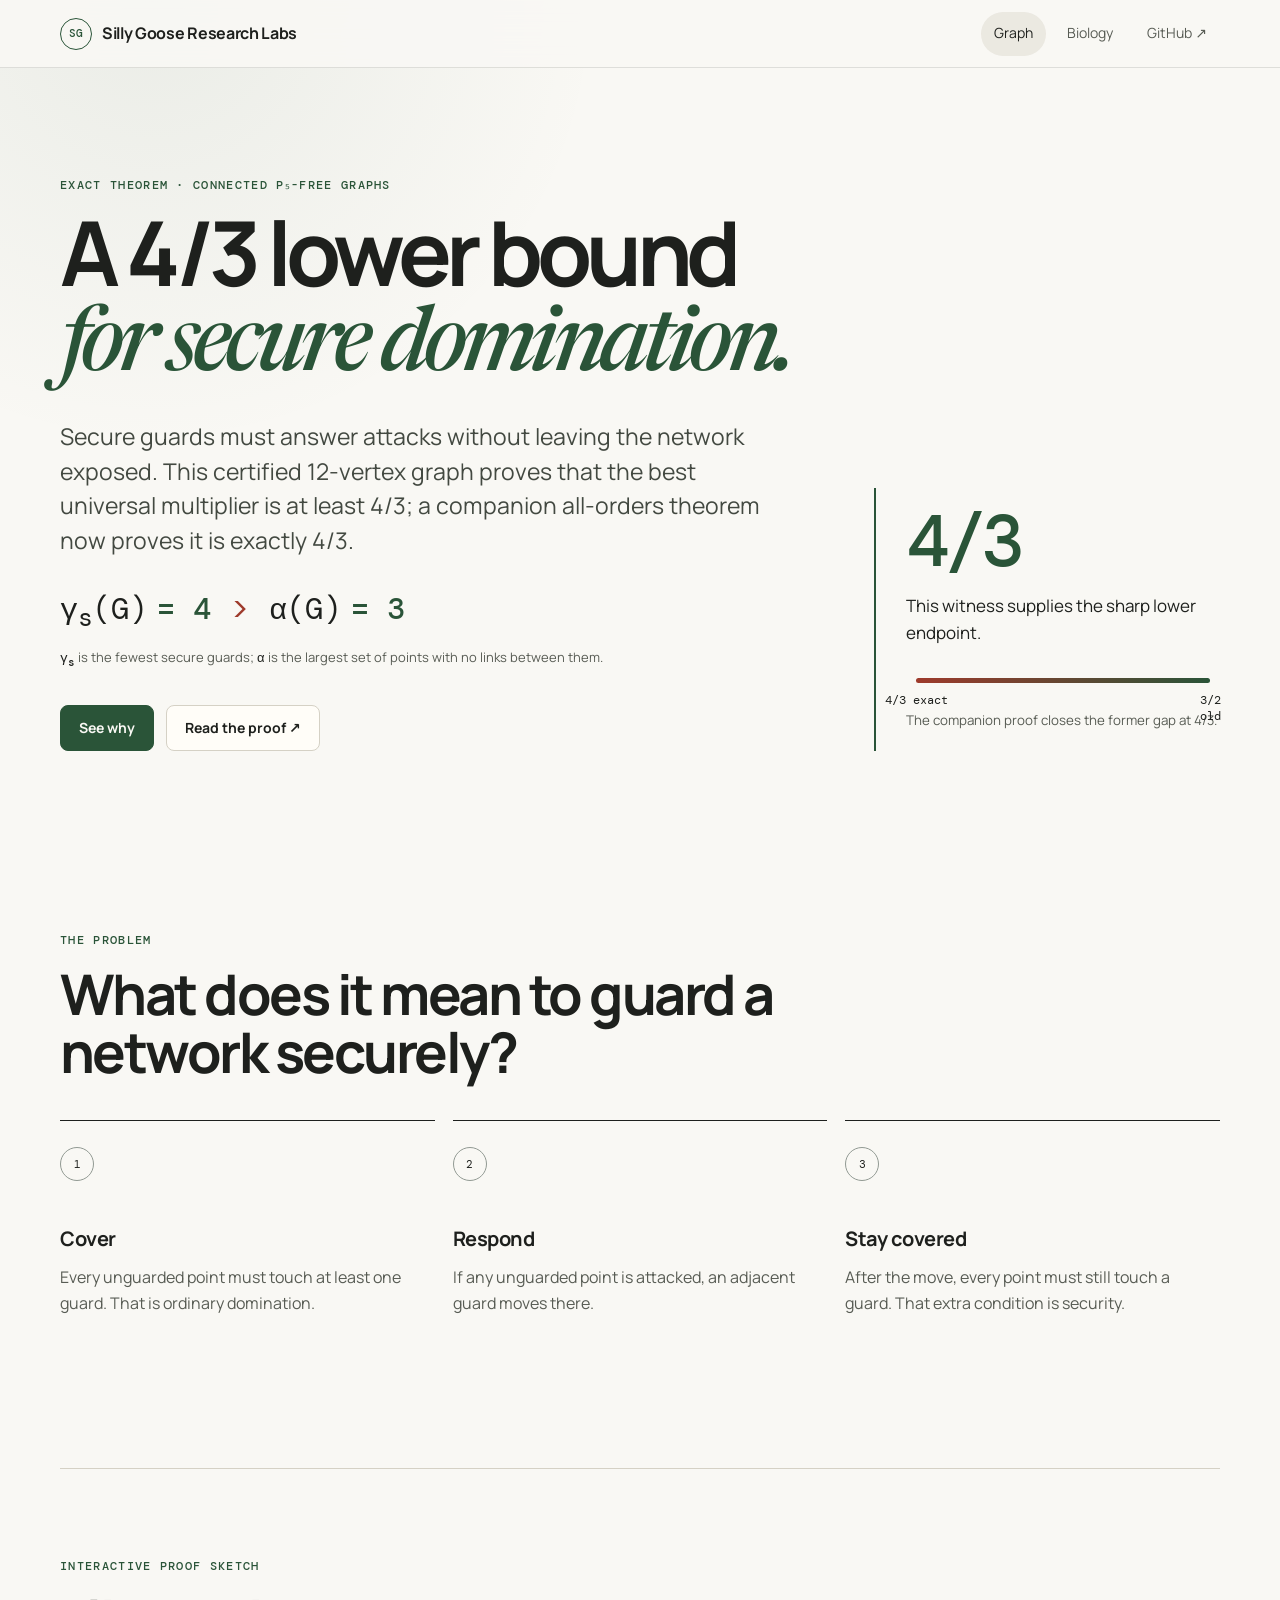
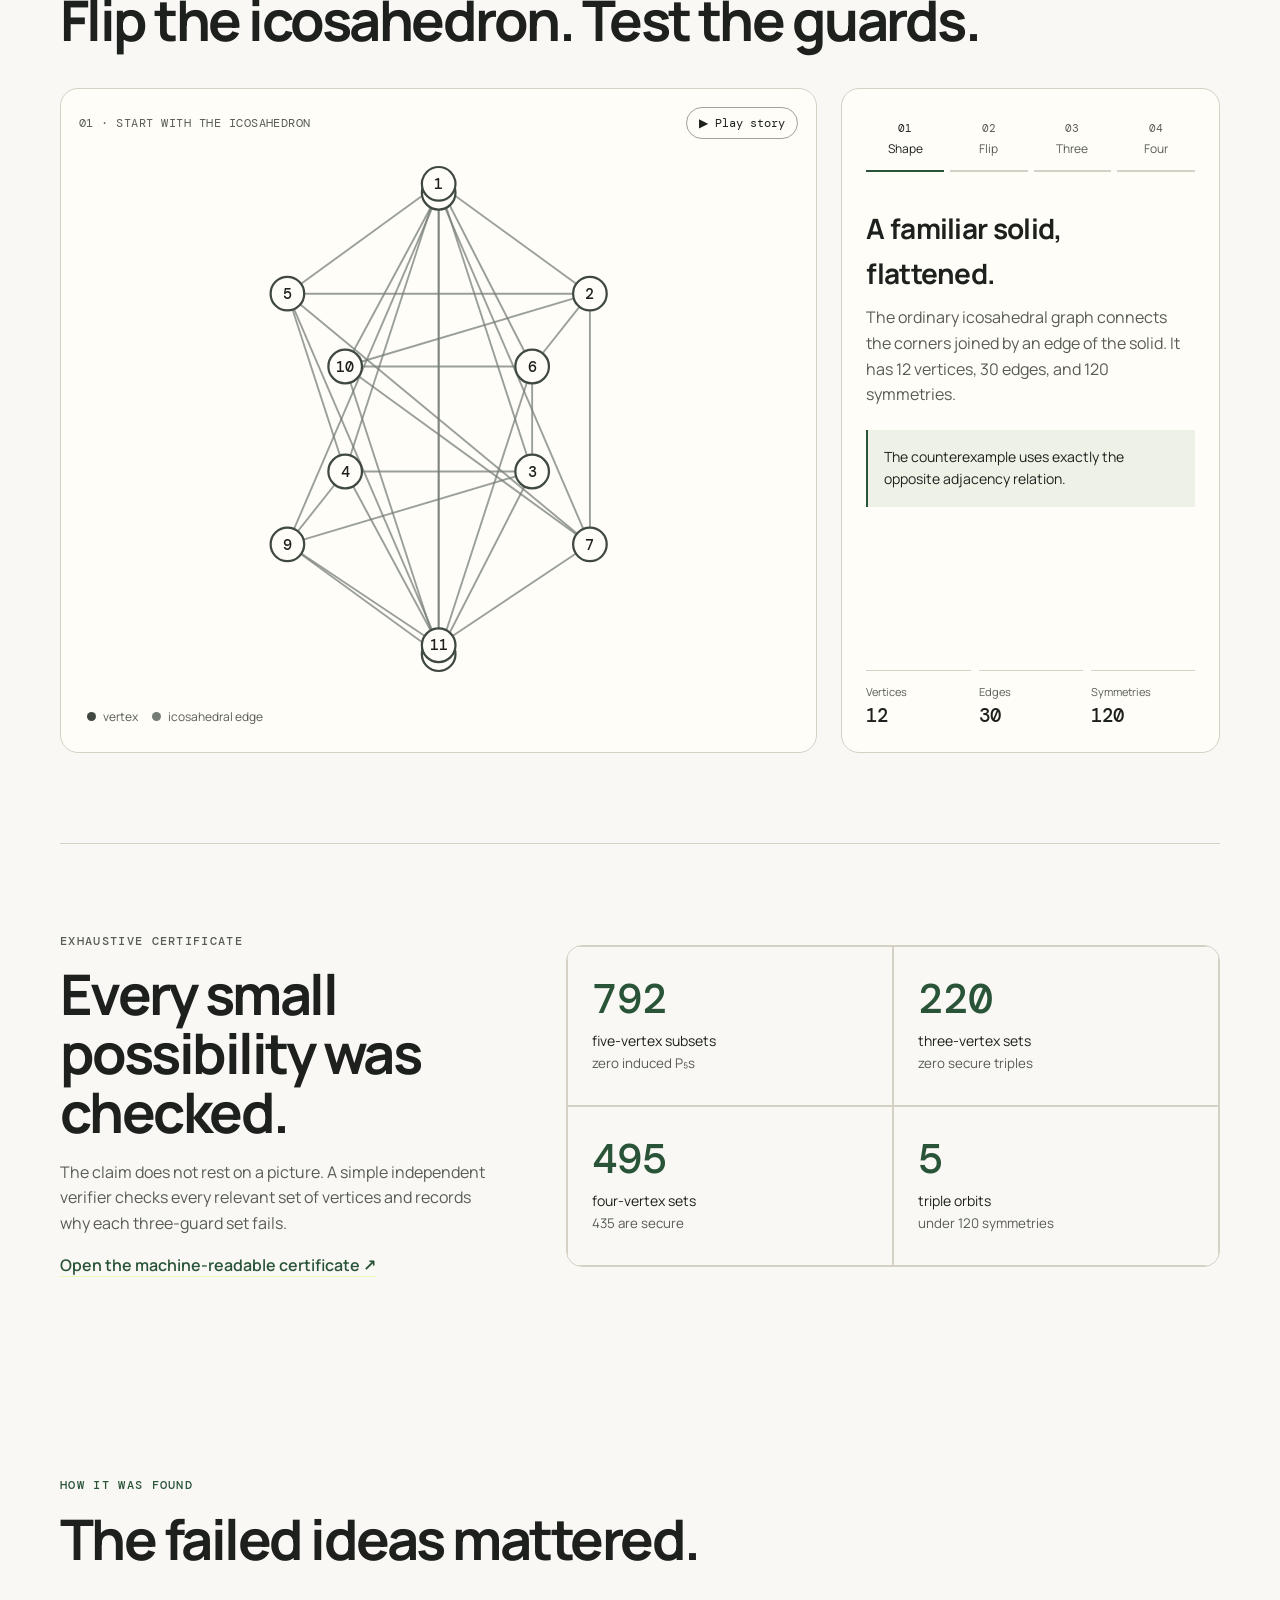
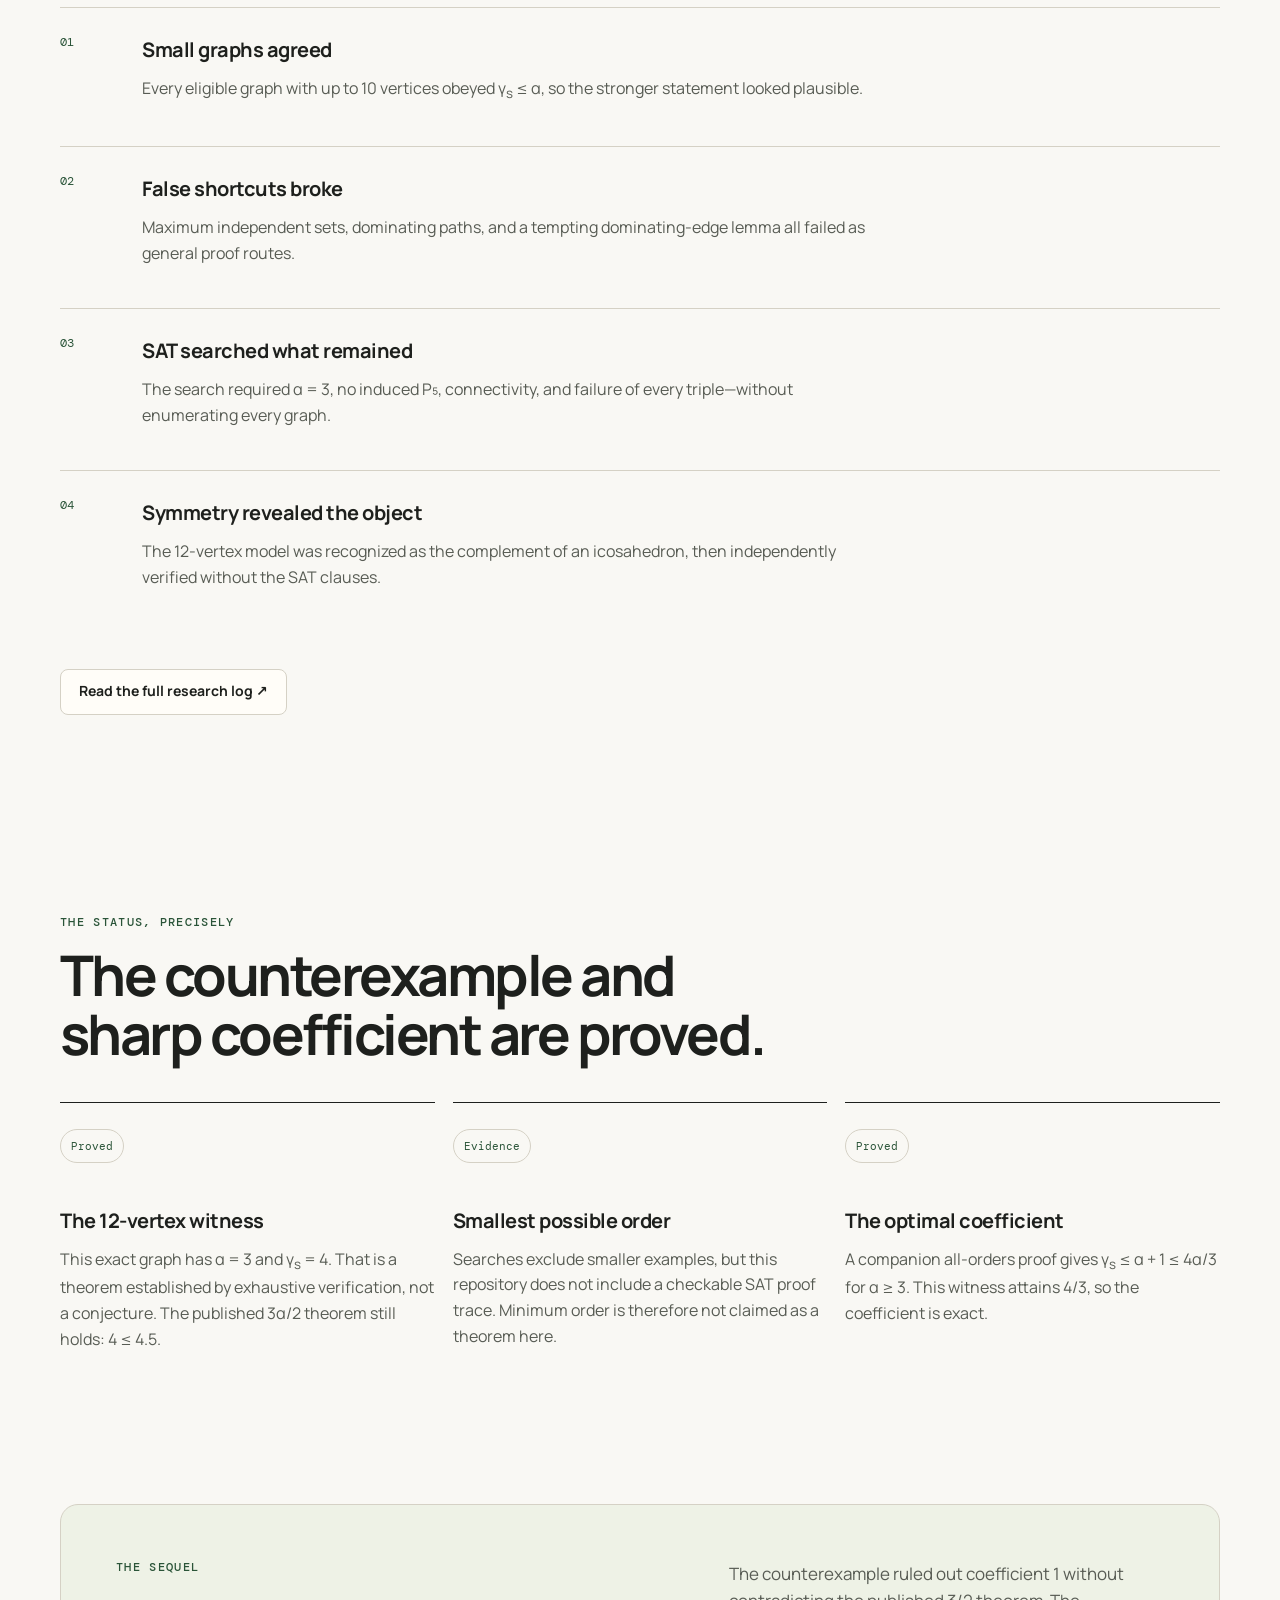
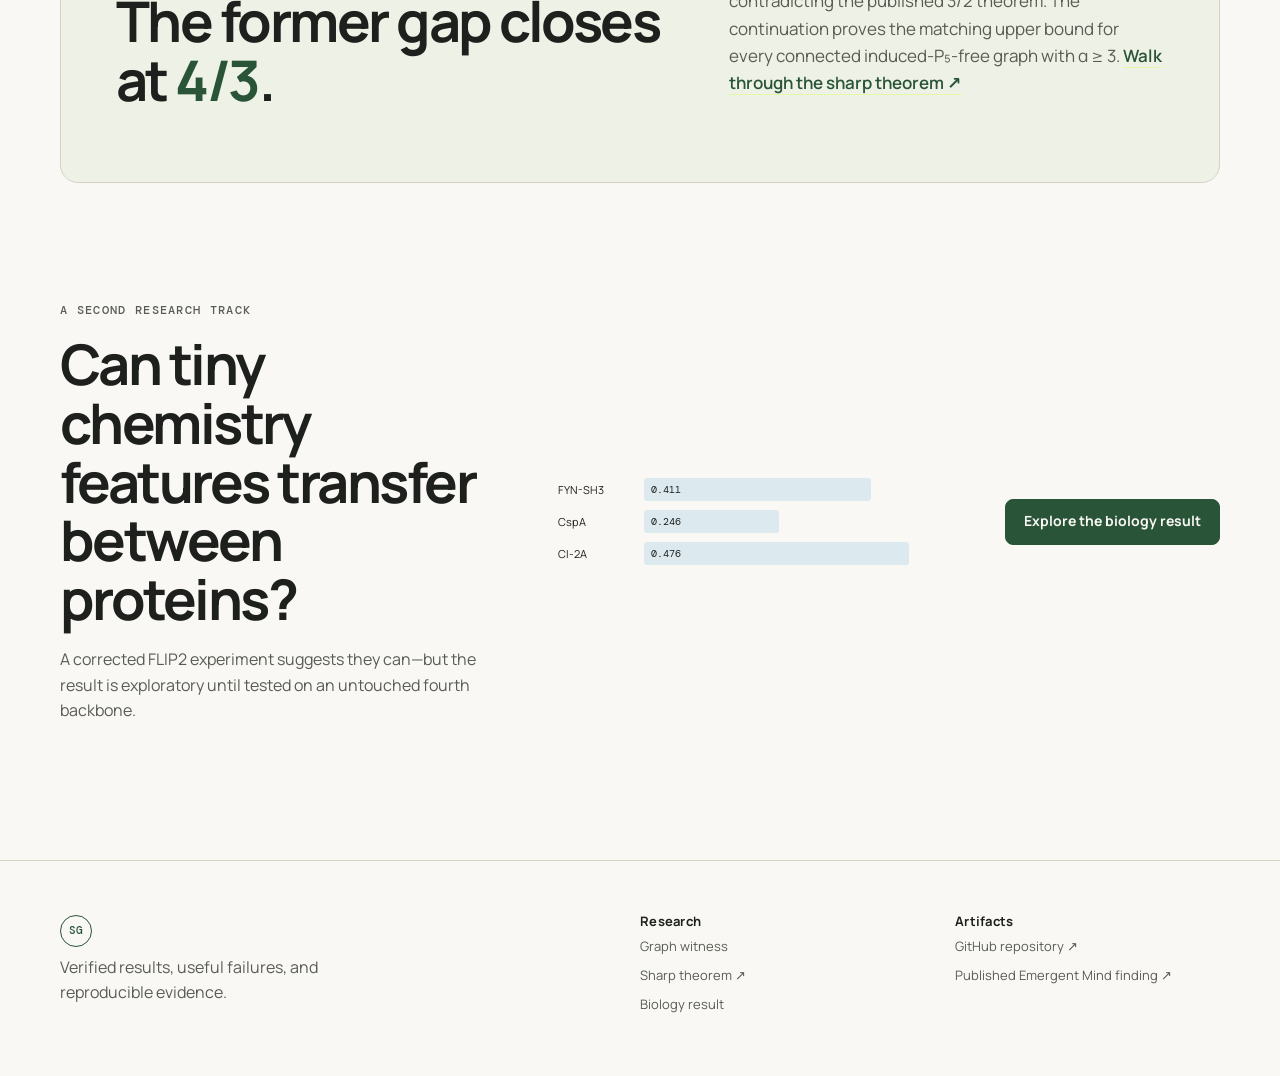
<file: site/index.html>
<!doctype html>
<html lang="en">
<head>
  <meta charset="utf-8">
  <meta name="viewport" content="width=device-width,initial-scale=1">
  <meta name="description" content="The certified 12-vertex witness behind the sharp 4/3 secure-domination coefficient for connected P5-free graphs.">
  <title>A 4/3 Lower Bound for Secure Domination in Connected P5-Free Graphs</title>
  <link rel="icon" href="assets/favicon.png" type="image/png">
  <link rel="stylesheet" href="css/site.css">
</head>
<body>
  <a class="skip-link" href="#main">Skip to the explanation</a>
  <header class="topbar">
    <a class="brand" href="/" aria-label="Silly Goose Research Labs home">
      <span class="brand-mark">SG</span><span class="brand-name">Silly Goose Research Labs</span>
    </a>
    <nav aria-label="Primary navigation">
      <a class="active" href="index.html">Graph</a>
      <a href="biology.html">Biology</a>
      <a href="https://github.com/batmanscode/ai-research">GitHub ↗</a>
    </nav>
  </header>

  <main id="main">
    <section class="hero shell">
      <div class="hero-copy">
        <p class="eyebrow">Exact theorem · Connected P₅-free graphs</p>
        <h1>A 4/3 lower bound<br><em>for secure domination.</em></h1>
        <p class="lede">Secure guards must answer attacks without leaving the network exposed. This certified 12-vertex graph proves that the best universal multiplier is at least 4/3; a companion all-orders theorem now proves it is exactly 4/3.</p>
        <div class="result-equation" aria-label="secure domination number four is greater than independence number three">
          <span>γ<sub>s</sub>(G)</span><b>= 4</b><i>&gt;</i><span>α(G)</span><b>= 3</b>
        </div>
        <p class="equation-key"><strong>γ<sub>s</sub></strong> is the fewest secure guards; <strong>α</strong> is the largest set of points with no links between them.</p>
        <div class="hero-actions">
          <a class="button primary" href="#explore">See why</a>
          <a class="button ghost" href="https://github.com/batmanscode/ai-research/blob/main/graph/secure-domination-p5-free/README.md">Read the proof ↗</a>
        </div>
      </div>
      <aside class="hero-note">
        <span class="note-number">4/3</span>
        <p>This witness supplies the sharp lower endpoint.</p>
        <div class="interval" aria-label="sharp coefficient four thirds compared with the older three halves upper bound">
          <span style="--x:0%">4/3 exact</span><span style="--x:100%">3/2 old</span>
        </div>
        <small>The companion proof closes the former gap at 4/3.</small>
      </aside>
    </section>

    <section class="plain shell">
      <div class="section-heading narrow">
        <p class="eyebrow">The problem</p>
        <h2>What does it mean to guard a network securely?</h2>
      </div>
      <div class="plain-grid">
        <article>
          <span class="plain-number">1</span>
          <h3>Cover</h3>
          <p>Every unguarded point must touch at least one guard. That is ordinary domination.</p>
        </article>
        <article>
          <span class="plain-number">2</span>
          <h3>Respond</h3>
          <p>If any unguarded point is attacked, an adjacent guard moves there.</p>
        </article>
        <article>
          <span class="plain-number">3</span>
          <h3>Stay covered</h3>
          <p>After the move, every point must still touch a guard. That extra condition is security.</p>
        </article>
      </div>
    </section>

    <section id="explore" class="explorer shell" aria-labelledby="explorer-title">
      <div class="section-heading">
        <p class="eyebrow">Interactive proof sketch</p>
        <h2 id="explorer-title">Flip the icosahedron. Test the guards.</h2>
      </div>
      <div class="explorer-grid">
        <div class="graph-stage">
          <div class="stage-topline">
            <span id="stage-label">01 · Start with the icosahedron</span>
            <button id="play-story" class="icon-button" type="button" aria-label="Play the four-step story">▶ Play story</button>
          </div>
          <svg id="graph" viewBox="0 0 500 500" role="img" aria-labelledby="graph-title graph-desc">
            <title id="graph-title">Interactive 12-vertex graph</title>
            <desc id="graph-desc">The display switches between an icosahedron, its complement, a failed three-guard set, and a successful four-guard set.</desc>
            <defs>
              <marker id="arrow" viewBox="0 0 10 10" refX="8" refY="5" markerWidth="7" markerHeight="7" orient="auto-start-reverse">
                <path d="M 0 0 L 10 5 L 0 10 z" fill="currentColor"></path>
              </marker>
            </defs>
            <g id="edge-layer"></g>
            <g id="annotation-layer"></g>
            <g id="node-layer"></g>
          </svg>
          <div class="stage-legend" id="stage-legend" aria-live="polite"></div>
        </div>
        <div class="story-panel">
          <div class="step-tabs" role="tablist" aria-label="Proof steps">
            <button role="tab" aria-selected="true" data-step="0"><span>01</span>Shape</button>
            <button role="tab" aria-selected="false" data-step="1"><span>02</span>Flip</button>
            <button role="tab" aria-selected="false" data-step="2"><span>03</span>Three</button>
            <button role="tab" aria-selected="false" data-step="3"><span>04</span>Four</button>
          </div>
          <article id="step-copy" aria-live="polite"></article>
          <dl class="live-stats">
            <div><dt>Vertices</dt><dd>12</dd></div>
            <div><dt>Edges</dt><dd id="edge-count">30</dd></div>
            <div><dt>Symmetries</dt><dd>120</dd></div>
          </dl>
        </div>
      </div>
    </section>

    <section class="evidence shell">
      <div class="evidence-copy">
        <p class="eyebrow">Exhaustive certificate</p>
        <h2>Every small possibility was checked.</h2>
        <p>The claim does not rest on a picture. A simple independent verifier checks every relevant set of vertices and records why each three-guard set fails.</p>
        <a class="text-link" href="https://github.com/batmanscode/ai-research/blob/main/graph/secure-domination-p5-free/data/counterexample_certificate.json">Open the machine-readable certificate ↗</a>
      </div>
      <div class="evidence-grid" aria-label="Exact verification counts">
        <div><strong>792</strong><span>five-vertex subsets</span><small>zero induced P₅s</small></div>
        <div><strong>220</strong><span>three-vertex sets</span><small>zero secure triples</small></div>
        <div><strong>495</strong><span>four-vertex sets</span><small>435 are secure</small></div>
        <div><strong>5</strong><span>triple orbits</span><small>under 120 symmetries</small></div>
      </div>
    </section>

    <section class="trail shell">
      <div class="section-heading">
        <p class="eyebrow">How it was found</p>
        <h2>The failed ideas mattered.</h2>
      </div>
      <ol class="timeline">
        <li><span>01</span><div><h3>Small graphs agreed</h3><p>Every eligible graph with up to 10 vertices obeyed γ<sub>s</sub> ≤ α, so the stronger statement looked plausible.</p></div></li>
        <li><span>02</span><div><h3>False shortcuts broke</h3><p>Maximum independent sets, dominating paths, and a tempting dominating-edge lemma all failed as general proof routes.</p></div></li>
        <li><span>03</span><div><h3>SAT searched what remained</h3><p>The search required α = 3, no induced P₅, connectivity, and failure of every triple—without enumerating every graph.</p></div></li>
        <li><span>04</span><div><h3>Symmetry revealed the object</h3><p>The 12-vertex model was recognized as the complement of an icosahedron, then independently verified without the SAT clauses.</p></div></li>
      </ol>
      <a class="button ghost" href="https://github.com/batmanscode/ai-research/blob/main/graph/secure-domination-p5-free/research-log.md">Read the full research log ↗</a>
    </section>

    <section class="plain shell" aria-labelledby="status-title">
      <div class="section-heading narrow">
        <p class="eyebrow">The status, precisely</p>
        <h2 id="status-title">The counterexample and sharp coefficient are proved.</h2>
      </div>
      <div class="plain-grid">
        <article>
          <span class="plain-number">Proved</span>
          <h3>The 12-vertex witness</h3>
          <p>This exact graph has α = 3 and γ<sub>s</sub> = 4. That is a theorem established by exhaustive verification, not a conjecture. The published 3α/2 theorem still holds: 4 ≤ 4.5.</p>
        </article>
        <article>
          <span class="plain-number">Evidence</span>
          <h3>Smallest possible order</h3>
          <p>Searches exclude smaller examples, but this repository does not include a checkable SAT proof trace. Minimum order is therefore not claimed as a theorem here.</p>
        </article>
        <article>
          <span class="plain-number">Proved</span>
          <h3>The optimal coefficient</h3>
          <p>A companion all-orders proof gives γ<sub>s</sub> ≤ α + 1 ≤ 4α/3 for α ≥ 3. This witness attains 4/3, so the coefficient is exact.</p>
        </article>
      </div>
    </section>

    <section class="open-gap shell">
      <div>
        <p class="eyebrow">The sequel</p>
        <h2>The former gap closes at <span>4/3</span>.</h2>
      </div>
      <p>The counterexample ruled out coefficient 1 without contradicting the published 3/2 theorem. The continuation proves the matching upper bound for every connected induced-P₅-free graph with α ≥ 3. <a class="text-link" href="/secure-domination-optimal-coefficient/">Walk through the sharp theorem ↗</a></p>
    </section>

    <section class="other-result shell">
      <div>
        <p class="eyebrow">A second research track</p>
        <h2>Can tiny chemistry features transfer between proteins?</h2>
        <p>A corrected FLIP2 experiment suggests they can—but the result is exploratory until tested on an untouched fourth backbone.</p>
      </div>
      <div class="mini-bars" aria-label="Model Spearman correlations across three proteins">
        <div><span>FYN-SH3</span><i style="--value:72%">0.411</i></div>
        <div><span>CspA</span><i style="--value:43%">0.246</i></div>
        <div><span>CI-2A</span><i style="--value:84%">0.476</i></div>
      </div>
      <a class="button primary" href="biology.html">Explore the biology result</a>
    </section>
  </main>

  <footer>
    <div class="shell footer-grid">
      <div><span class="brand-mark">SG</span><p>Verified results, useful failures, and reproducible evidence.</p></div>
      <div><h2>Research</h2><a href="index.html">Graph witness</a><a href="/secure-domination-optimal-coefficient/">Sharp theorem ↗</a><a href="biology.html">Biology result</a></div>
      <div><h2>Artifacts</h2><a href="https://github.com/batmanscode/ai-research">GitHub repository ↗</a><a href="https://www.emergentmind.com/open-problems/improve-secure-domination-bound-connected-p5-free-graphs#research-findings">Published Emergent Mind finding ↗</a></div>
    </div>
  </footer>
  <script src="js/graph-story.js"></script>
</body>
</html>
</file>
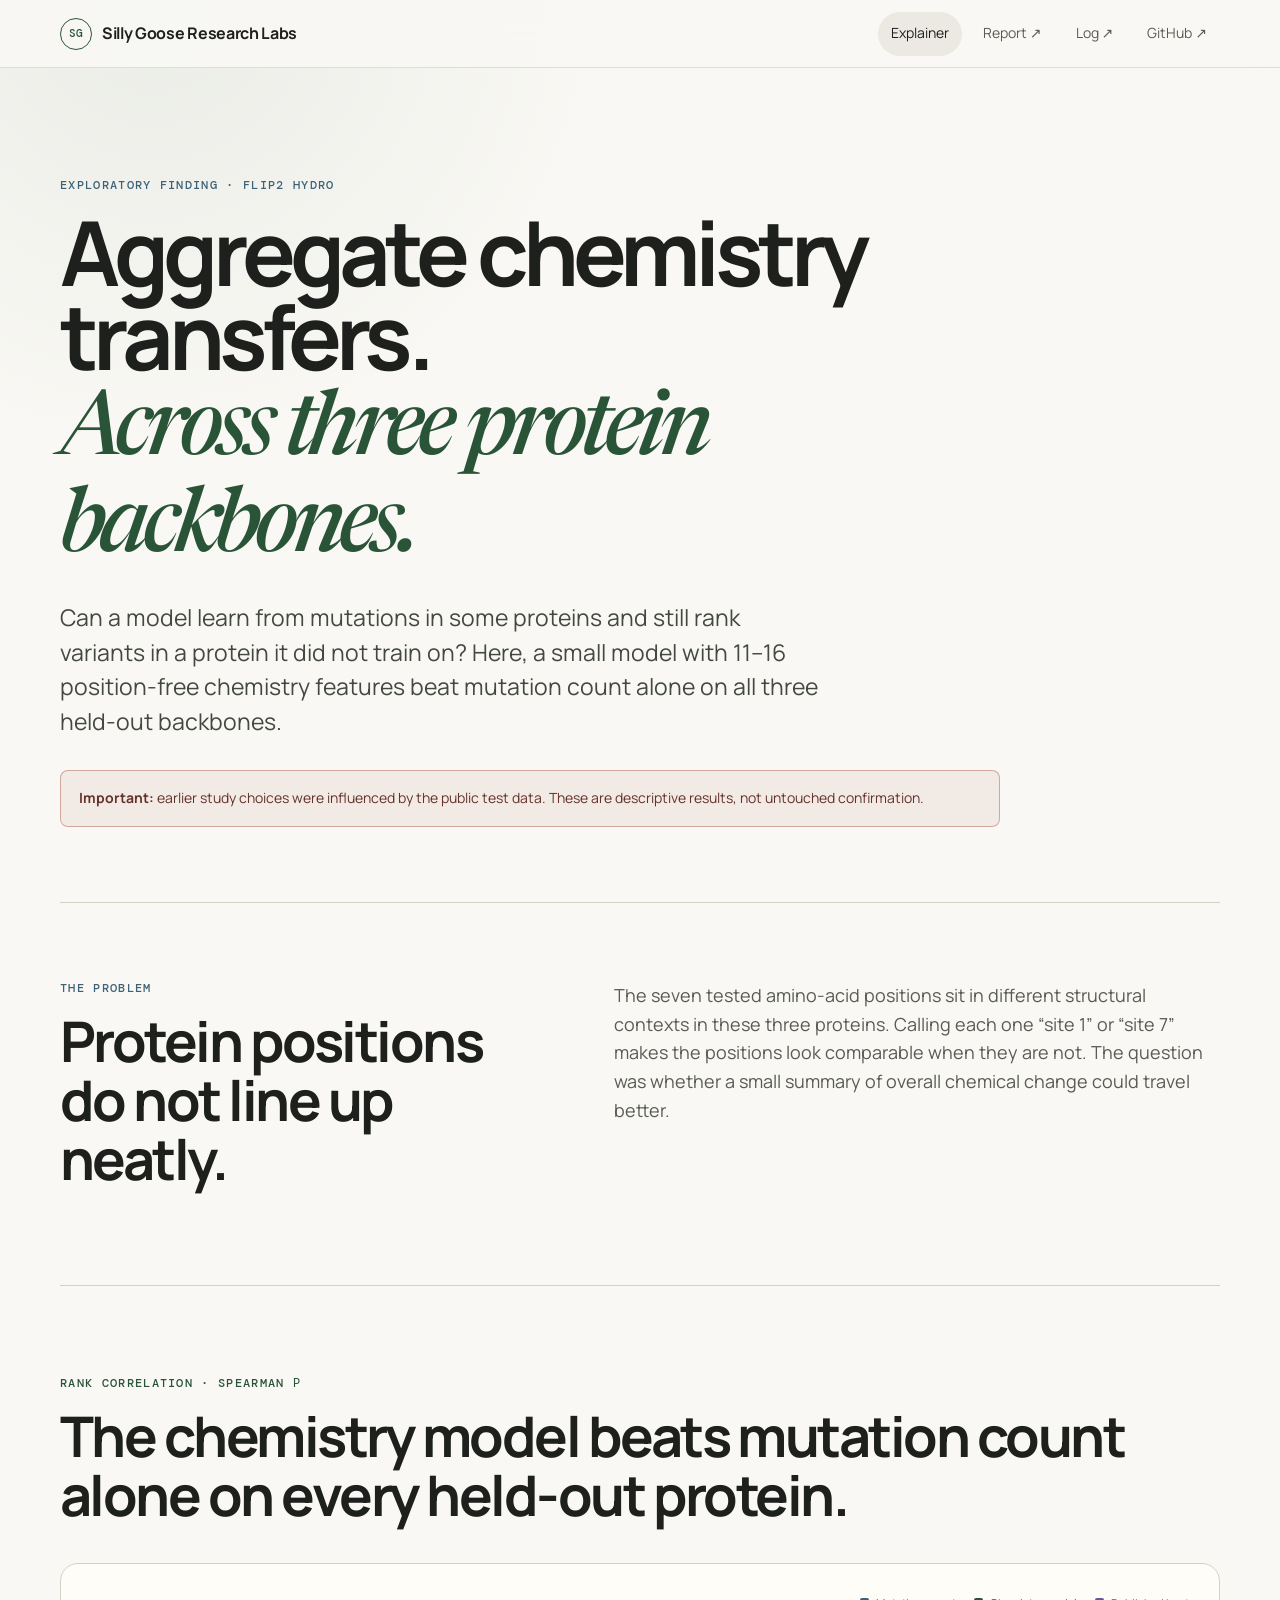
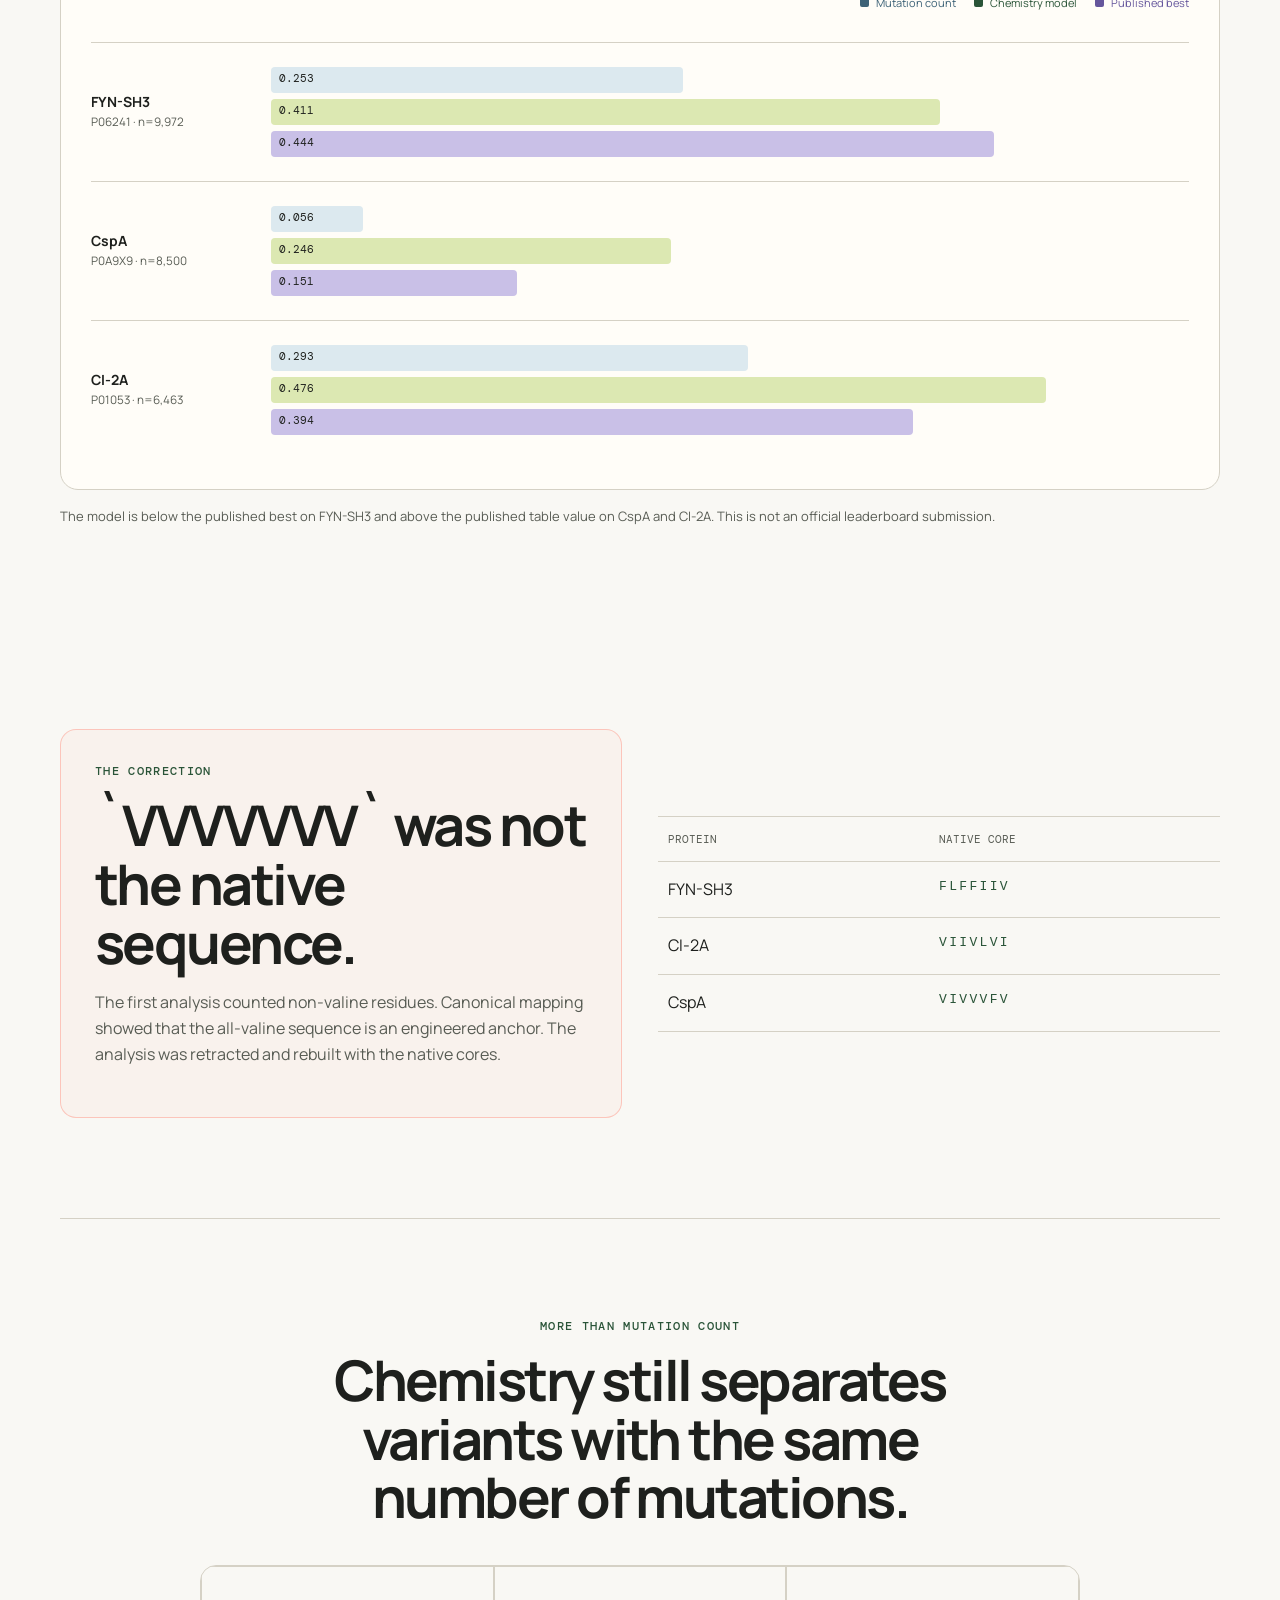
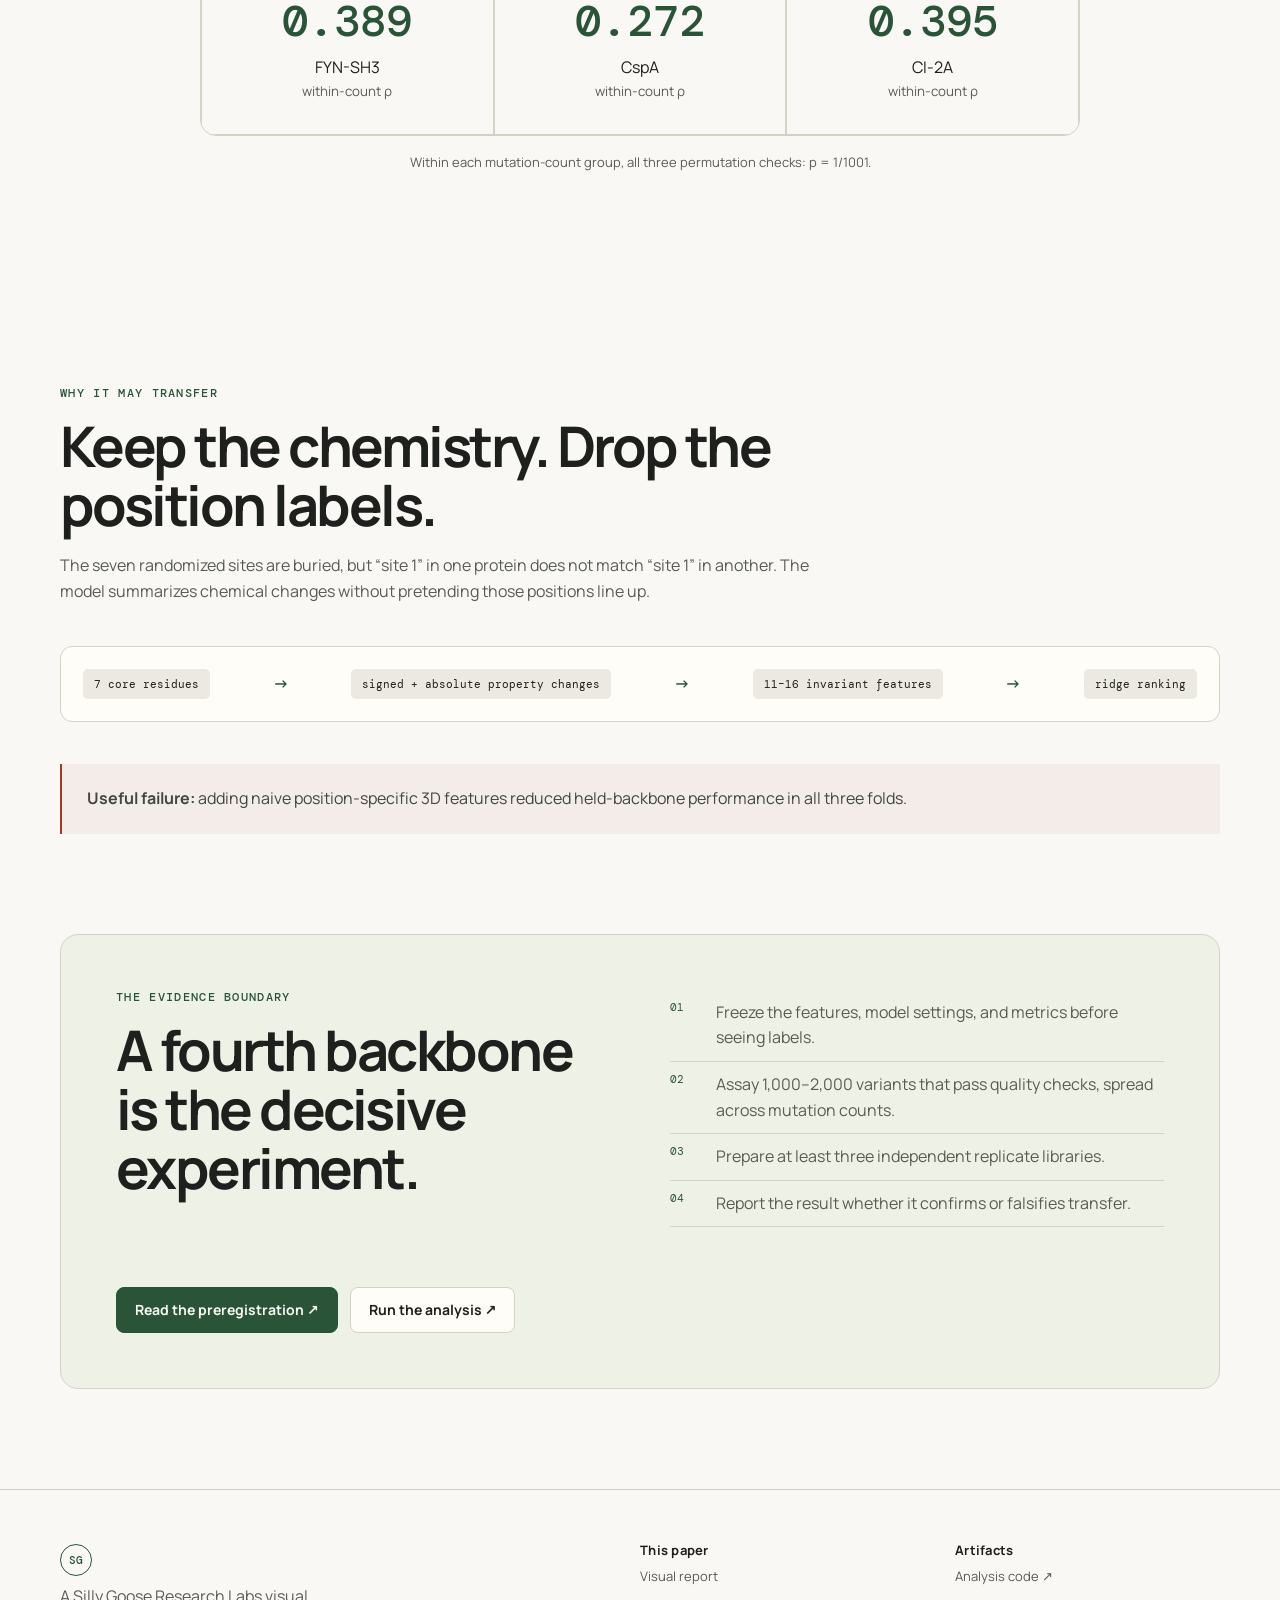
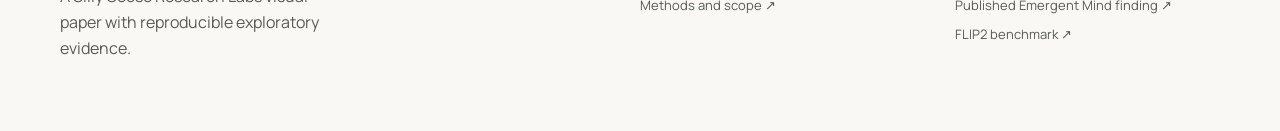
<file: biology/aggregate-chemistry-transfer/website/index.html>
<!doctype html>
<html lang="en">
<head>
  <meta charset="utf-8">
  <meta name="viewport" content="width=device-width,initial-scale=1">
  <meta name="description" content="An exploratory test of a small aggregate-chemistry model across three held-out protein backbones.">
  <title>A Small Aggregate-Chemistry Model Transfers Across Three Protein Backbones</title>
  <link rel="icon" href="favicon.png" type="image/png">
  <link rel="stylesheet" href="css/site.css">
</head>
<body class="biology-page">
  <a class="skip-link" href="#main">Skip to the report</a>
  <header class="topbar">
    <a class="brand" href="/" aria-label="Silly Goose Research Labs home"><span class="brand-mark">SG</span><span class="brand-name">Silly Goose Research Labs</span></a>
    <nav aria-label="Primary navigation">
      <a class="active" href="index.html">Explainer</a>
      <a href="https://github.com/batmanscode/ai-research/blob/main/biology/aggregate-chemistry-transfer/README.md">Report ↗</a>
      <a href="https://github.com/batmanscode/ai-research/blob/main/biology/aggregate-chemistry-transfer/research-log.md">Log ↗</a>
      <a href="https://github.com/batmanscode/ai-research">GitHub ↗</a>
    </nav>
  </header>
  <main id="main">
    <section class="bio-hero shell">
      <p class="eyebrow">Exploratory finding · FLIP2 Hydro</p>
      <h1>Aggregate chemistry transfers.<br><em>Across three protein backbones.</em></h1>
      <p class="lede">Can a model learn from mutations in some proteins and still rank variants in a protein it did not train on? Here, a small model with 11–16 position-free chemistry features beat mutation count alone on all three held-out backbones.</p>
      <div class="caveat"><strong>Important:</strong> earlier study choices were influenced by the public test data. These are descriptive results, not untouched confirmation.</div>
    </section>

    <section class="problem-intro shell">
      <div>
        <p class="eyebrow">The problem</p>
        <h2>Protein positions do not line up neatly.</h2>
      </div>
      <p>The seven tested amino-acid positions sit in different structural contexts in these three proteins. Calling each one “site 1” or “site 7” makes the positions look comparable when they are not. The question was whether a small summary of overall chemical change could travel better.</p>
    </section>

    <section class="bio-chart shell" aria-labelledby="bio-chart-title">
      <div class="section-heading">
        <p class="eyebrow">Rank correlation · Spearman ρ</p>
        <h2 id="bio-chart-title">The chemistry model beats mutation count alone on every held-out protein.</h2>
      </div>
      <div class="bar-chart" role="img" aria-label="For FYN-SH3 baseline 0.253, model 0.411, official best 0.444. For CspA baseline 0.056, model 0.246, official best 0.151. For CI-2A baseline 0.293, model 0.476, official best 0.394.">
        <div class="chart-legend"><span class="base">Mutation count</span><span class="ours">Chemistry model</span><span class="official">Published best</span></div>
        <div class="chart-row"><b>FYN-SH3<small>P06241 · n=9,972</small></b><div class="track"><i class="base" style="--w:44.9%">0.253</i><i class="ours" style="--w:72.9%">0.411</i><i class="official" style="--w:78.8%">0.444</i></div></div>
        <div class="chart-row"><b>CspA<small>P0A9X9 · n=8,500</small></b><div class="track"><i class="base" style="--w:10%">0.056</i><i class="ours" style="--w:43.6%">0.246</i><i class="official" style="--w:26.8%">0.151</i></div></div>
        <div class="chart-row"><b>CI-2A<small>P01053 · n=6,463</small></b><div class="track"><i class="base" style="--w:52%">0.293</i><i class="ours" style="--w:84.4%">0.476</i><i class="official" style="--w:69.9%">0.394</i></div></div>
      </div>
      <p class="chart-note">The model is below the published best on FYN-SH3 and above the published table value on CspA and CI-2A. This is not an official leaderboard submission.</p>
    </section>

    <section class="bio-correction shell">
      <div class="correction-card">
        <p class="eyebrow">The correction</p>
        <h2>`VVVVVVV` was not the native sequence.</h2>
        <p>The first analysis counted non-valine residues. Canonical mapping showed that the all-valine sequence is an engineered anchor. The analysis was retracted and rebuilt with the native cores.</p>
      </div>
      <div class="core-table" role="table" aria-label="Correct native core sequences">
        <div role="row"><span role="columnheader">Protein</span><span role="columnheader">Native core</span></div>
        <div role="row"><span>FYN-SH3</span><code>FLFFIIV</code></div>
        <div role="row"><span>CI-2A</span><code>VIIVLVI</code></div>
        <div role="row"><span>CspA</span><code>VIVVVFV</code></div>
      </div>
    </section>

    <section class="signal shell">
      <div class="section-heading narrow">
        <p class="eyebrow">More than mutation count</p>
        <h2>Chemistry still separates variants with the same number of mutations.</h2>
      </div>
      <div class="signal-grid">
        <div><strong>0.389</strong><span>FYN-SH3</span><small>within-count ρ</small></div>
        <div><strong>0.272</strong><span>CspA</span><small>within-count ρ</small></div>
        <div><strong>0.395</strong><span>CI-2A</span><small>within-count ρ</small></div>
      </div>
      <p class="center-note">Within each mutation-count group, all three permutation checks: p = 1/1001.</p>
    </section>

    <section class="method shell">
      <div>
        <p class="eyebrow">Why it may transfer</p>
        <h2>Keep the chemistry. Drop the position labels.</h2>
        <p>The seven randomized sites are buried, but “site 1” in one protein does not match “site 1” in another. The model summarizes chemical changes without pretending those positions line up.</p>
      </div>
      <div class="method-flow" aria-label="Method flow">
        <span>7 core residues</span><b>→</b><span>signed + absolute property changes</span><b>→</b><span>11–16 invariant features</span><b>→</b><span>ridge ranking</span>
      </div>
      <blockquote><strong>Useful failure:</strong> adding naive position-specific 3D features reduced held-backbone performance in all three folds.</blockquote>
    </section>

    <section class="next-study shell">
      <div>
        <p class="eyebrow">The evidence boundary</p>
        <h2>A fourth backbone is the decisive experiment.</h2>
      </div>
      <ol>
        <li><span>01</span>Freeze the features, model settings, and metrics before seeing labels.</li>
        <li><span>02</span>Assay 1,000–2,000 variants that pass quality checks, spread across mutation counts.</li>
        <li><span>03</span>Prepare at least three independent replicate libraries.</li>
        <li><span>04</span>Report the result whether it confirms or falsifies transfer.</li>
      </ol>
      <div class="next-actions"><a class="button primary" href="https://github.com/batmanscode/ai-research/blob/main/biology/aggregate-chemistry-transfer/fourth_backbone_preregistration.md">Read the preregistration ↗</a><a class="button ghost" href="https://github.com/batmanscode/ai-research/blob/main/biology/aggregate-chemistry-transfer/native_core_transfer.py">Run the analysis ↗</a></div>
    </section>
  </main>
  <footer><div class="shell footer-grid"><div><span class="brand-mark">SG</span><p>A Silly Goose Research Labs visual paper with reproducible exploratory evidence.</p></div><div><h2>This paper</h2><a href="index.html">Visual report</a><a href="https://github.com/batmanscode/ai-research/blob/main/biology/aggregate-chemistry-transfer/README.md">Methods and scope ↗</a></div><div><h2>Artifacts</h2><a href="https://github.com/batmanscode/ai-research/blob/main/biology/aggregate-chemistry-transfer/native_core_transfer.py">Analysis code ↗</a><a href="https://www.emergentmind.com/open-problems/mechanisms-one-hot-protein-representation-performance#research-findings">Published Emergent Mind finding ↗</a><a href="https://flip.protein.properties/">FLIP2 benchmark ↗</a></div></div></footer>
</body>
</html>
</file>
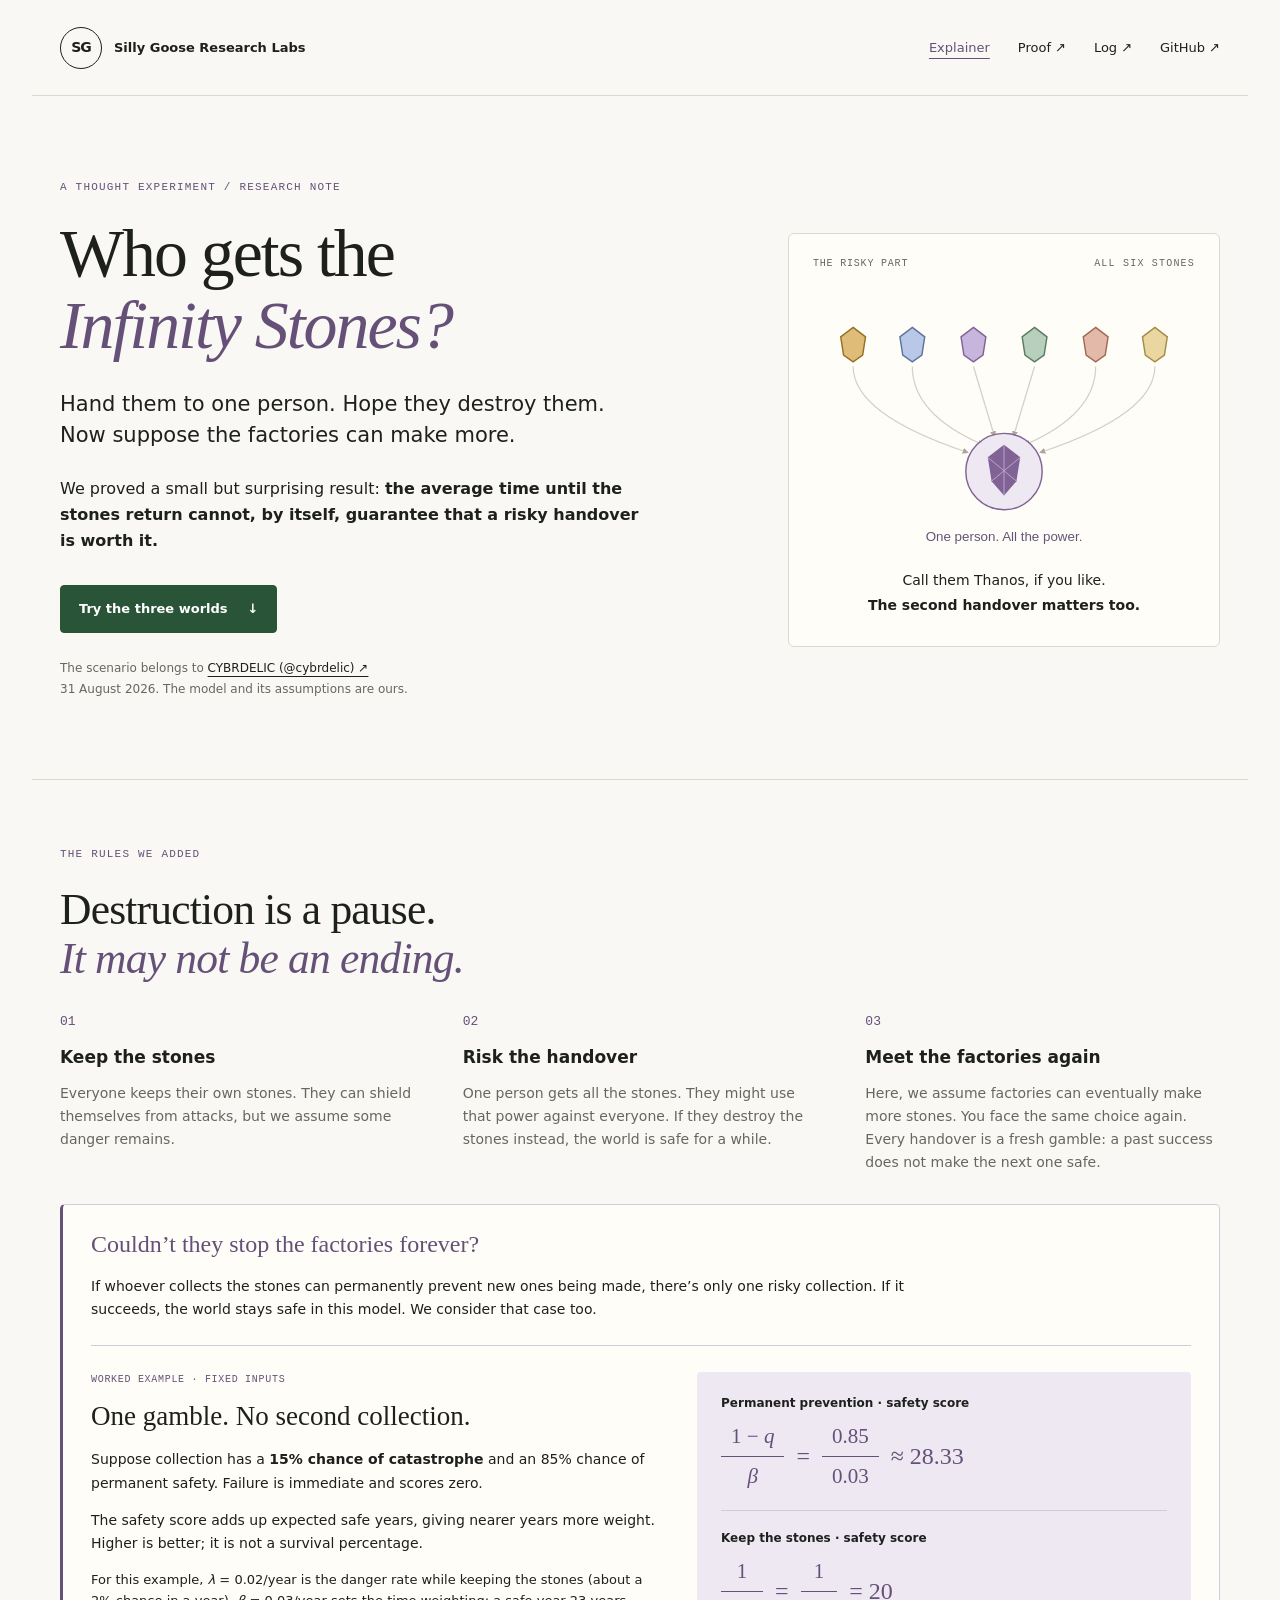
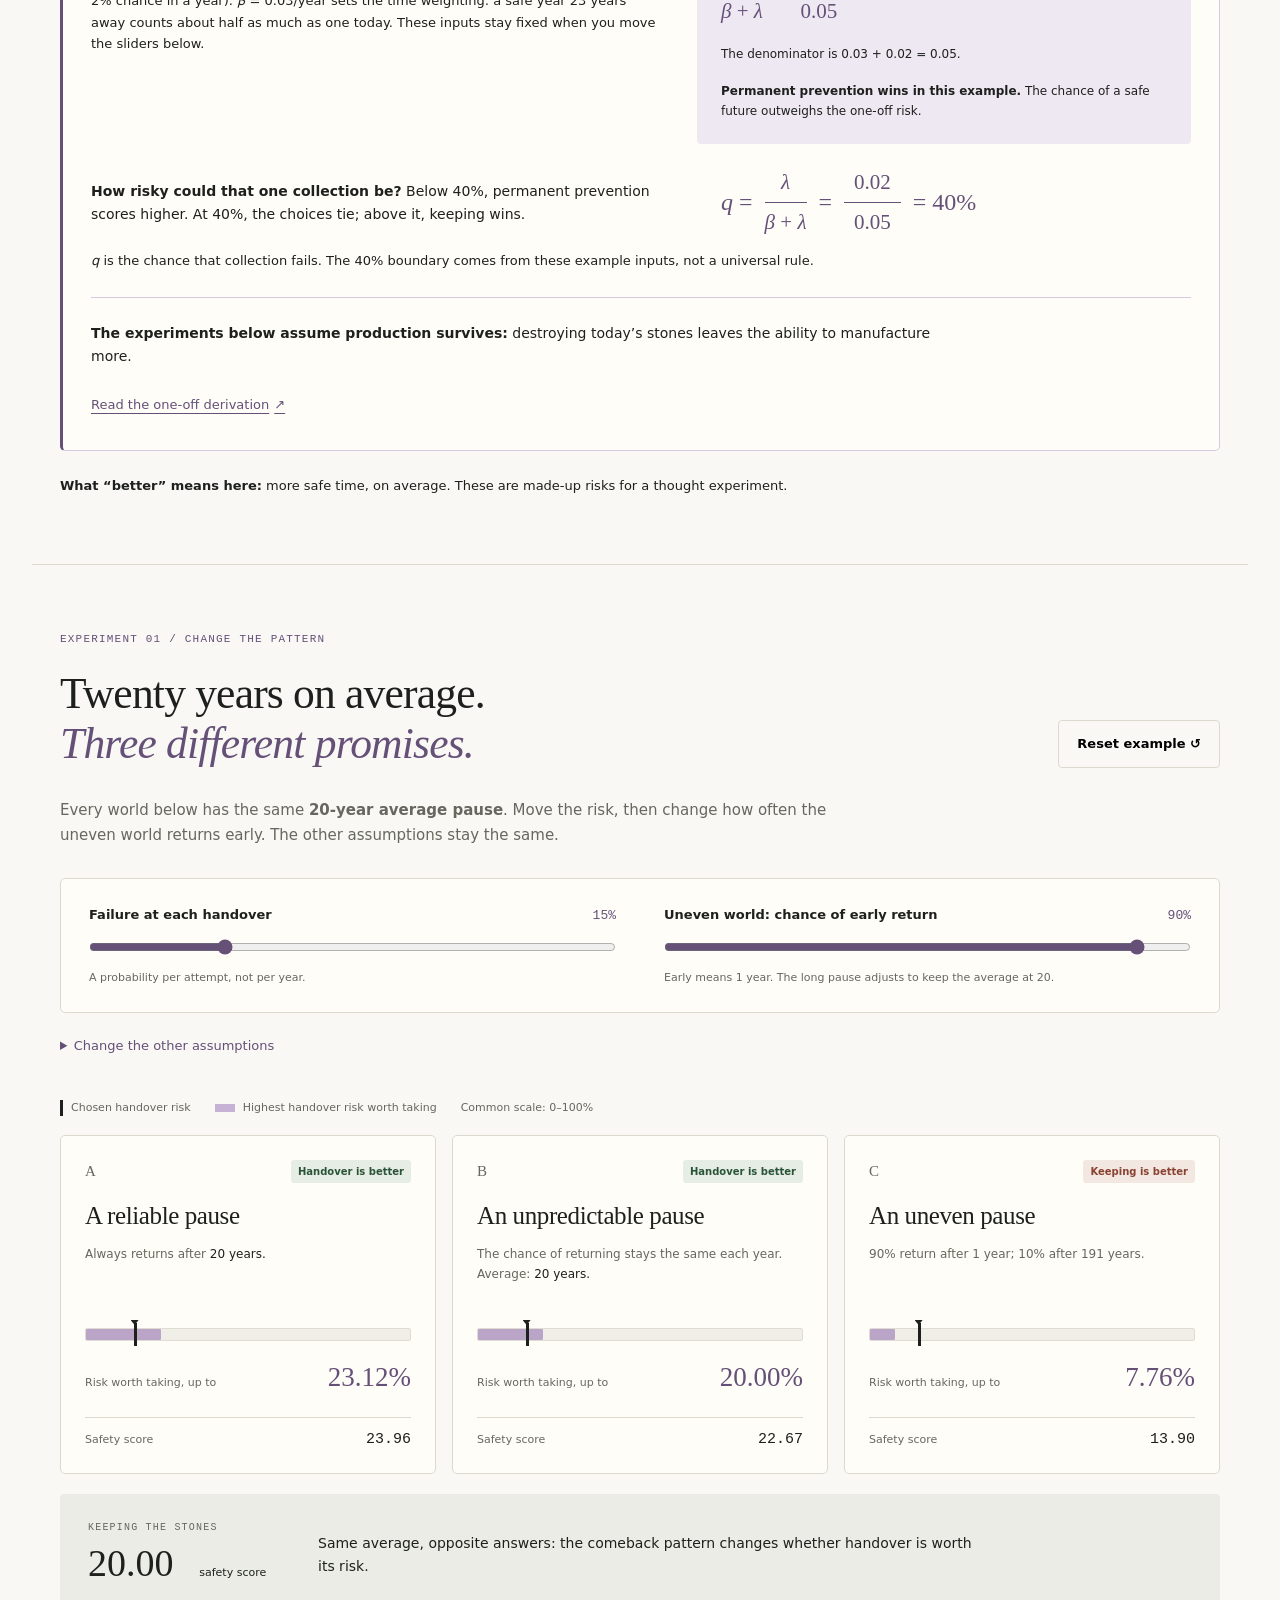
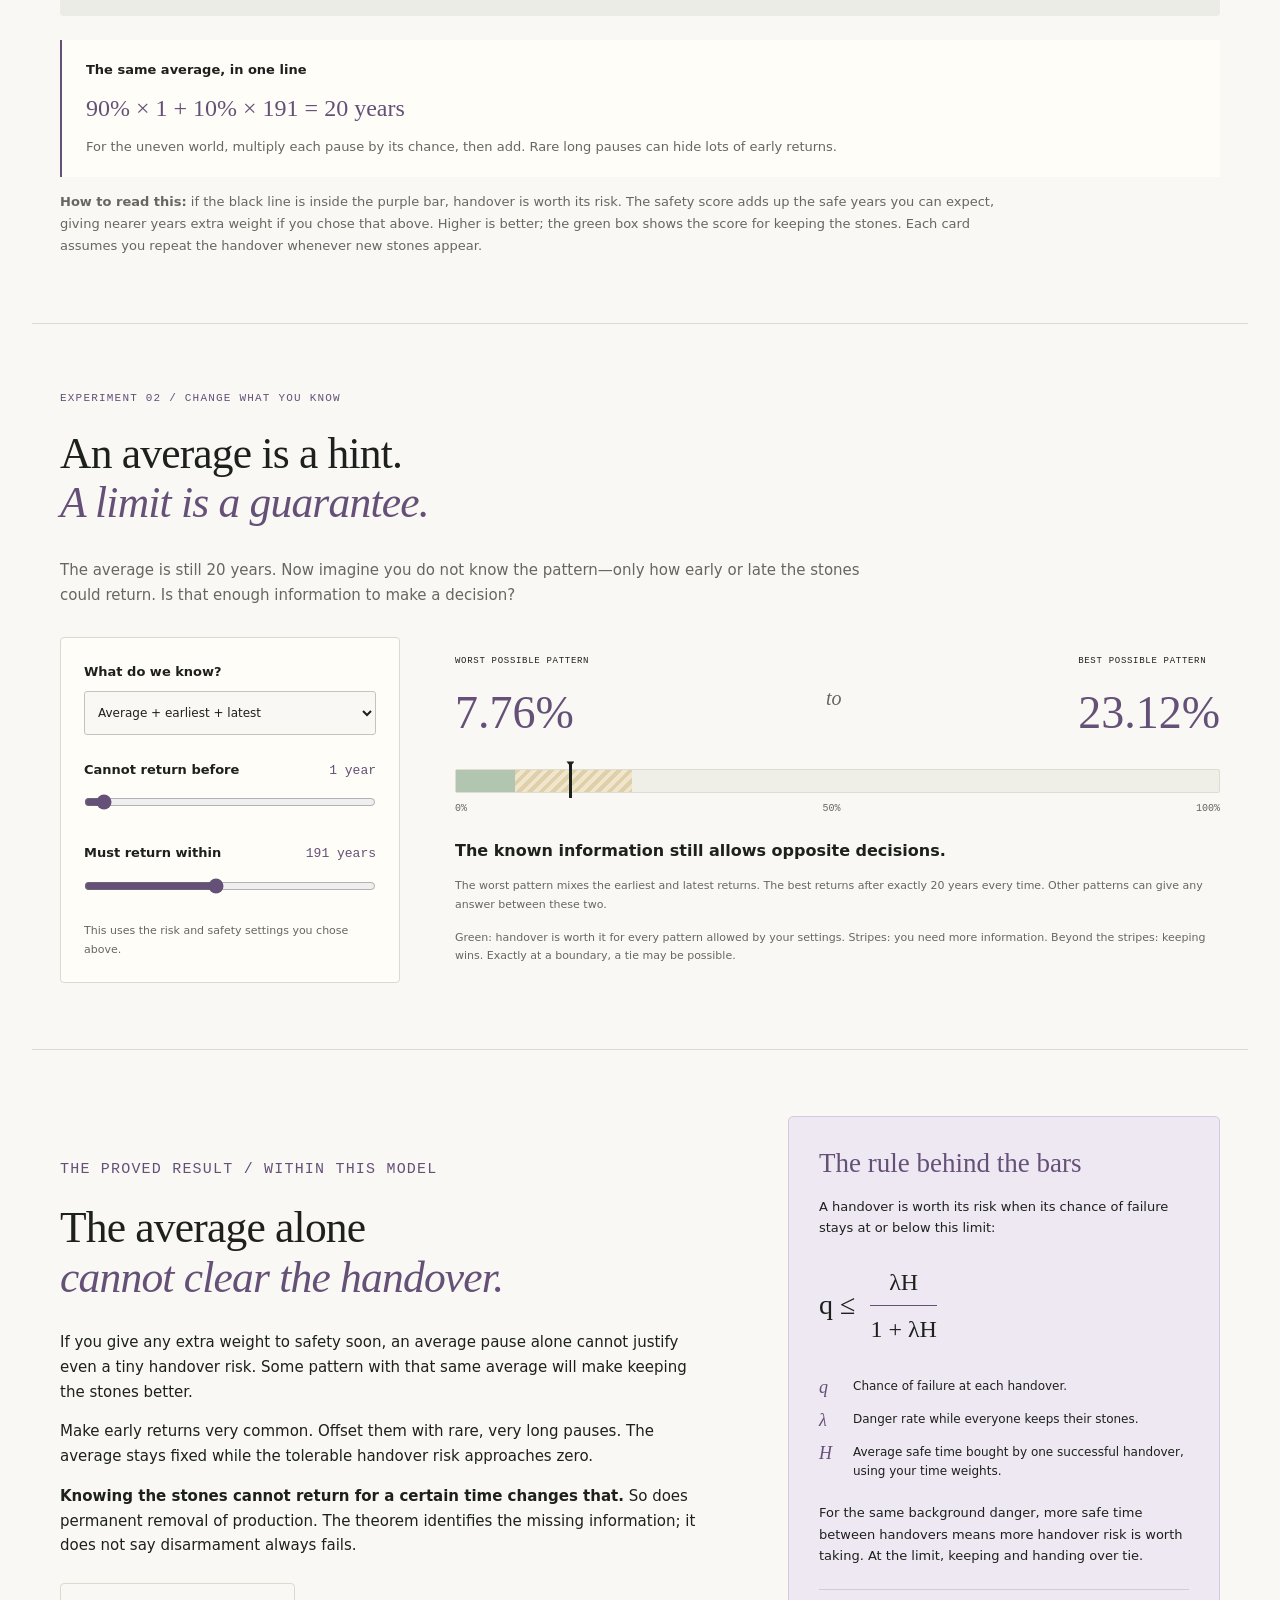
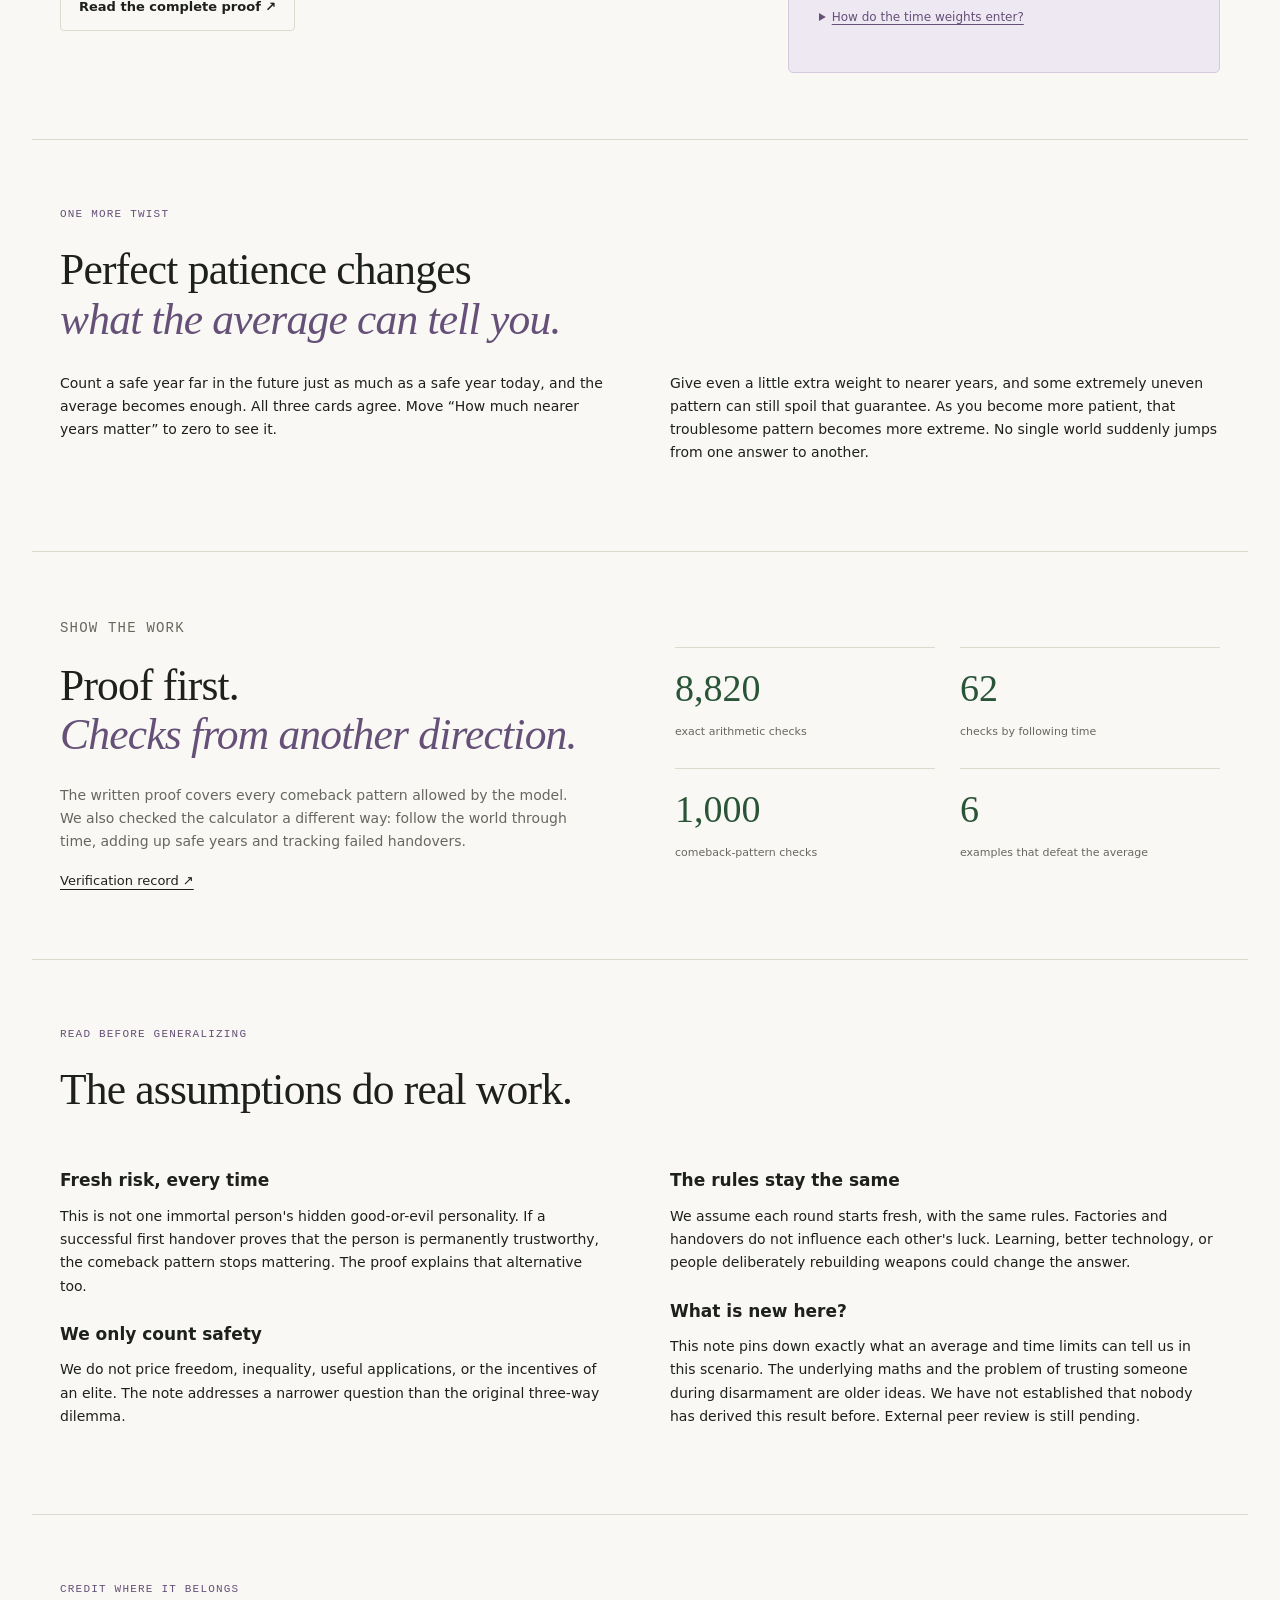
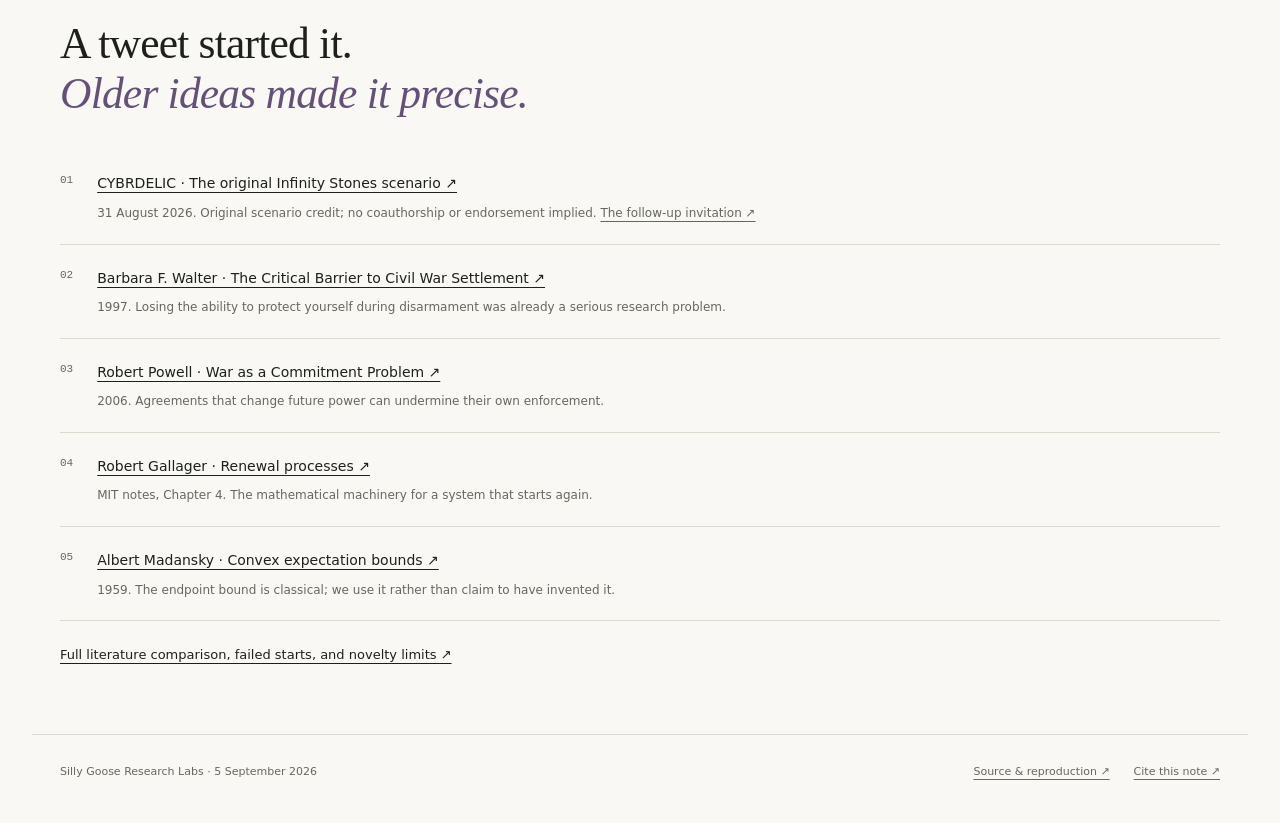
<file: decision-theory/infinity-stones/website/index.html>
<!doctype html>
<html lang="en">
<head>
  <meta charset="utf-8">
  <meta name="viewport" content="width=device-width,initial-scale=1">
  <meta name="description" content="An interactive research note: the same average time until the Infinity Stones return can imply opposite disarmament decisions. Explore a proved robustness bound and its assumptions.">
  <meta name="theme-color" content="#f9f8f4">
  <title>Who gets the Infinity Stones? — Silly Goose Research Labs</title>
  <link rel="icon" href="favicon.png" type="image/png">
  <link rel="stylesheet" href="css/site.css?v=085f447ca5ed">
  <script src="js/model.js" defer></script>
  <script src="js/explorer.js" defer></script>
</head>
<body>
  <a class="skip-link" href="#main">Skip to the research</a>
  <header class="topbar shell">
    <a class="brand" href="/" aria-label="Silly Goose Research Labs home"><span class="brand-mark">SG</span><span class="brand-name">Silly Goose Research Labs</span></a>
    <nav aria-label="Primary navigation">
      <a href="index.html" aria-current="page">Explainer</a>
      <a href="https://github.com/batmanscode/ai-research/blob/main/decision-theory/infinity-stones/proof.md">Proof <span aria-hidden="true">↗</span></a>
      <a href="https://github.com/batmanscode/ai-research/blob/main/decision-theory/infinity-stones/research-log.md">Log <span aria-hidden="true">↗</span></a>
      <a href="https://github.com/batmanscode/ai-research">GitHub <span aria-hidden="true">↗</span></a>
    </nav>
  </header>
  <main id="main">
    <section class="hero shell">
      <div>
        <p class="eyebrow">A thought experiment / Research note</p>
        <h1>Who gets the<br><em>Infinity Stones?</em></h1>
        <p class="lede">Hand them to one person. Hope they destroy them. Now suppose the factories can make more.</p>
        <p class="hero-finding">We proved a small but surprising result: <strong>the average time until the stones return cannot, by itself, guarantee that a risky handover is worth it.</strong></p>
        <a class="button primary" href="#explore">Try the three worlds <span aria-hidden="true">↓</span></a>
        <p class="credit">The scenario belongs to <a href="https://x.com/cybrdelic/status/2094237445240102951">CYBRDELIC (@cybrdelic) ↗</a><br>31 August 2026. The model and its assumptions are ours.</p>
      </div>
      <aside class="handover-diagram" aria-label="The risky part">
        <div class="diagram-top"><span class="mini-label">The risky part</span><span class="folio">All six stones</span></div>
        <svg viewBox="0 0 400 280" role="img" aria-labelledby="stones-title stones-desc">
          <title id="stones-title">Six separately owned stones pass to one person</title>
          <desc id="stones-desc">Distribution protects multiple owners. Collecting the stones concentrates power before destruction can occur. A successful destruction may be temporary if factories restart.</desc>
          <defs><marker id="arrow" viewBox="0 0 10 10" refX="8" refY="5" markerWidth="5" markerHeight="5" orient="auto-start-reverse"><path d="M0 0 10 5 0 10z" fill="#aba799"/></marker><path id="gem" d="M0 -17 13 -7 10 12 0 19 -10 12 -13 -7z"/></defs>
          <g fill="none" stroke="#d4d0c6" stroke-width="1.3" marker-end="url(#arrow)"><path d="M42 77Q42 127 162 167"/><path d="M104 77Q104 127 178 159"/><path d="M168 77 190 150"/><path d="M232 77 210 150"/><path d="M296 77Q296 127 222 159"/><path d="M358 77Q358 127 238 167"/></g>
          <g stroke-width="1.5"><use href="#gem" transform="translate(42 53)" fill="#dfbc77" stroke="#947027"/><use href="#gem" transform="translate(104 53)" fill="#b9c8e8" stroke="#5c739a"/><use href="#gem" transform="translate(168 53)" fill="#c8b5dd" stroke="#806394"/><use href="#gem" transform="translate(232 53)" fill="#b8cfbd" stroke="#597c5f"/><use href="#gem" transform="translate(296 53)" fill="#e3b9aa" stroke="#a16955"/><use href="#gem" transform="translate(358 53)" fill="#e9d6a1" stroke="#a48b46"/></g>
          <circle cx="200" cy="187" r="40" fill="#eee8f3" stroke="#806394" stroke-width="1.5"/>
          <path d="m200 159 17 13-4 25-13 15-13-15-4-25z" fill="#806394"/>
          <path d="m200 159 0 53m-17-40 30 25m4-25-30 25" fill="none" stroke="#bda8cf" stroke-width="1"/>
          <text x="200" y="260" text-anchor="middle" fill="#665477" font-size="14" font-family="sans-serif">One person. All the power.</text>
        </svg>
        <p>Call them Thanos, if you like.<br><strong>The second handover matters too.</strong></p>
      </aside>
    </section>

    <section class="setup shell" aria-labelledby="setup-title">
      <div class="section-heading"><p class="eyebrow">The rules we added</p><h2 id="setup-title">Destruction is a pause.<br><em>It may not be an ending.</em></h2></div>
      <div class="steps">
        <article><span class="step-number">01</span><h3>Keep the stones</h3><p>Everyone keeps their own stones. They can shield themselves from attacks, but we assume some danger remains.</p></article>
        <article><span class="step-number">02</span><h3>Risk the handover</h3><p>One person gets all the stones. They might use that power against everyone. If they destroy the stones instead, the world is safe for a while.</p></article>
        <article><span class="step-number">03</span><h3>Meet the factories again</h3><p>Here, we assume factories can eventually make more stones. You face the same choice again. Every handover is a fresh gamble: a past success does not make the next one safe.</p></article>
      </div>
      <aside class="production-note" aria-labelledby="production-title">
        <h3 id="production-title">Couldn’t they stop the factories forever?</h3>
        <p>If whoever collects the stones can permanently prevent new ones being made, there’s only one risky collection. If it succeeds, the world stays safe in this model. We consider that case too.</p>
        <div class="oneoff-example" aria-labelledby="oneoff-title">
          <div class="oneoff-story">
            <p class="oneoff-label">Worked example · fixed inputs</p>
            <h4 id="oneoff-title">One gamble. No second collection.</h4>
            <p>Suppose collection has a <strong>15% chance of catastrophe</strong> and an 85% chance of permanent safety. Failure is immediate and scores zero.</p>
            <p>The safety score adds up expected safe years, giving nearer years more weight. Higher is better; it is not a survival percentage.</p>
            <p class="oneoff-assumptions">For this example, <var>λ</var> = 0.02/year is the danger rate while keeping the stones (about a 2% chance in a year). <var>β</var> = 0.03/year sets the time weighting: a safe year 23 years away counts about half as much as one today. These inputs stay fixed when you move the sliders below.</p>
          </div>
          <div class="oneoff-maths">
            <div class="oneoff-score">
              <h5>Permanent prevention · safety score</h5>
              <div class="oneoff-equation" role="math" aria-label="One minus q, divided by beta, equals 0.85 divided by 0.03, approximately 28.33">
                <span class="fraction"><span>1 − <var>q</var></span><span><var>β</var></span></span><span>=</span><span class="fraction"><span>0.85</span><span>0.03</span></span><span>≈ <strong>28.33</strong></span>
              </div>
            </div>
            <div class="oneoff-score">
              <h5>Keep the stones · safety score</h5>
              <div class="oneoff-equation" role="math" aria-label="One divided by beta plus lambda equals one divided by 0.05 equals 20">
                <span class="fraction"><span>1</span><span><var>β</var> + <var>λ</var></span></span><span>=</span><span class="fraction"><span>1</span><span>0.05</span></span><span>= <strong>20</strong></span>
              </div>
              <p class="oneoff-addition">The denominator is 0.03 + 0.02 = 0.05.</p>
            </div>
            <p><strong>Permanent prevention wins in this example.</strong> The chance of a safe future outweighs the one-off risk.</p>
          </div>
          <div class="oneoff-threshold">
            <p><strong>How risky could that one collection be?</strong> Below 40%, permanent prevention scores higher. At 40%, the choices tie; above it, keeping wins.</p>
            <div class="oneoff-equation" role="math" aria-label="Break-even failure chance q equals lambda divided by beta plus lambda equals 0.02 divided by 0.05 equals 40 percent">
              <span><var>q</var> =</span><span class="fraction"><span><var>λ</var></span><span><var>β</var> + <var>λ</var></span></span><span>=</span><span class="fraction"><span>0.02</span><span>0.05</span></span><span>= <strong>40%</strong></span>
            </div>
            <p class="oneoff-symbol"><var>q</var> is the chance that collection fails. The 40% boundary comes from these example inputs, not a universal rule.</p>
          </div>
        </div>
        <p><strong>The experiments below assume production survives:</strong> destroying today’s stones leaves the ability to manufacture more.</p>
        <a href="https://github.com/batmanscode/ai-research/blob/main/decision-theory/infinity-stones/proof.md#7-a-different-custodian-assumption-changes-the-theorem">Read the one-off derivation <span aria-hidden="true">↗</span></a>
      </aside>
      <p class="scope-note"><strong>What “better” means here:</strong> more safe time, on average. These are made-up risks for a thought experiment.</p>
    </section>

    <section class="explorer shell" id="explore" aria-labelledby="explore-title">
      <div class="section-heading split-heading"><div><p class="eyebrow">Experiment 01 / Change the pattern</p><h2 id="explore-title">Twenty years on average.<br><em>Three different promises.</em></h2></div><button class="button reset" id="reset" type="button">Reset example ↺</button></div>
      <p class="section-intro">Every world below has the same <strong>20-year average pause</strong>. Move the risk, then change how often the uneven world returns early. The other assumptions stay the same.</p>
      <noscript><p class="scope-note">JavaScript is off. The reproducible default example and proof remain readable; the sliders and live calculations require JavaScript.</p></noscript>
      <div class="controls">
        <div class="control"><label for="handover-risk">Failure at each handover <output id="q-output" for="handover-risk">15%</output></label><input id="handover-risk" type="range" min="0" max="60" step="1" value="15"><small>A probability per attempt, not per year.</small></div>
        <div class="control"><label for="early-chance">Uneven world: chance of early return <output id="early-output" for="early-chance">90%</output></label><input id="early-chance" type="range" min="0" max="99" step="1" value="90"><small>Early means 1 year. The long pause adjusts to keep the average at 20.</small></div>
      </div>
      <details class="other-settings"><summary>Change the other assumptions</summary><p class="caption">The example starts with about a 2% yearly danger while keeping the stones, and gives nearer safe years extra weight. Try changing either.</p><div class="controls">
        <div class="control"><label for="armed-risk">Yearly danger while keeping them <output id="lambda-output" for="armed-risk">1.98% / yr</output></label><input aria-valuetext="1.98 percent per year" id="armed-risk" type="range" min="0" max="8" step="0.1" value="2"><small>Chance of catastrophe in a year while everyone keeps their own stones.</small></div>
        <div class="control"><label for="discount">How much nearer years matter <output id="beta-output" for="discount">3% / yr</output></label><input id="discount" type="range" min="0" max="10" step="0.1" value="3"><small>At 3%, a safe year 23 years from now counts half as much as one today. At 0%, every year counts equally.</small></div>
      </div></details>
      <div class="comparison-key"><span><i class="key-line"></i> Chosen handover risk</span><span><i class="key-bar"></i> Highest handover risk worth taking</span><span>Common scale: 0–100%</span></div>
      <div class="worlds" id="worlds">
        <article class="world" data-world="reliable"><div class="world-top"><span class="world-index">A</span><span class="world-status good">Handover is better</span></div><h3>A reliable pause</h3><p class="world-law">Always returns after <strong>20 years.</strong></p><div class="risk-track" role="img" aria-label="Tolerable handover risk 23.12 percent; chosen risk 15 percent"><div class="risk-fill" style="width:23.1238%"></div><div class="risk-marker" style="left:15%"></div></div><div class="threshold-label"><span>Risk worth taking, up to</span><strong class="threshold-value">23.12%</strong></div><div class="value-row"><span>Safety score</span><strong class="safe-value">23.96</strong></div></article>
        <article class="world" data-world="exponential"><div class="world-top"><span class="world-index">B</span><span class="world-status good">Handover is better</span></div><h3>An unpredictable pause</h3><p class="world-law">The chance of returning stays the same each year. Average: <strong>20 years.</strong></p><div class="risk-track" role="img" aria-label="Tolerable handover risk 20 percent; chosen risk 15 percent"><div class="risk-fill" style="width:20%"></div><div class="risk-marker" style="left:15%"></div></div><div class="threshold-label"><span>Risk worth taking, up to</span><strong class="threshold-value">20.00%</strong></div><div class="value-row"><span>Safety score</span><strong class="safe-value">22.67</strong></div></article>
        <article class="world" data-world="uneven"><div class="world-top"><span class="world-index">C</span><span class="world-status bad">Keeping is better</span></div><h3>An uneven pause</h3><p class="world-law" id="uneven-law"><strong>90%</strong> return after <strong>1 year</strong>; <strong>10%</strong> after <strong>191 years.</strong></p><div class="risk-track" role="img" aria-label="Tolerable handover risk 7.76 percent; chosen risk 15 percent"><div class="risk-fill" style="width:7.7646%"></div><div class="risk-marker" style="left:15%"></div></div><div class="threshold-label"><span>Risk worth taking, up to</span><strong class="threshold-value">7.76%</strong></div><div class="value-row"><span>Safety score</span><strong class="safe-value">13.90</strong></div></article>
      </div>
      <div class="comparison-summary" aria-live="polite" aria-atomic="true"><div><span class="mini-label">Keeping the stones</span><strong id="keep-value">20.00</strong><span id="safe-unit">safety score</span></div><p id="comparison-copy">Same average, opposite answers: handover helps in the reliable world but hurts in the uneven one.</p></div>
      <div class="average-check" aria-labelledby="average-check-title">
        <h3 id="average-check-title">The same average, in one line</h3>
        <p class="average-equation" id="average-arithmetic">90% × 1 + 10% × 191 = 20 years</p>
        <p>For the uneven world, multiply each pause by its chance, then add. Rare long pauses can hide lots of early returns.</p>
      </div>
      <p class="caption"><strong>How to read this:</strong> if the black line is inside the purple bar, handover is worth its risk. The safety score adds up the safe years you can expect, giving nearer years extra weight if you chose that above. Higher is better; the green box shows the score for keeping the stones. Each card assumes you repeat the handover whenever new stones appear.</p>
    </section>

    <section class="guarantee shell" id="guarantee" aria-labelledby="guarantee-title">
      <div class="section-heading"><p class="eyebrow">Experiment 02 / Change what you know</p><h2 id="guarantee-title">An average is a hint.<br><em>A limit is a guarantee.</em></h2></div>
      <p class="section-intro">The average is still 20 years. Now imagine you do not know the pattern—only how early or late the stones could return. Is that enough information to make a decision?</p>
      <div class="guarantee-layout">
        <div class="bound-controls">
          <label class="select-label" for="information">What do we know?</label><select id="information"><option value="bounded">Average + earliest + latest</option><option value="floor">Average + earliest only</option><option value="mean">Just the average</option></select>
          <div class="control" id="floor-control"><label for="floor">Cannot return before <output id="floor-output" for="floor">1 year</output></label><input id="floor" type="range" min="0.1" max="20" step="0.1" value="1"></div>
          <div class="control" id="ceiling-control"><label for="ceiling">Must return within <output id="ceiling-output" for="ceiling">191 years</output></label><input id="ceiling" type="range" min="20" max="400" step="1" value="191"></div>
          <p class="caption">This uses the risk and safety settings you chose above.</p>
        </div>
        <div class="bound-display">
          <div class="bound-values"><div><span class="mini-label">Worst possible pattern</span><strong id="bound-low">7.76%</strong></div><span class="bound-to">to</span><div><span class="mini-label">Best possible pattern</span><strong id="bound-high">23.12%</strong></div></div>
          <div class="bound-track" role="img" id="bound-track" aria-label="Possible tolerable handover risks range from 7.76 to 23.12 percent; chosen risk is 15 percent"><div id="guaranteed-zone" style="width:7.7646%"></div><div id="uncertain-zone" style="left:7.7646%;width:15.3592%"></div><div class="risk-marker" id="bound-marker" style="left:15%"></div></div>
          <div class="axis"><span>0%</span><span>50%</span><span>100%</span></div>
          <p class="bound-verdict" id="bound-verdict" aria-live="polite">The known limits still allow opposite decisions.</p>
          <p class="caption" id="bound-explanation">The worst pattern mixes the earliest and latest returns. The best returns after exactly 20 years every time. Other patterns can give any answer between these two.</p>
          <p class="caption">Green: handover is worth it for every pattern allowed by your settings. Stripes: you need more information. Beyond the stripes: keeping wins. Exactly at a boundary, a tie may be possible.</p>
        </div>
      </div>
    </section>

    <section class="result shell" id="result" aria-labelledby="result-title">
      <div class="result-copy"><p class="eyebrow">The proved result / Within this model</p><h2 id="result-title">The average alone<br><em>cannot clear the handover.</em></h2><p>If you give any extra weight to safety soon, an average pause alone cannot justify even a tiny handover risk. Some pattern with that same average will make keeping the stones better.</p><p>Make early returns very common. Offset them with rare, very long pauses. The average stays fixed while the tolerable handover risk approaches zero.</p><p><strong>Knowing the stones cannot return for a certain time changes that.</strong> So does permanent removal of production. The theorem identifies the missing information; it does not say disarmament always fails.</p><a class="button" href="https://github.com/batmanscode/ai-research/blob/main/decision-theory/infinity-stones/proof.md">Read the complete proof ↗</a></div>
      <aside class="formula-note" aria-labelledby="formula-title">
        <h3 id="formula-title">The rule behind the bars</h3>
        <p class="formula-intro">A handover is worth its risk when its chance of failure stays at or below this limit:</p>
        <p class="formula" role="math" aria-label="q is less than or equal to lambda times H divided by one plus lambda times H">q ≤ <span class="fraction"><span>λH</span><span>1 + λH</span></span></p>
        <dl>
          <div><dt>q</dt><dd>Chance of failure at each handover.</dd></div>
          <div><dt>λ</dt><dd>Danger rate while everyone keeps their stones.</dd></div>
          <div><dt>H</dt><dd>Average safe time bought by one successful handover, using your time weights.</dd></div>
        </dl>
        <p class="formula-takeaway">For the same background danger, more safe time between handovers means more handover risk is worth taking. At the limit, keeping and handing over tie.</p>
        <details class="weight-definition">
          <summary>How do the time weights enter?</summary>
          <p>Let <var>R</var> be a pause's length and <var>β</var> the rate chosen under “How much nearer years matter.” E just means “take the average over possible pauses.”</p>
          <p class="formula" role="math" aria-label="H equals the average of one minus e to the power minus beta R, divided by beta">H = E[<span class="fraction"><span>1 − e<sup>−βR</sup></span><span>β</span></span>]</p>
          <p>This expression is for <var>β</var> &gt; 0. At <var>β</var> = 0, every year counts equally: <var>H</var> = E[<var>R</var>], the average pause. Both cases use the rule above.</p>
        </details>
      </aside>
    </section>

    <section class="patience shell"><p class="eyebrow">One more twist</p><h2>Perfect patience changes<br><em>what the average can tell you.</em></h2><div class="two-columns"><p>Count a safe year far in the future just as much as a safe year today, and the average becomes enough. All three cards agree. Move “How much nearer years matter” to zero to see it.</p><p>Give even a little extra weight to nearer years, and some extremely uneven pattern can still spoil that guarantee. As you become more patient, that troublesome pattern becomes more extreme. No single world suddenly jumps from one answer to another.</p></div></section>

    <section class="evidence shell" aria-labelledby="evidence-title"><div><p class="eyebrow">Show the work</p><h2 id="evidence-title">Proof first.<br><em>Checks from another direction.</em></h2><p>The written proof covers every comeback pattern allowed by the model. We also checked the calculator a different way: follow the world through time, adding up safe years and tracking failed handovers.</p><a href="https://github.com/batmanscode/ai-research/blob/main/decision-theory/infinity-stones/results/verification.json">Verification record ↗</a></div><div class="evidence-numbers"><div><strong>8,820</strong><span>exact arithmetic checks</span></div><div><strong>62</strong><span>checks by following time</span></div><div><strong>1,000</strong><span>comeback-pattern checks</span></div><div><strong>6</strong><span>examples that defeat the average</span></div></div></section>

    <section class="limits shell" aria-labelledby="limits-title"><p class="eyebrow">Read before generalizing</p><h2 id="limits-title">The assumptions do real work.</h2><div class="two-columns"><div><h3>Fresh risk, every time</h3><p>This is not one immortal person's hidden good-or-evil personality. If a successful first handover proves that the person is permanently trustworthy, the comeback pattern stops mattering. The proof explains that alternative too.</p><h3>We only count safety</h3><p>We do not price freedom, inequality, useful applications, or the incentives of an elite. The note addresses a narrower question than the original three-way dilemma.</p></div><div><h3>The rules stay the same</h3><p>We assume each round starts fresh, with the same rules. Factories and handovers do not influence each other's luck. Learning, better technology, or people deliberately rebuilding weapons could change the answer.</p><h3>What is new here?</h3><p>This note pins down exactly what an average and time limits can tell us in this scenario. The underlying maths and the problem of trusting someone during disarmament are older ideas. We have not established that nobody has derived this result before. External peer review is still pending.</p></div></div></section>

    <section class="sources shell" id="sources" aria-labelledby="sources-title"><p class="eyebrow">Credit where it belongs</p><h2 id="sources-title">A tweet started it.<br><em>Older ideas made it precise.</em></h2><ol><li><span>01</span><div><a href="https://x.com/cybrdelic/status/2094237445240102951">CYBRDELIC · The original Infinity Stones scenario ↗</a><p>31 August 2026. Original scenario credit; no coauthorship or endorsement implied. <a href="https://x.com/cybrdelic/status/2095691559035457557">The follow-up invitation ↗</a></p></div></li><li><span>02</span><div><a href="https://www.cambridge.org/core/services/aop-cambridge-core/content/view/S0020818397440110">Barbara F. Walter · The Critical Barrier to Civil War Settlement ↗</a><p>1997. Losing the ability to protect yourself during disarmament was already a serious research problem.</p></div></li><li><span>03</span><div><a href="https://www.cambridge.org/core/journals/international-organization/article/abs/war-as-a-commitment-problem/65DFFF1CD73A16F7ED4EEF6D4F934608">Robert Powell · War as a Commitment Problem ↗</a><p>2006. Agreements that change future power can undermine their own enforcement.</p></div></li><li><span>04</span><div><a href="https://ocw.mit.edu/courses/6-262-discrete-stochastic-processes-spring-2011/931ffa0940899c27f34b71ad64fd2bb0_MIT6_262S11_chap04.pdf">Robert Gallager · Renewal processes ↗</a><p>MIT notes, Chapter 4. The mathematical machinery for a system that starts again.</p></div></li><li><span>05</span><div><a href="https://www.jstor.org/stable/2237413">Albert Madansky · Convex expectation bounds ↗</a><p>1959. The endpoint bound is classical; we use it rather than claim to have invented it.</p></div></li></ol><a class="text-link" href="https://github.com/batmanscode/ai-research/blob/main/decision-theory/infinity-stones/research-log.md">Full literature comparison, failed starts, and novelty limits ↗</a></section>
  </main>
  <footer class="shell"><span>Silly Goose Research Labs · 5 September 2026</span><div><a href="https://github.com/batmanscode/ai-research/tree/main/decision-theory/infinity-stones">Source &amp; reproduction ↗</a><a href="https://github.com/batmanscode/ai-research/blob/main/decision-theory/infinity-stones/CITATION.cff">Cite this note ↗</a></div></footer>
</body>
</html>
</file>
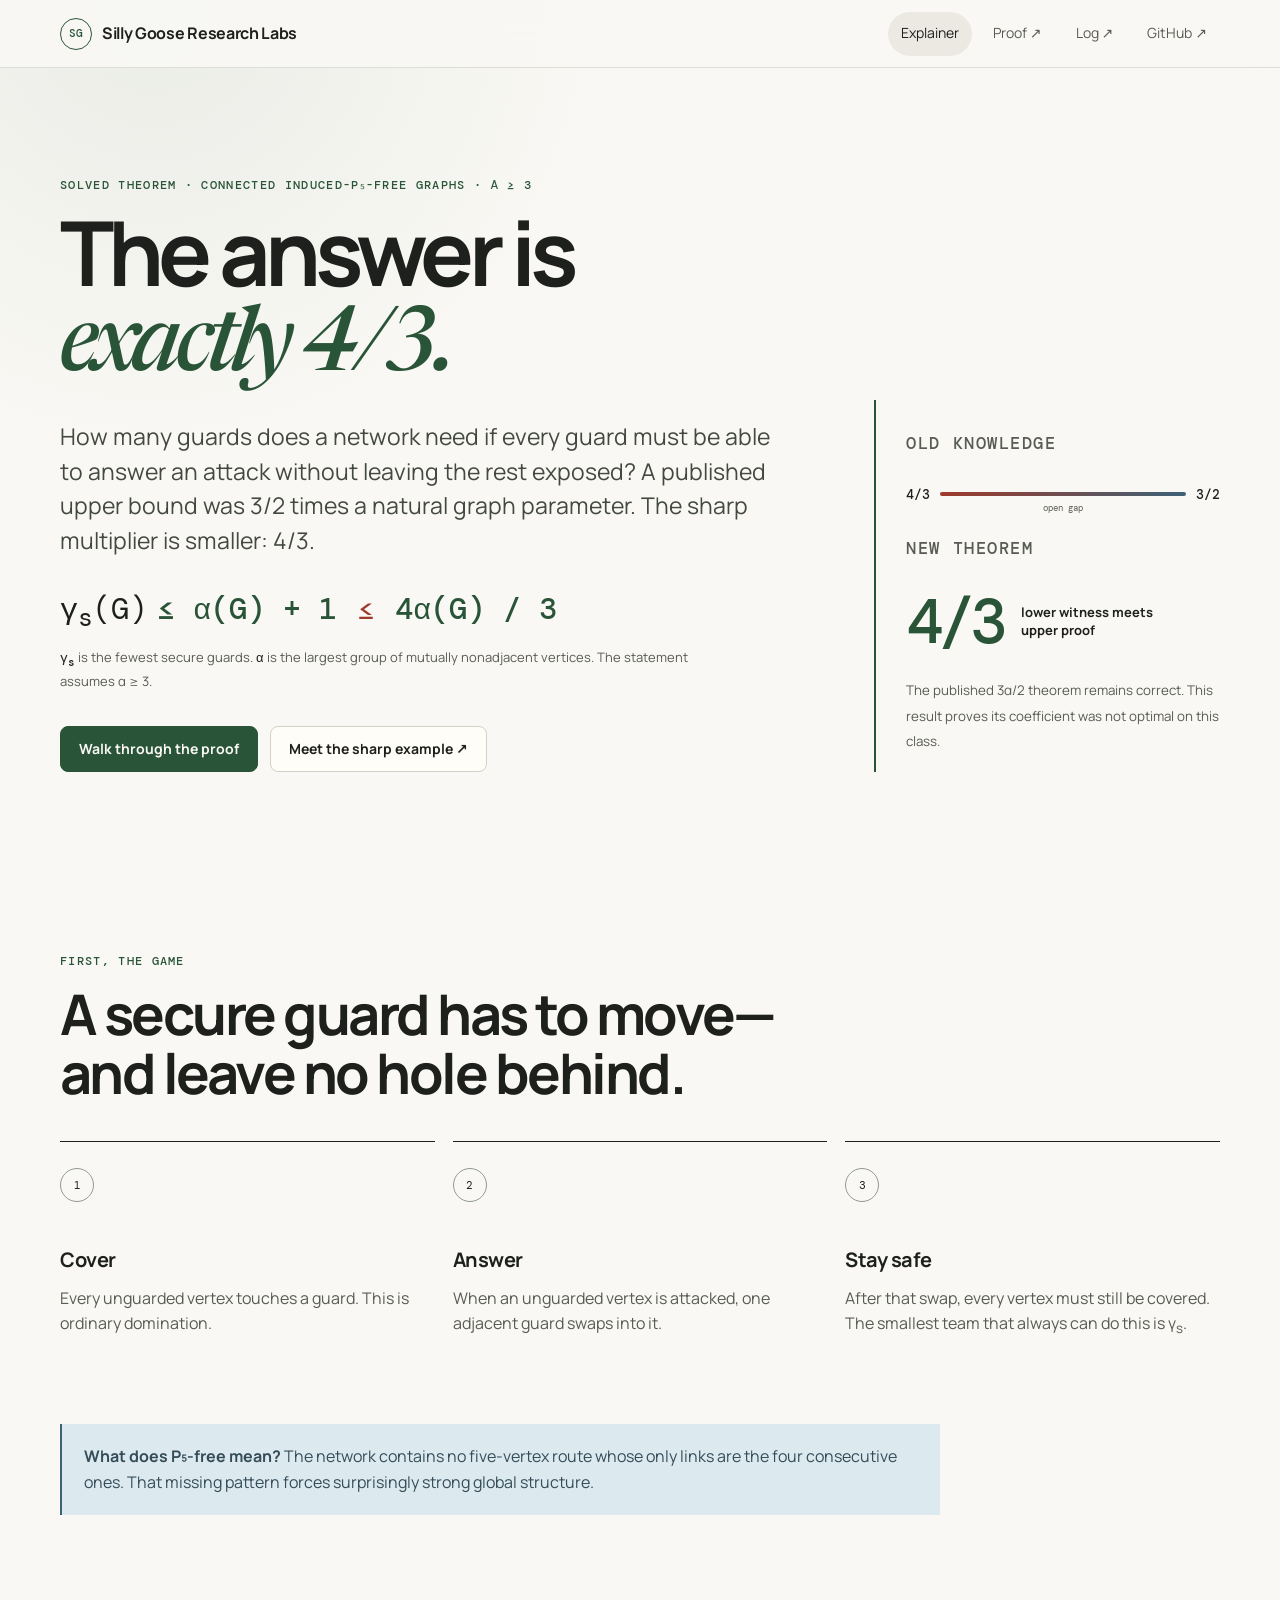
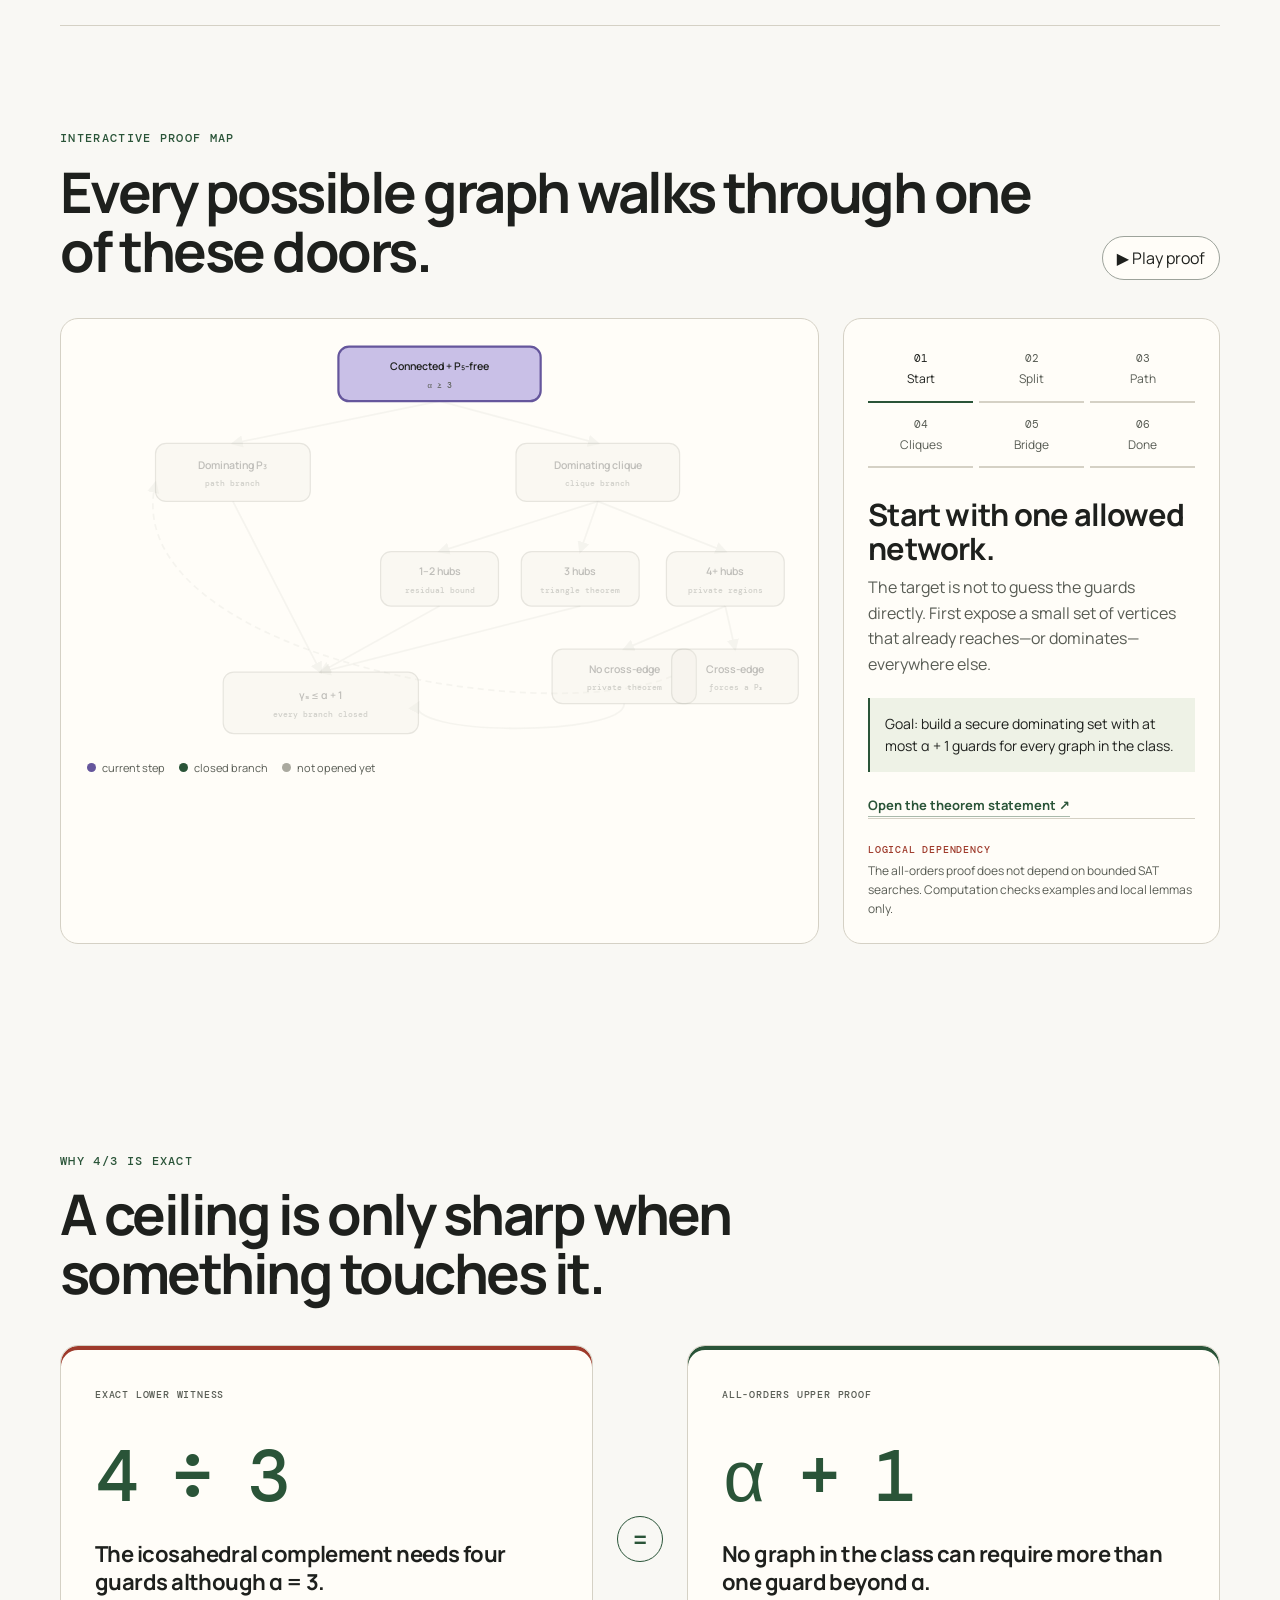
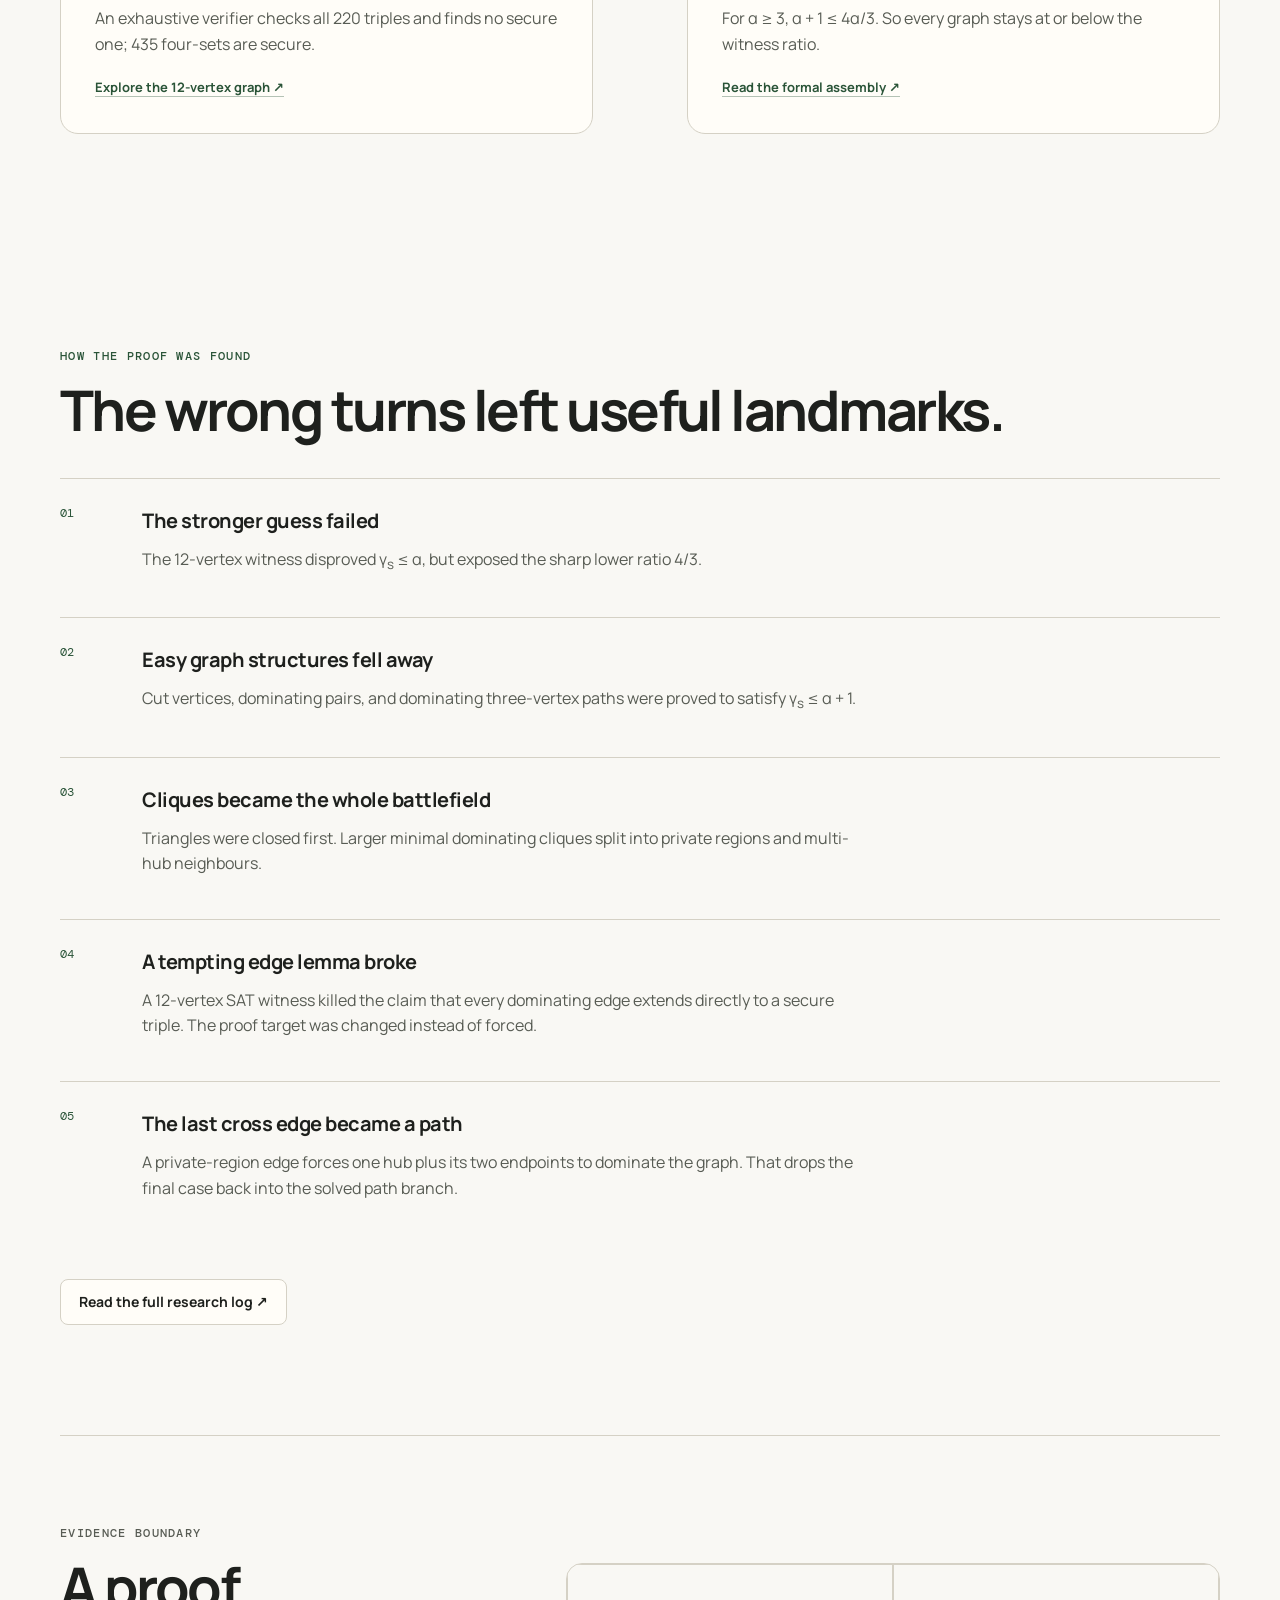
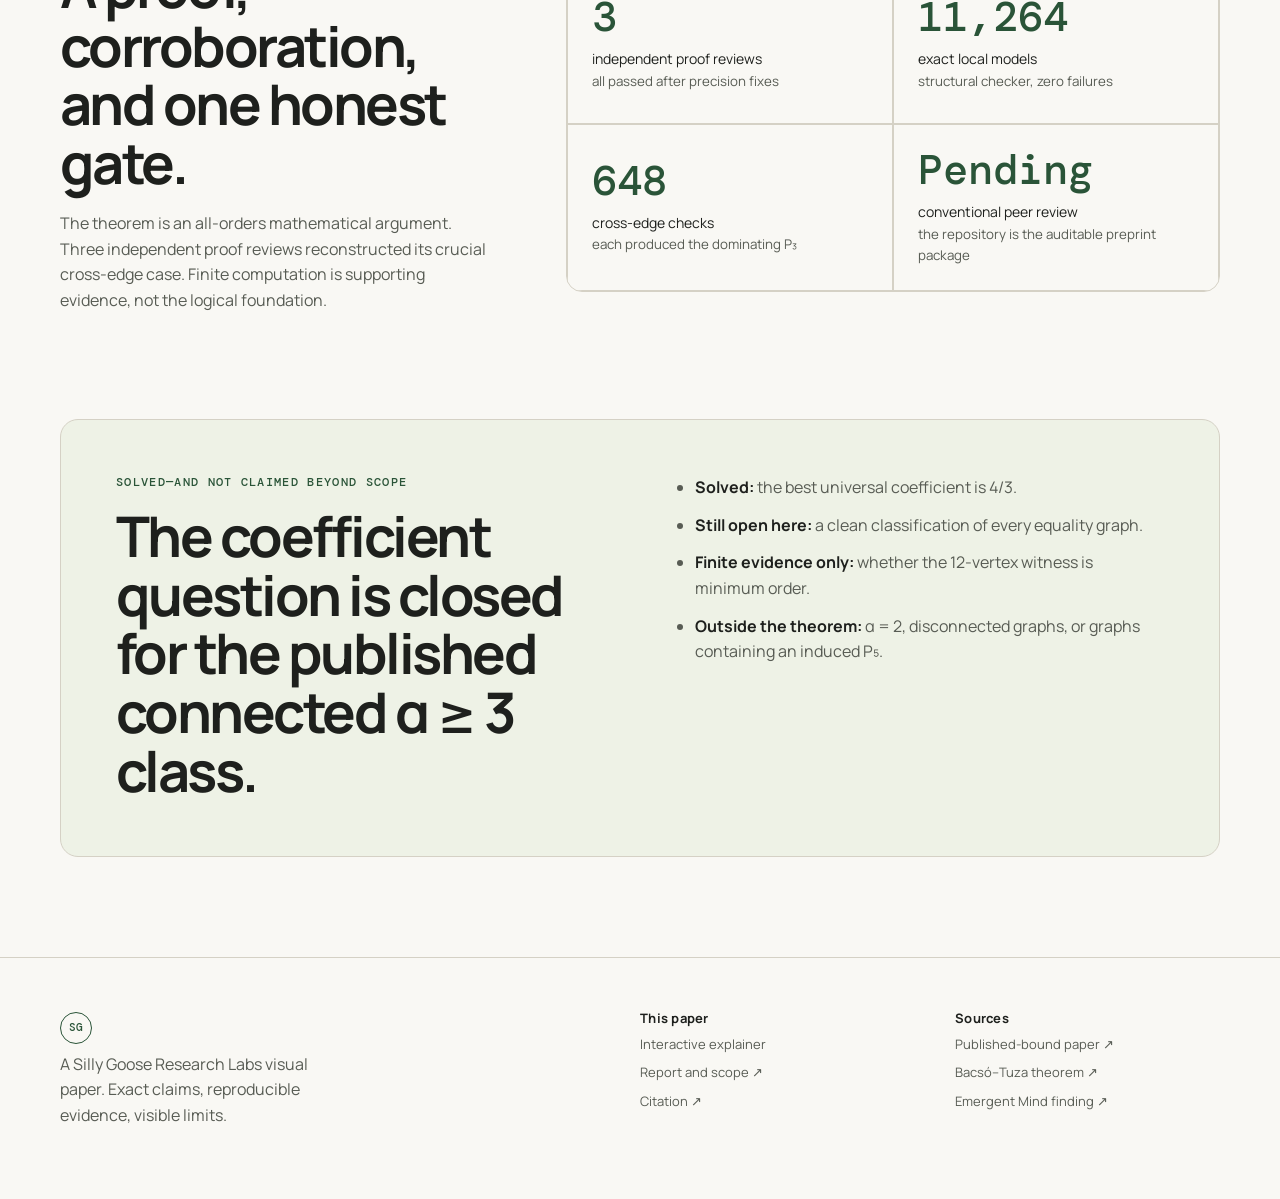
<file: graph/secure-domination-optimal-coefficient/website/index.html>
<!doctype html>
<html lang="en">
<head>
  <meta charset="utf-8">
  <meta name="viewport" content="width=device-width,initial-scale=1">
  <meta name="description" content="A visual explanation of the sharp 4/3 secure-domination theorem for connected induced-P5-free graphs with independence number at least three.">
  <title>The Sharp 4/3 Secure-Domination Theorem</title>
  <link rel="icon" href="favicon.png" type="image/png">
  <link rel="stylesheet" href="css/site.css">
</head>
<body>
  <a class="skip-link" href="#main">Skip to the explanation</a>
  <header class="topbar">
    <a class="brand" href="/" aria-label="Silly Goose Research Labs home">
      <span class="brand-mark">SG</span><span class="brand-name">Silly Goose Research Labs</span>
    </a>
    <nav aria-label="Primary navigation">
      <a class="active" href="index.html">Explainer</a>
      <a href="https://github.com/batmanscode/ai-research/blob/main/graph/secure-domination-optimal-coefficient/structure/optimal-four-thirds-theorem.md">Proof ↗</a>
      <a href="https://github.com/batmanscode/ai-research/blob/main/graph/secure-domination-optimal-coefficient/research-log.md">Log ↗</a>
      <a href="https://github.com/batmanscode/ai-research">GitHub ↗</a>
    </nav>
  </header>

  <main id="main">
    <section class="hero shell">
      <div class="hero-copy">
        <p class="eyebrow">Solved theorem · connected induced-P₅-free graphs · α ≥ 3</p>
        <h1>The answer is<br><em>exactly 4/3.</em></h1>
        <p class="lede">How many guards does a network need if every guard must be able to answer an attack without leaving the rest exposed? A published upper bound was 3/2 times a natural graph parameter. The sharp multiplier is smaller: 4/3.</p>
        <div class="result-equation" aria-label="secure domination number is at most alpha plus one, which is at most four alpha over three">
          <span>γ<sub>s</sub>(G)</span><b>≤ α(G) + 1</b><i>≤</i><b>4α(G) / 3</b>
        </div>
        <p class="equation-key"><strong>γ<sub>s</sub></strong> is the fewest secure guards. <strong>α</strong> is the largest group of mutually nonadjacent vertices. The statement assumes α ≥ 3.</p>
        <div class="hero-actions">
          <a class="button primary" href="#proof-map">Walk through the proof</a>
          <a class="button ghost" href="/secure-domination-p5-free/">Meet the sharp example ↗</a>
        </div>
      </div>
      <aside class="hero-note" aria-label="The old coefficient gap is now closed">
        <p class="mini-label">Old knowledge</p>
        <div class="old-interval"><span>4/3</span><i></i><span>3/2</span></div>
        <p class="mini-label">New theorem</p>
        <div class="closed-value"><strong>4/3</strong><span>lower witness meets upper proof</span></div>
        <small>The published 3α/2 theorem remains correct. This result proves its coefficient was not optimal on this class.</small>
      </aside>
    </section>

    <section class="plain shell" aria-labelledby="problem-title">
      <div class="section-heading narrow">
        <p class="eyebrow">First, the game</p>
        <h2 id="problem-title">A secure guard has to move—and leave no hole behind.</h2>
      </div>
      <div class="plain-grid">
        <article><span class="plain-number">1</span><h3>Cover</h3><p>Every unguarded vertex touches a guard. This is ordinary domination.</p></article>
        <article><span class="plain-number">2</span><h3>Answer</h3><p>When an unguarded vertex is attacked, one adjacent guard swaps into it.</p></article>
        <article><span class="plain-number">3</span><h3>Stay safe</h3><p>After that swap, every vertex must still be covered. The smallest team that always can do this is γ<sub>s</sub>.</p></article>
      </div>
      <p class="p5-note"><strong>What does P₅-free mean?</strong> The network contains no five-vertex route whose only links are the four consecutive ones. That missing pattern forces surprisingly strong global structure.</p>
    </section>

    <section id="proof-map" class="proof shell" aria-labelledby="proof-title">
      <div class="section-heading proof-heading">
        <div>
          <p class="eyebrow">Interactive proof map</p>
          <h2 id="proof-title">Every possible graph walks through one of these doors.</h2>
        </div>
        <button id="play-proof" class="icon-button" type="button" aria-label="Play the six-step proof map">▶ Play proof</button>
      </div>
      <div class="proof-grid">
        <div class="proof-stage">
          <svg id="proof-svg" viewBox="0 0 820 470" role="img" aria-labelledby="map-title map-desc">
            <title id="map-title">Case map for the sharp four-thirds theorem</title>
            <desc id="map-desc">A connected induced-P5-free graph has a dominating three-vertex path or a dominating clique. Each path and clique case is closed by one of the proved lemmas.</desc>
            <defs>
              <marker id="map-arrow" viewBox="0 0 10 10" refX="8" refY="5" markerWidth="7" markerHeight="7" orient="auto-start-reverse"><path d="M 0 0 L 10 5 L 0 10 z"></path></marker>
            </defs>
            <g id="proof-lines"></g>
            <g id="proof-nodes"></g>
          </svg>
          <ol class="mobile-map" aria-label="Proof branches in reading order">
            <li>Connected P₅-free graph</li>
            <li>Dominating P₃ <b>or</b> dominating clique</li>
            <li>Path, clique 1–2, and triangle branches close</li>
            <li>Large clique: no cross-edge closes directly</li>
            <li>Cross-edge forces a dominating P₃</li>
            <li>Every branch reaches γ<sub>s</sub> ≤ α + 1</li>
          </ol>
          <div class="map-legend"><span><i class="dot current"></i>current step</span><span><i class="dot solved"></i>closed branch</span><span><i class="dot pending"></i>not opened yet</span></div>
        </div>
        <div class="proof-panel">
          <div class="step-tabs" role="tablist" aria-label="Proof-map steps">
            <button role="tab" aria-selected="true" data-step="0"><span>01</span>Start</button>
            <button role="tab" aria-selected="false" data-step="1"><span>02</span>Split</button>
            <button role="tab" aria-selected="false" data-step="2"><span>03</span>Path</button>
            <button role="tab" aria-selected="false" data-step="3"><span>04</span>Cliques</button>
            <button role="tab" aria-selected="false" data-step="4"><span>05</span>Bridge</button>
            <button role="tab" aria-selected="false" data-step="5"><span>06</span>Done</button>
          </div>
          <article id="proof-copy" aria-live="polite"></article>
          <div class="proof-boundary"><strong>Logical dependency</strong><span>The all-orders proof does not depend on bounded SAT searches. Computation checks examples and local lemmas only.</span></div>
        </div>
      </div>
    </section>

    <section class="meeting shell" aria-labelledby="meeting-title">
      <div class="section-heading narrow">
        <p class="eyebrow">Why 4/3 is exact</p>
        <h2 id="meeting-title">A ceiling is only sharp when something touches it.</h2>
      </div>
      <div class="meeting-grid">
        <article class="bound-card lower">
          <span class="card-tag">Exact lower witness</span>
          <div class="big-ratio">4 ÷ 3</div>
          <h3>The icosahedral complement needs four guards although α = 3.</h3>
          <p>An exhaustive verifier checks all 220 triples and finds no secure one; 435 four-sets are secure.</p>
          <a href="/secure-domination-p5-free/">Explore the 12-vertex graph ↗</a>
        </article>
        <div class="meet-mark" aria-hidden="true">=</div>
        <article class="bound-card upper">
          <span class="card-tag">All-orders upper proof</span>
          <div class="big-ratio">α + 1</div>
          <h3>No graph in the class can require more than one guard beyond α.</h3>
          <p>For α ≥ 3, α + 1 ≤ 4α/3. So every graph stays at or below the witness ratio.</p>
          <a href="https://github.com/batmanscode/ai-research/blob/main/graph/secure-domination-optimal-coefficient/structure/optimal-four-thirds-theorem.md">Read the formal assembly ↗</a>
        </article>
      </div>
    </section>

    <section class="trail shell">
      <div class="section-heading">
        <p class="eyebrow">How the proof was found</p>
        <h2>The wrong turns left useful landmarks.</h2>
      </div>
      <ol class="timeline">
        <li><span>01</span><div><h3>The stronger guess failed</h3><p>The 12-vertex witness disproved γ<sub>s</sub> ≤ α, but exposed the sharp lower ratio 4/3.</p></div></li>
        <li><span>02</span><div><h3>Easy graph structures fell away</h3><p>Cut vertices, dominating pairs, and dominating three-vertex paths were proved to satisfy γ<sub>s</sub> ≤ α + 1.</p></div></li>
        <li><span>03</span><div><h3>Cliques became the whole battlefield</h3><p>Triangles were closed first. Larger minimal dominating cliques split into private regions and multi-hub neighbours.</p></div></li>
        <li><span>04</span><div><h3>A tempting edge lemma broke</h3><p>A 12-vertex SAT witness killed the claim that every dominating edge extends directly to a secure triple. The proof target was changed instead of forced.</p></div></li>
        <li><span>05</span><div><h3>The last cross edge became a path</h3><p>A private-region edge forces one hub plus its two endpoints to dominate the graph. That drops the final case back into the solved path branch.</p></div></li>
      </ol>
      <a class="button ghost" href="https://github.com/batmanscode/ai-research/blob/main/graph/secure-domination-optimal-coefficient/research-log.md">Read the full research log ↗</a>
    </section>

    <section class="evidence shell" aria-labelledby="evidence-title">
      <div class="evidence-copy">
        <p class="eyebrow">Evidence boundary</p>
        <h2 id="evidence-title">A proof, corroboration, and one honest gate.</h2>
        <p>The theorem is an all-orders mathematical argument. Three independent proof reviews reconstructed its crucial cross-edge case. Finite computation is supporting evidence, not the logical foundation.</p>
      </div>
      <div class="evidence-grid" aria-label="Verification summary">
        <div><strong>3</strong><span>independent proof reviews</span><small>all passed after precision fixes</small></div>
        <div><strong>11,264</strong><span>exact local models</span><small>structural checker, zero failures</small></div>
        <div><strong>648</strong><span>cross-edge checks</span><small>each produced the dominating P₃</small></div>
        <div><strong>Pending</strong><span>conventional peer review</span><small>the repository is the auditable preprint package</small></div>
      </div>
    </section>

    <section class="scope shell">
      <div>
        <p class="eyebrow">Solved—and not claimed beyond scope</p>
        <h2>The coefficient question is closed for the published connected α ≥ 3 class.</h2>
      </div>
      <ul>
        <li><strong>Solved:</strong> the best universal coefficient is 4/3.</li>
        <li><strong>Still open here:</strong> a clean classification of every equality graph.</li>
        <li><strong>Finite evidence only:</strong> whether the 12-vertex witness is minimum order.</li>
        <li><strong>Outside the theorem:</strong> α = 2, disconnected graphs, or graphs containing an induced P₅.</li>
      </ul>
    </section>
  </main>

  <footer>
    <div class="shell footer-grid">
      <div><span class="brand-mark">SG</span><p>A Silly Goose Research Labs visual paper. Exact claims, reproducible evidence, visible limits.</p></div>
      <div><h2>This paper</h2><a href="index.html">Interactive explainer</a><a href="https://github.com/batmanscode/ai-research/blob/main/graph/secure-domination-optimal-coefficient/README.md">Report and scope ↗</a><a href="https://github.com/batmanscode/ai-research/blob/main/graph/secure-domination-optimal-coefficient/CITATION.cff">Citation ↗</a></div>
      <div><h2>Sources</h2><a href="https://arxiv.org/abs/2503.08088">Published-bound paper ↗</a><a href="https://doi.org/10.1007/BF02352694">Bacsó–Tuza theorem ↗</a><a href="https://www.emergentmind.com/open-problems/improve-secure-domination-bound-connected-p5-free-graphs#research-findings">Emergent Mind finding ↗</a></div>
    </div>
  </footer>
  <script src="js/proof-map.js"></script>
</body>
</html>
</file>
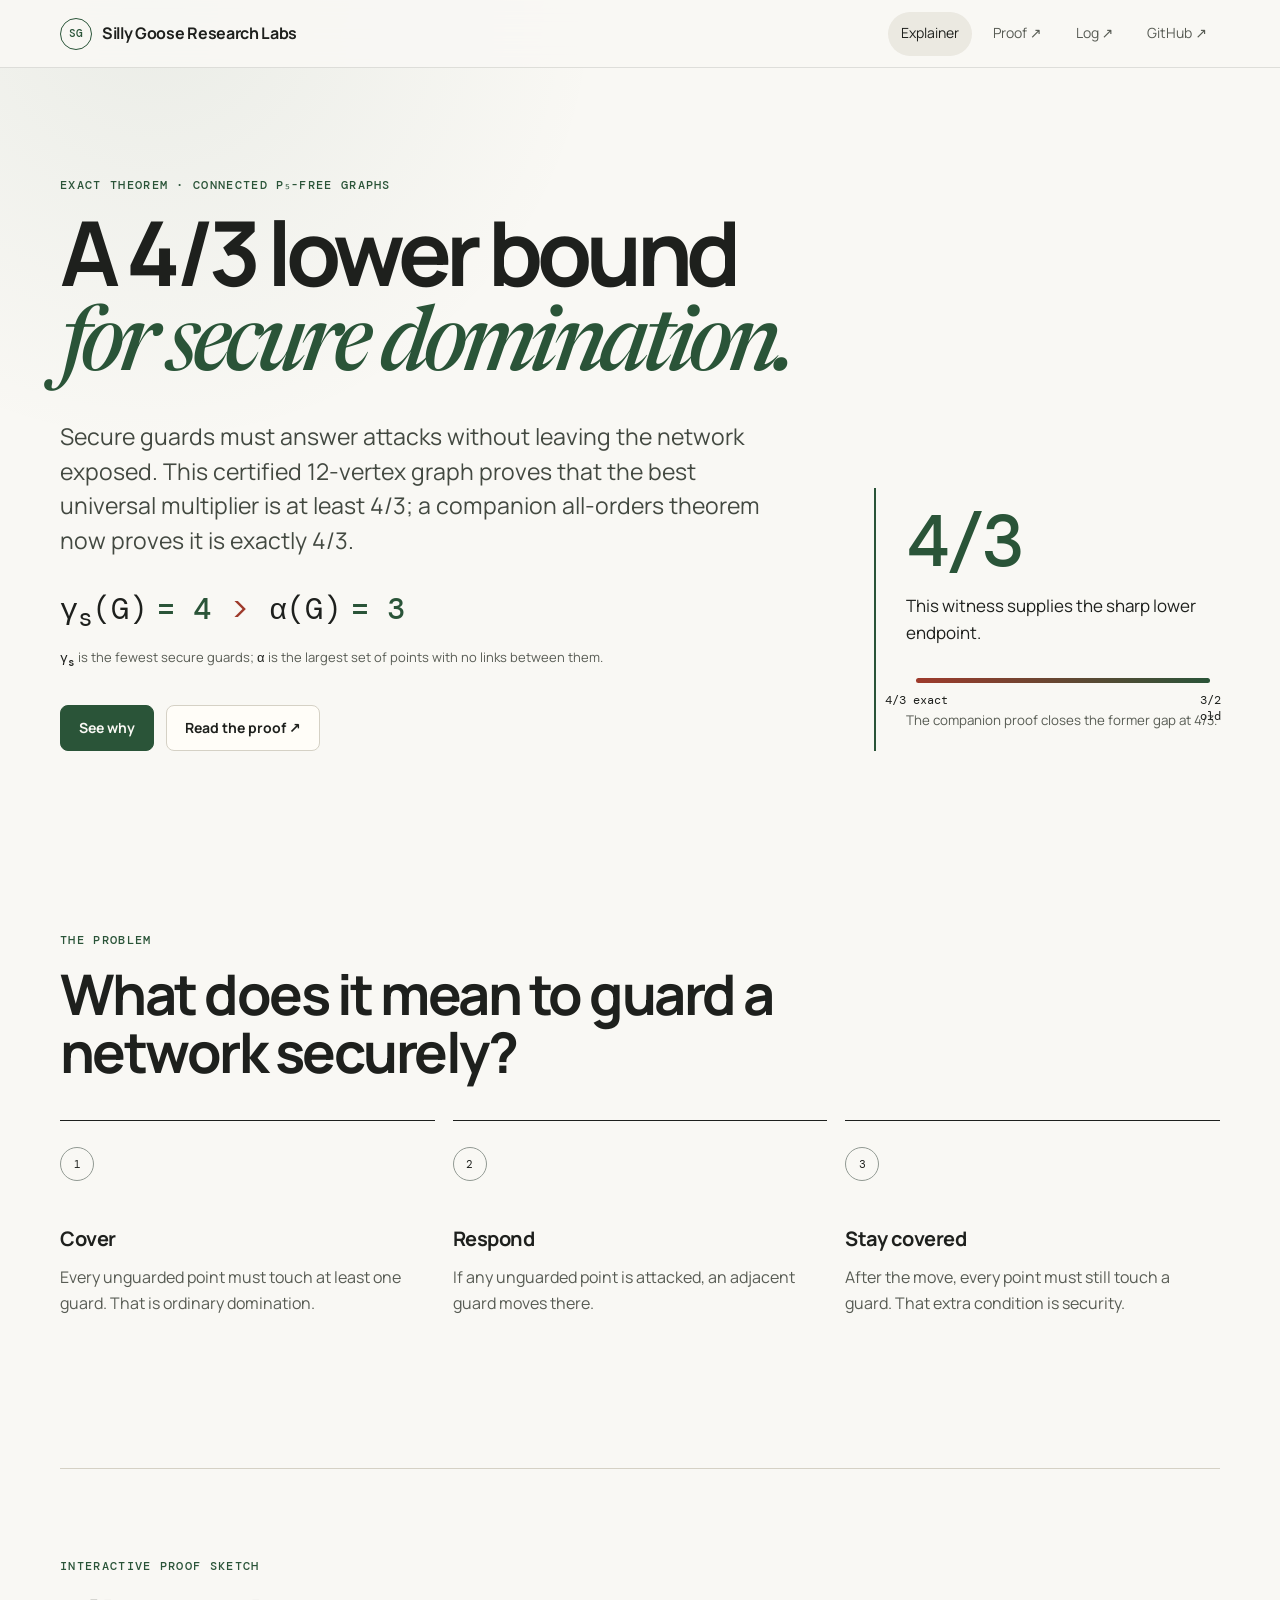
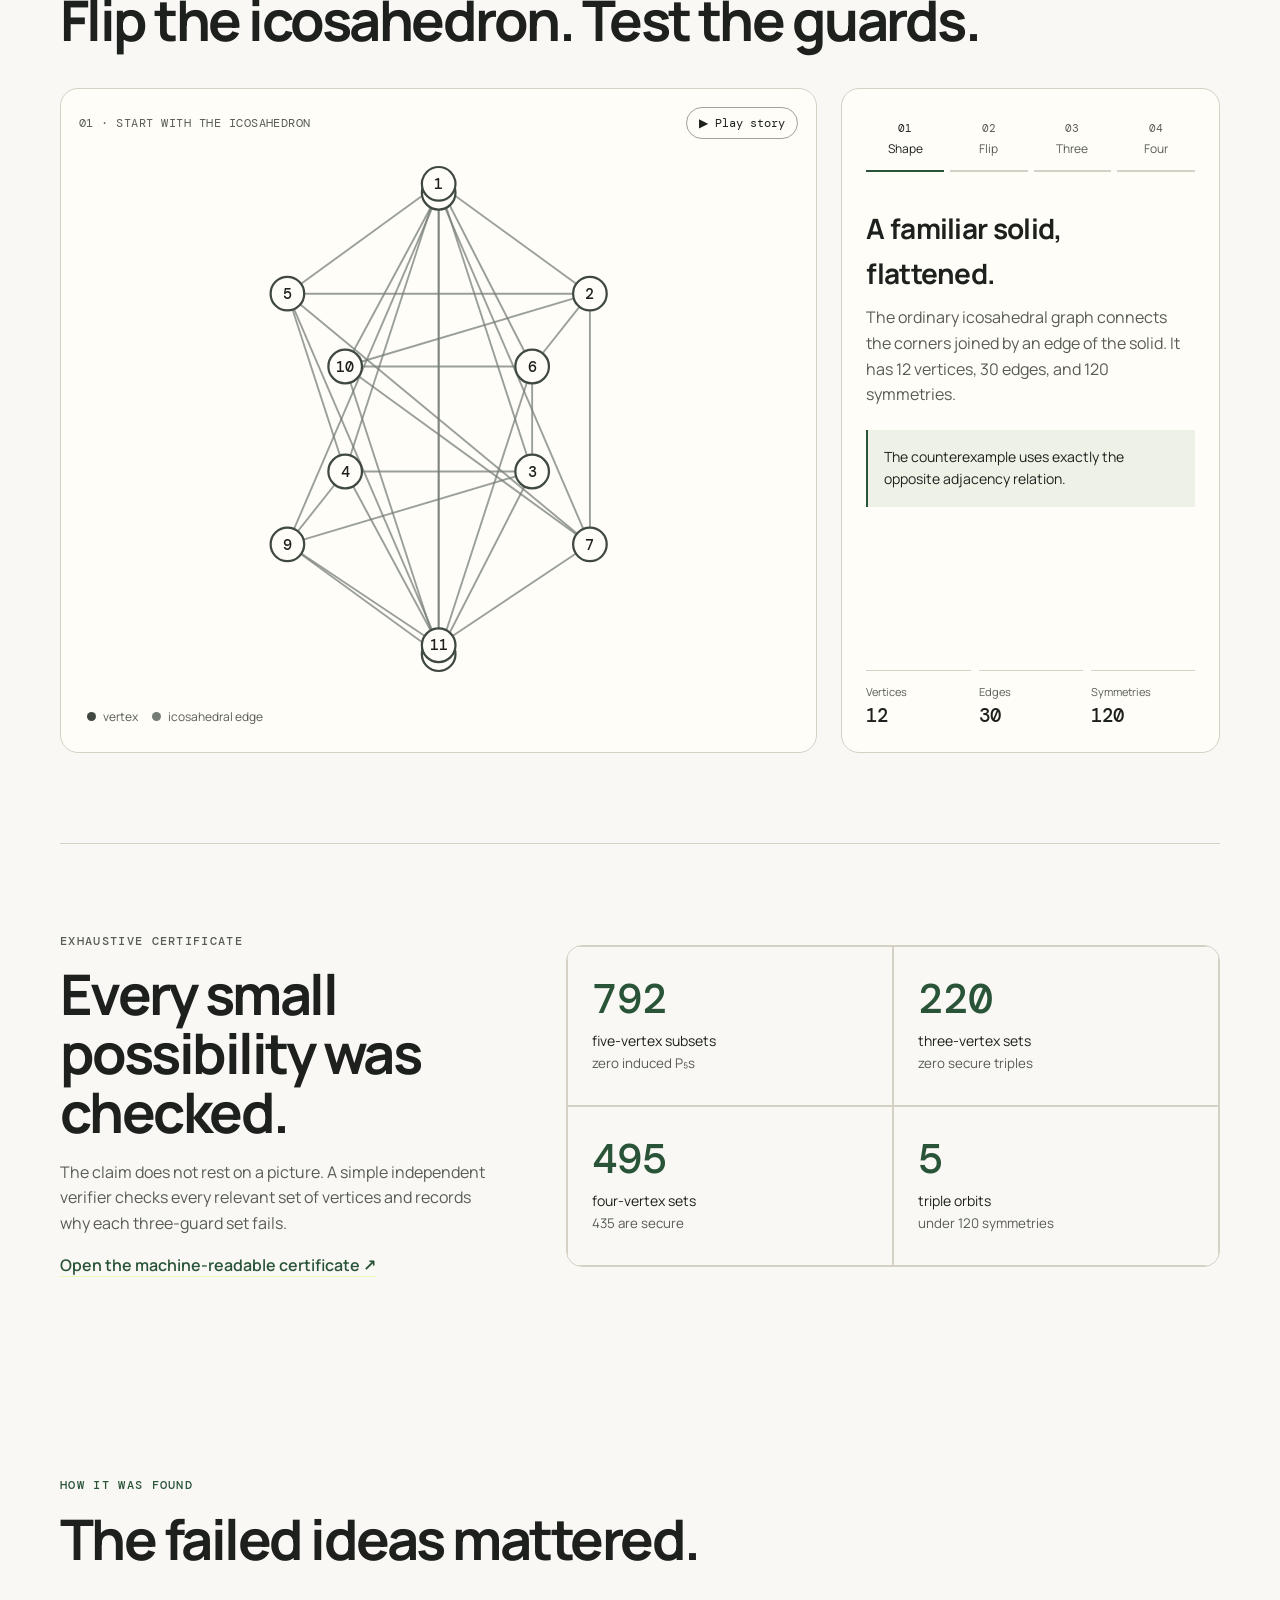
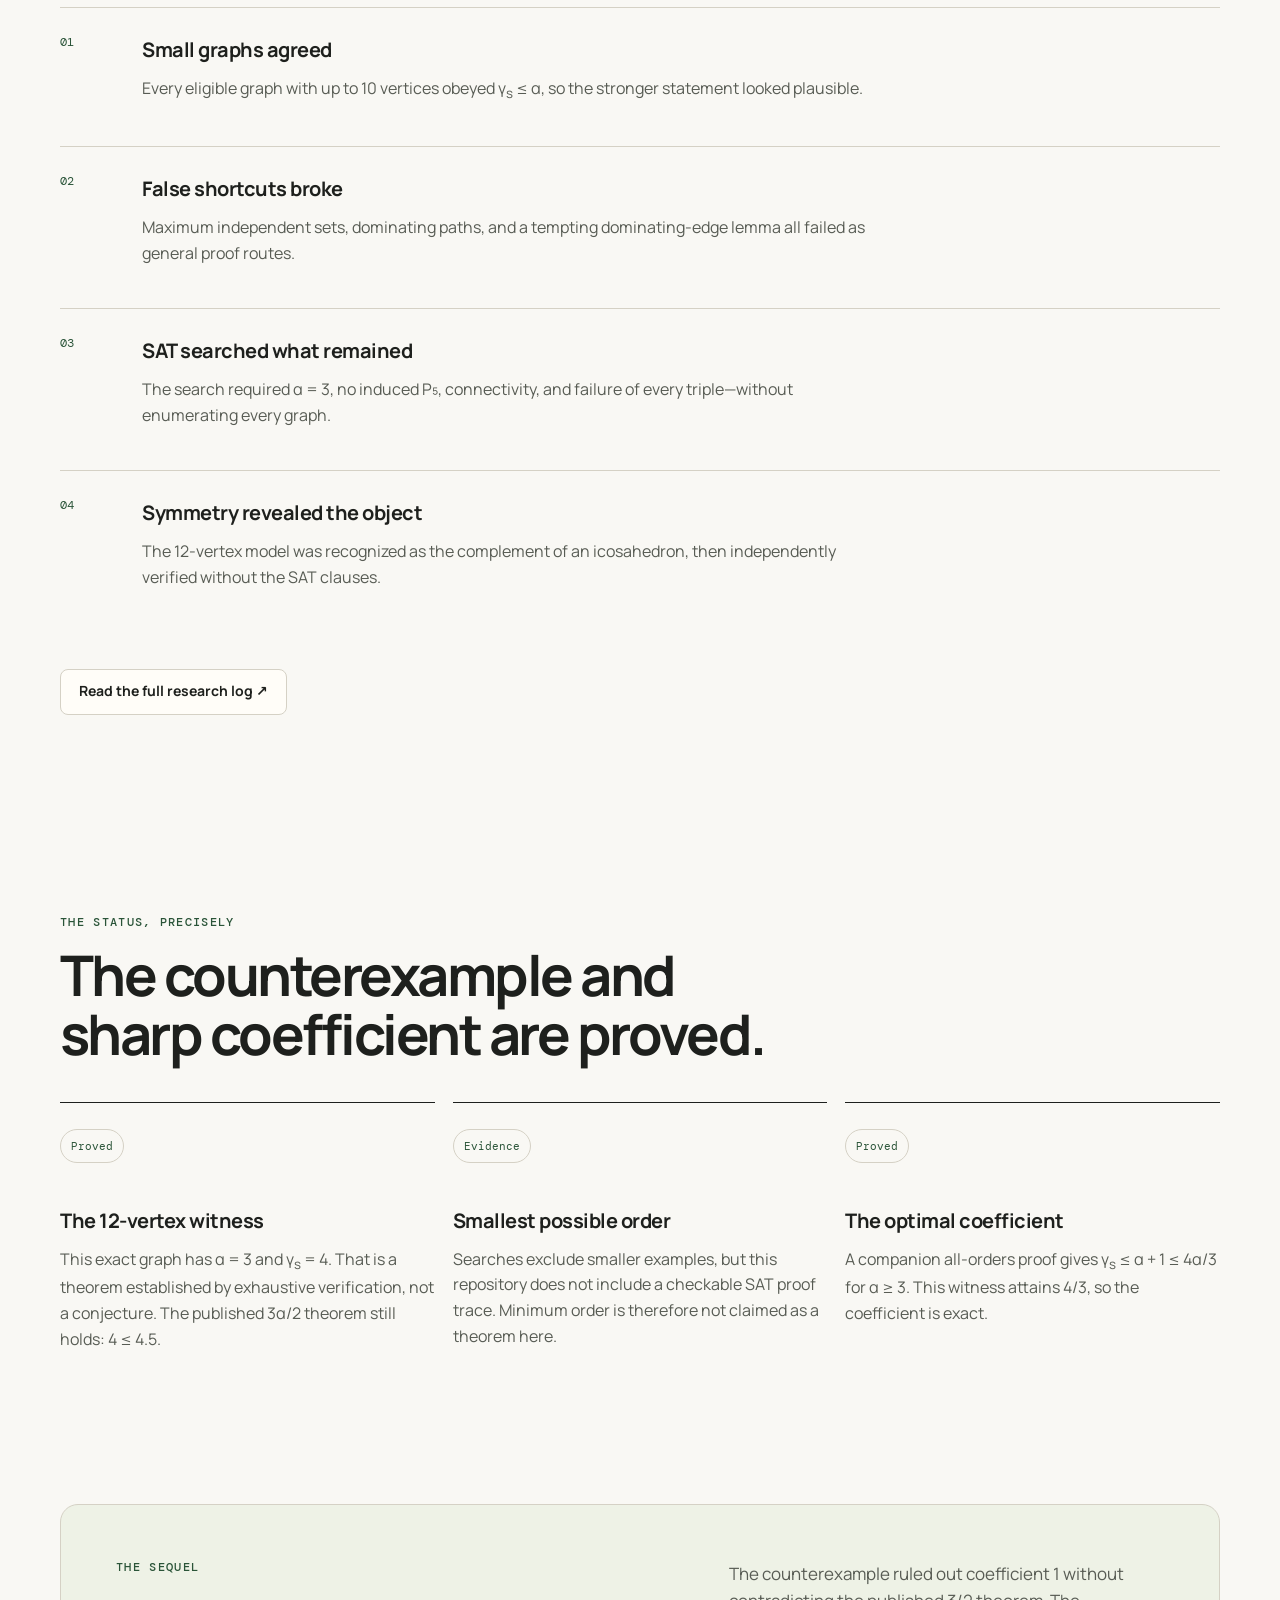
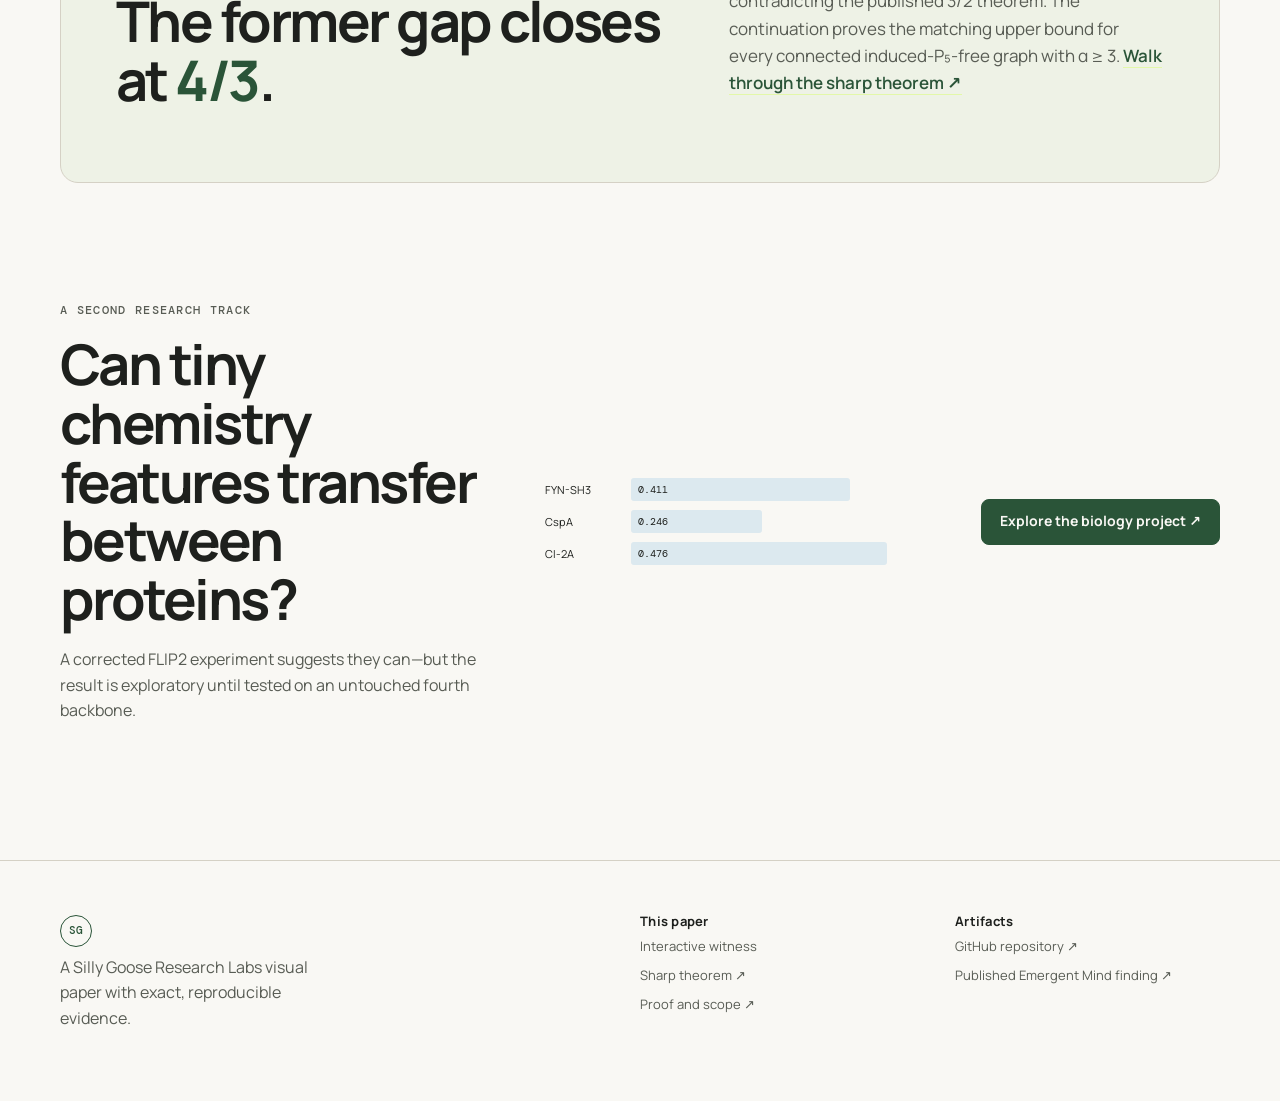
<file: graph/secure-domination-p5-free/website/index.html>
<!doctype html>
<html lang="en">
<head>
  <meta charset="utf-8">
  <meta name="viewport" content="width=device-width,initial-scale=1">
  <meta name="description" content="The certified 12-vertex witness behind the sharp 4/3 secure-domination coefficient for connected P5-free graphs.">
  <title>A 4/3 Lower Bound for Secure Domination in Connected P5-Free Graphs</title>
  <link rel="icon" href="favicon.png" type="image/png">
  <link rel="stylesheet" href="css/site.css">
</head>
<body>
  <a class="skip-link" href="#main">Skip to the explanation</a>
  <header class="topbar">
    <a class="brand" href="/" aria-label="Silly Goose Research Labs home">
      <span class="brand-mark">SG</span><span class="brand-name">Silly Goose Research Labs</span>
    </a>
    <nav aria-label="Primary navigation">
      <a class="active" href="index.html">Explainer</a>
      <a href="https://github.com/batmanscode/ai-research/blob/main/graph/secure-domination-p5-free/README.md">Proof ↗</a>
      <a href="https://github.com/batmanscode/ai-research/blob/main/graph/secure-domination-p5-free/research-log.md">Log ↗</a>
      <a href="https://github.com/batmanscode/ai-research">GitHub ↗</a>
    </nav>
  </header>

  <main id="main">
    <section class="hero shell">
      <div class="hero-copy">
        <p class="eyebrow">Exact theorem · Connected P₅-free graphs</p>
        <h1>A 4/3 lower bound<br><em>for secure domination.</em></h1>
        <p class="lede">Secure guards must answer attacks without leaving the network exposed. This certified 12-vertex graph proves that the best universal multiplier is at least 4/3; a companion all-orders theorem now proves it is exactly 4/3.</p>
        <div class="result-equation" aria-label="secure domination number four is greater than independence number three">
          <span>γ<sub>s</sub>(G)</span><b>= 4</b><i>&gt;</i><span>α(G)</span><b>= 3</b>
        </div>
        <p class="equation-key"><strong>γ<sub>s</sub></strong> is the fewest secure guards; <strong>α</strong> is the largest set of points with no links between them.</p>
        <div class="hero-actions">
          <a class="button primary" href="#explore">See why</a>
          <a class="button ghost" href="https://github.com/batmanscode/ai-research/blob/main/graph/secure-domination-p5-free/README.md">Read the proof ↗</a>
        </div>
      </div>
      <aside class="hero-note">
        <span class="note-number">4/3</span>
        <p>This witness supplies the sharp lower endpoint.</p>
        <div class="interval" aria-label="sharp coefficient four thirds compared with the older three halves upper bound">
          <span style="--x:0%">4/3 exact</span><span style="--x:100%">3/2 old</span>
        </div>
        <small>The companion proof closes the former gap at 4/3.</small>
      </aside>
    </section>

    <section class="plain shell">
      <div class="section-heading narrow">
        <p class="eyebrow">The problem</p>
        <h2>What does it mean to guard a network securely?</h2>
      </div>
      <div class="plain-grid">
        <article>
          <span class="plain-number">1</span>
          <h3>Cover</h3>
          <p>Every unguarded point must touch at least one guard. That is ordinary domination.</p>
        </article>
        <article>
          <span class="plain-number">2</span>
          <h3>Respond</h3>
          <p>If any unguarded point is attacked, an adjacent guard moves there.</p>
        </article>
        <article>
          <span class="plain-number">3</span>
          <h3>Stay covered</h3>
          <p>After the move, every point must still touch a guard. That extra condition is security.</p>
        </article>
      </div>
    </section>

    <section id="explore" class="explorer shell" aria-labelledby="explorer-title">
      <div class="section-heading">
        <p class="eyebrow">Interactive proof sketch</p>
        <h2 id="explorer-title">Flip the icosahedron. Test the guards.</h2>
      </div>
      <div class="explorer-grid">
        <div class="graph-stage">
          <div class="stage-topline">
            <span id="stage-label">01 · Start with the icosahedron</span>
            <button id="play-story" class="icon-button" type="button" aria-label="Play the four-step story">▶ Play story</button>
          </div>
          <svg id="graph" viewBox="0 0 500 500" role="img" aria-labelledby="graph-title graph-desc">
            <title id="graph-title">Interactive 12-vertex graph</title>
            <desc id="graph-desc">The display switches between an icosahedron, its complement, a failed three-guard set, and a successful four-guard set.</desc>
            <defs>
              <marker id="arrow" viewBox="0 0 10 10" refX="8" refY="5" markerWidth="7" markerHeight="7" orient="auto-start-reverse">
                <path d="M 0 0 L 10 5 L 0 10 z" fill="currentColor"></path>
              </marker>
            </defs>
            <g id="edge-layer"></g>
            <g id="annotation-layer"></g>
            <g id="node-layer"></g>
          </svg>
          <div class="stage-legend" id="stage-legend" aria-live="polite"></div>
        </div>
        <div class="story-panel">
          <div class="step-tabs" role="tablist" aria-label="Proof steps">
            <button role="tab" aria-selected="true" data-step="0"><span>01</span>Shape</button>
            <button role="tab" aria-selected="false" data-step="1"><span>02</span>Flip</button>
            <button role="tab" aria-selected="false" data-step="2"><span>03</span>Three</button>
            <button role="tab" aria-selected="false" data-step="3"><span>04</span>Four</button>
          </div>
          <article id="step-copy" aria-live="polite"></article>
          <dl class="live-stats">
            <div><dt>Vertices</dt><dd>12</dd></div>
            <div><dt>Edges</dt><dd id="edge-count">30</dd></div>
            <div><dt>Symmetries</dt><dd>120</dd></div>
          </dl>
        </div>
      </div>
    </section>

    <section class="evidence shell">
      <div class="evidence-copy">
        <p class="eyebrow">Exhaustive certificate</p>
        <h2>Every small possibility was checked.</h2>
        <p>The claim does not rest on a picture. A simple independent verifier checks every relevant set of vertices and records why each three-guard set fails.</p>
        <a class="text-link" href="https://github.com/batmanscode/ai-research/blob/main/graph/secure-domination-p5-free/data/counterexample_certificate.json">Open the machine-readable certificate ↗</a>
      </div>
      <div class="evidence-grid" aria-label="Exact verification counts">
        <div><strong>792</strong><span>five-vertex subsets</span><small>zero induced P₅s</small></div>
        <div><strong>220</strong><span>three-vertex sets</span><small>zero secure triples</small></div>
        <div><strong>495</strong><span>four-vertex sets</span><small>435 are secure</small></div>
        <div><strong>5</strong><span>triple orbits</span><small>under 120 symmetries</small></div>
      </div>
    </section>

    <section class="trail shell">
      <div class="section-heading">
        <p class="eyebrow">How it was found</p>
        <h2>The failed ideas mattered.</h2>
      </div>
      <ol class="timeline">
        <li><span>01</span><div><h3>Small graphs agreed</h3><p>Every eligible graph with up to 10 vertices obeyed γ<sub>s</sub> ≤ α, so the stronger statement looked plausible.</p></div></li>
        <li><span>02</span><div><h3>False shortcuts broke</h3><p>Maximum independent sets, dominating paths, and a tempting dominating-edge lemma all failed as general proof routes.</p></div></li>
        <li><span>03</span><div><h3>SAT searched what remained</h3><p>The search required α = 3, no induced P₅, connectivity, and failure of every triple—without enumerating every graph.</p></div></li>
        <li><span>04</span><div><h3>Symmetry revealed the object</h3><p>The 12-vertex model was recognized as the complement of an icosahedron, then independently verified without the SAT clauses.</p></div></li>
      </ol>
      <a class="button ghost" href="https://github.com/batmanscode/ai-research/blob/main/graph/secure-domination-p5-free/research-log.md">Read the full research log ↗</a>
    </section>

    <section class="plain shell" aria-labelledby="status-title">
      <div class="section-heading narrow">
        <p class="eyebrow">The status, precisely</p>
        <h2 id="status-title">The counterexample and sharp coefficient are proved.</h2>
      </div>
      <div class="plain-grid">
        <article>
          <span class="plain-number">Proved</span>
          <h3>The 12-vertex witness</h3>
          <p>This exact graph has α = 3 and γ<sub>s</sub> = 4. That is a theorem established by exhaustive verification, not a conjecture. The published 3α/2 theorem still holds: 4 ≤ 4.5.</p>
        </article>
        <article>
          <span class="plain-number">Evidence</span>
          <h3>Smallest possible order</h3>
          <p>Searches exclude smaller examples, but this repository does not include a checkable SAT proof trace. Minimum order is therefore not claimed as a theorem here.</p>
        </article>
        <article>
          <span class="plain-number">Proved</span>
          <h3>The optimal coefficient</h3>
          <p>A companion all-orders proof gives γ<sub>s</sub> ≤ α + 1 ≤ 4α/3 for α ≥ 3. This witness attains 4/3, so the coefficient is exact.</p>
        </article>
      </div>
    </section>

    <section class="open-gap shell">
      <div>
        <p class="eyebrow">The sequel</p>
        <h2>The former gap closes at <span>4/3</span>.</h2>
      </div>
      <p>The counterexample ruled out coefficient 1 without contradicting the published 3/2 theorem. The continuation proves the matching upper bound for every connected induced-P₅-free graph with α ≥ 3. <a class="text-link" href="/secure-domination-optimal-coefficient/">Walk through the sharp theorem ↗</a></p>
    </section>

    <section class="other-result shell">
      <div>
        <p class="eyebrow">A second research track</p>
        <h2>Can tiny chemistry features transfer between proteins?</h2>
        <p>A corrected FLIP2 experiment suggests they can—but the result is exploratory until tested on an untouched fourth backbone.</p>
      </div>
      <div class="mini-bars" aria-label="Model Spearman correlations across three proteins">
        <div><span>FYN-SH3</span><i style="--value:72%">0.411</i></div>
        <div><span>CspA</span><i style="--value:43%">0.246</i></div>
        <div><span>CI-2A</span><i style="--value:84%">0.476</i></div>
      </div>
      <a class="button primary" href="/aggregate-chemistry-transfer/">Explore the biology project ↗</a>
    </section>
  </main>

  <footer>
    <div class="shell footer-grid">
      <div><span class="brand-mark">SG</span><p>A Silly Goose Research Labs visual paper with exact, reproducible evidence.</p></div>
      <div><h2>This paper</h2><a href="index.html">Interactive witness</a><a href="/secure-domination-optimal-coefficient/">Sharp theorem ↗</a><a href="https://github.com/batmanscode/ai-research/blob/main/graph/secure-domination-p5-free/README.md">Proof and scope ↗</a></div>
      <div><h2>Artifacts</h2><a href="https://github.com/batmanscode/ai-research">GitHub repository ↗</a><a href="https://www.emergentmind.com/open-problems/improve-secure-domination-bound-connected-p5-free-graphs#research-findings">Published Emergent Mind finding ↗</a></div>
    </div>
  </footer>
  <script src="js/graph-story.js"></script>
</body>
</html>
</file>
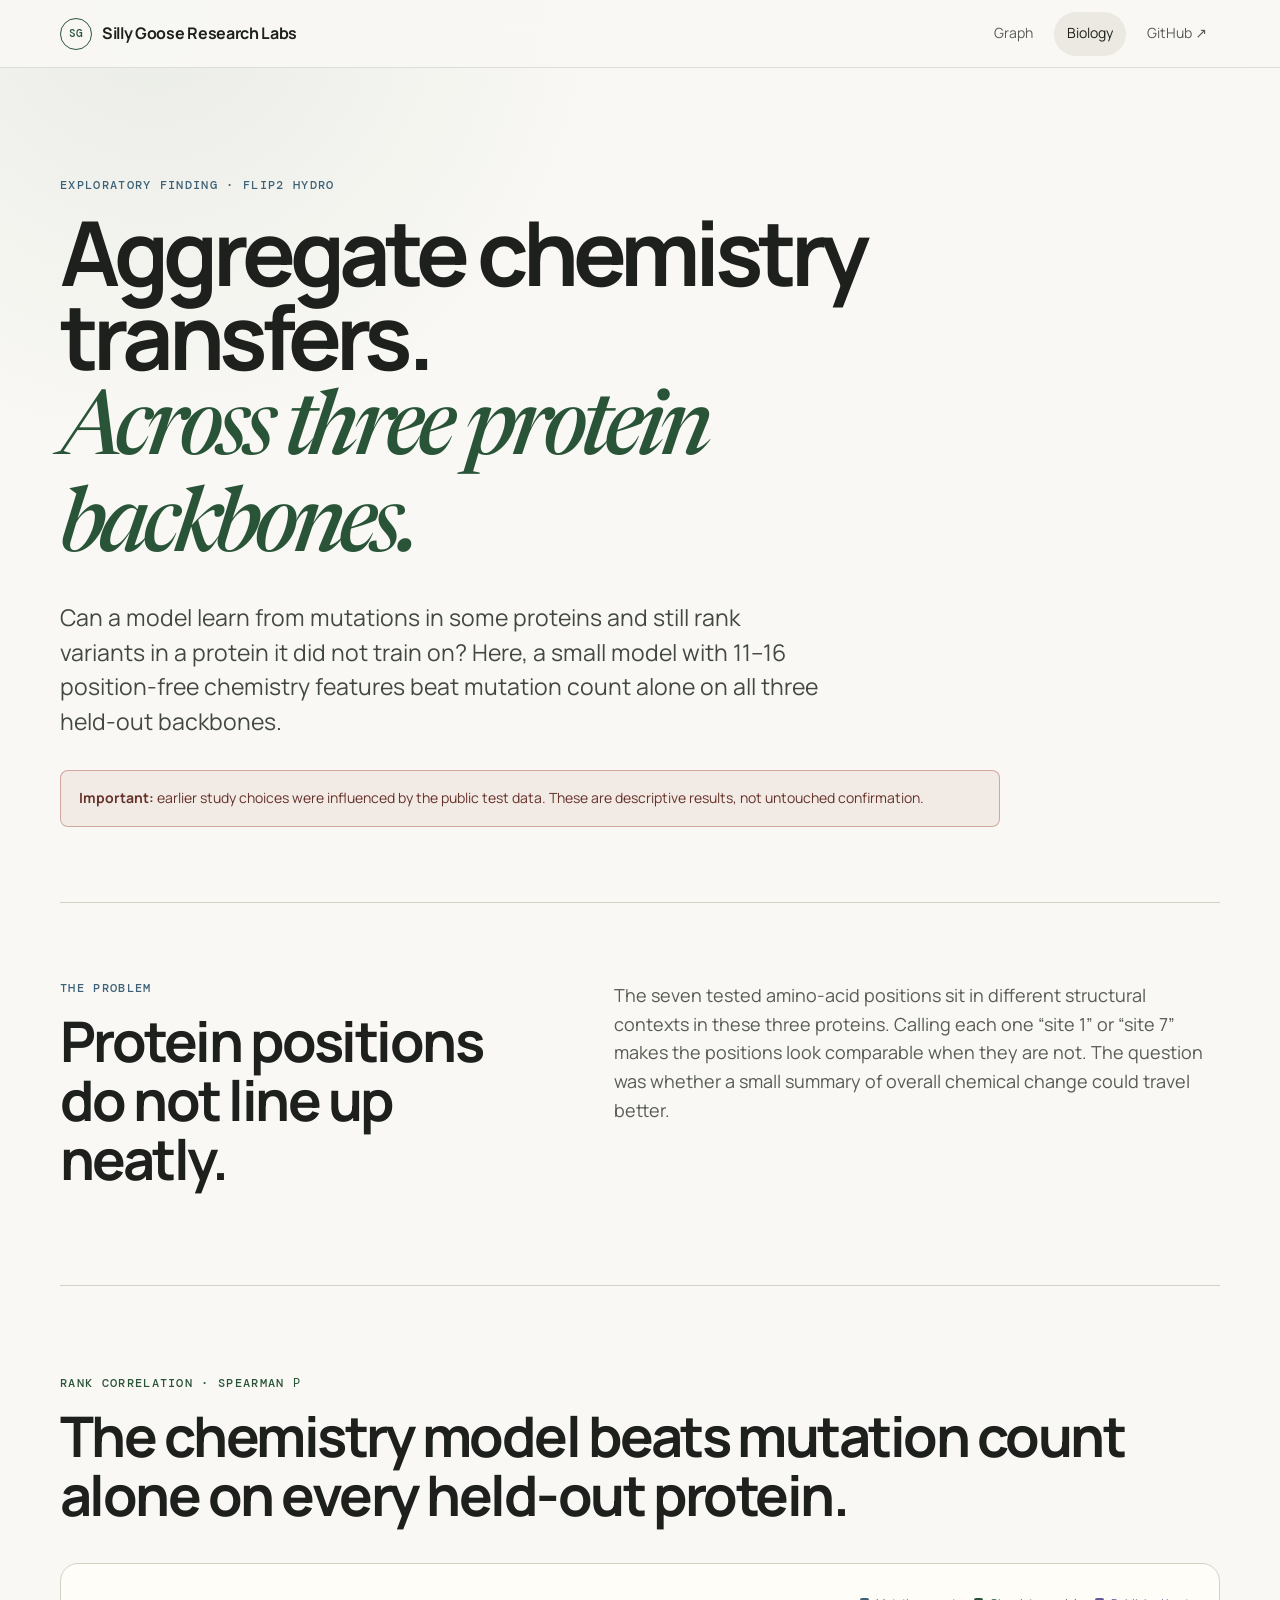
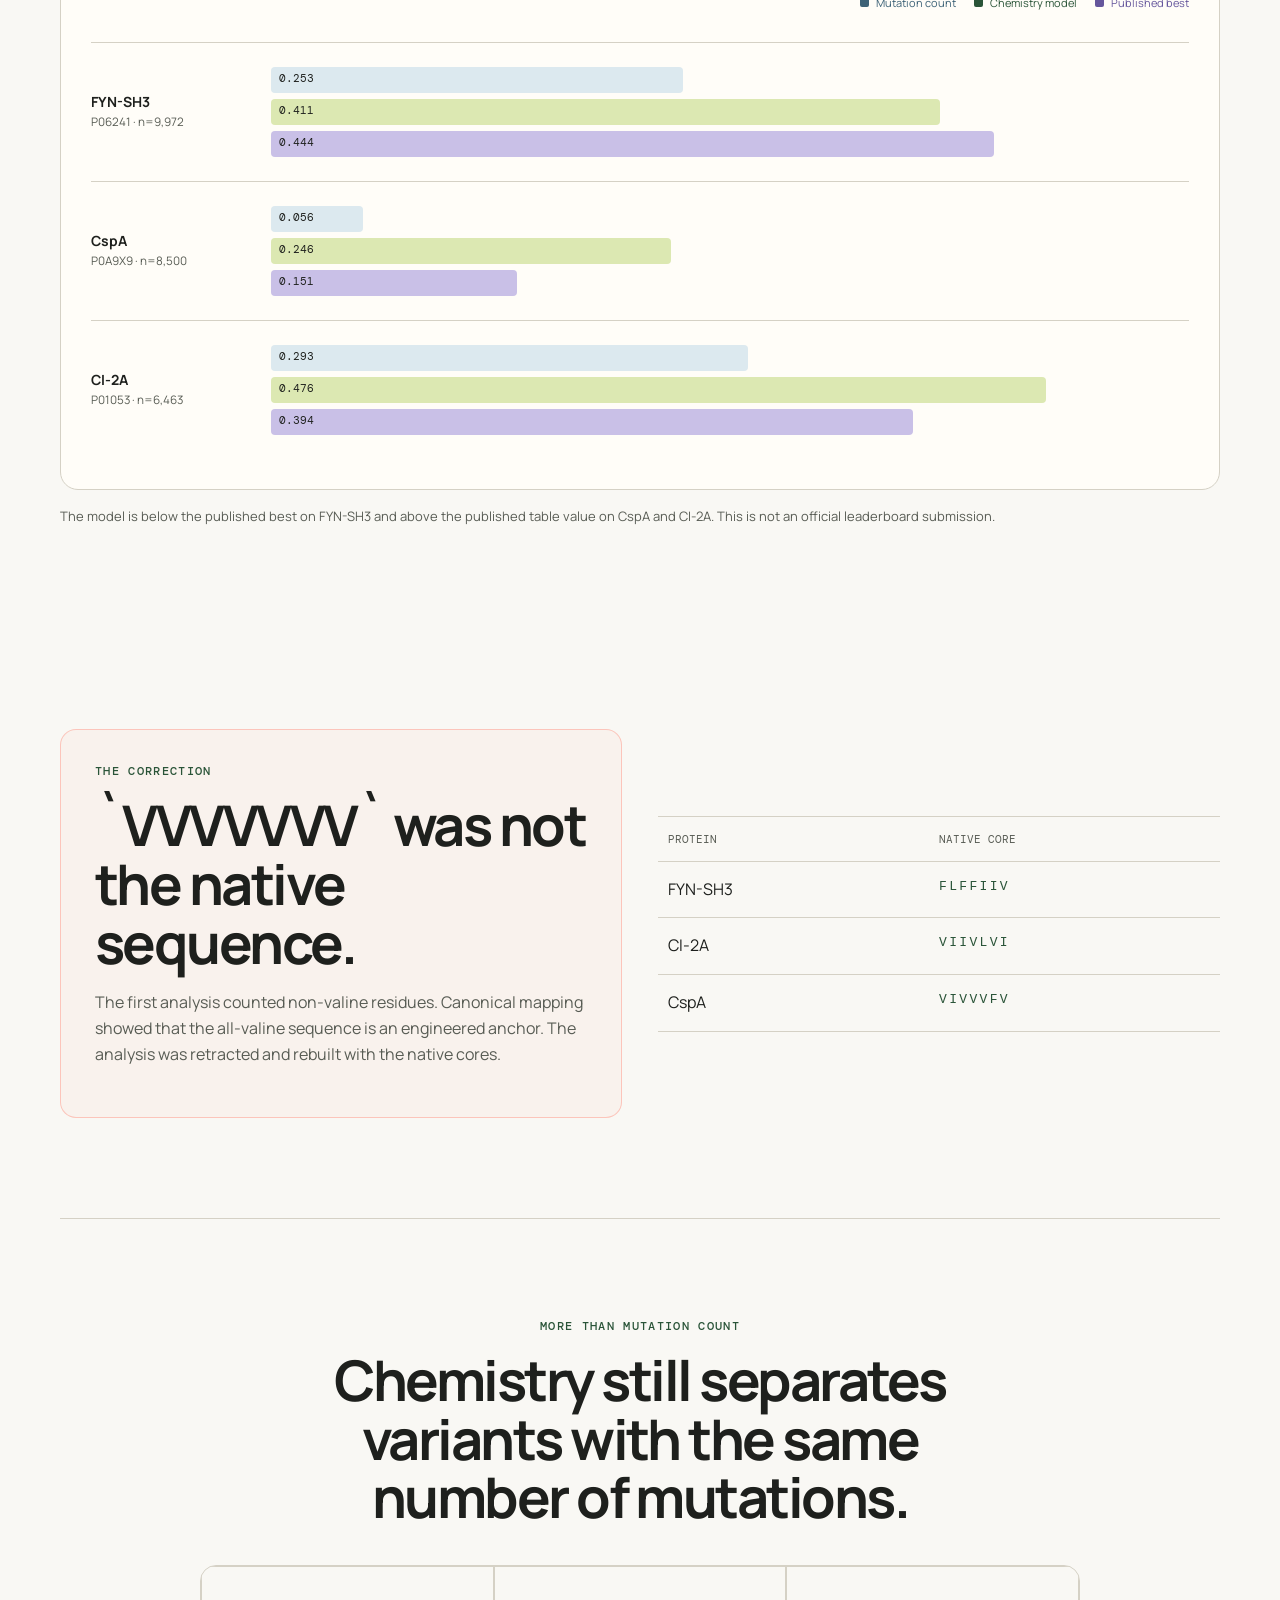
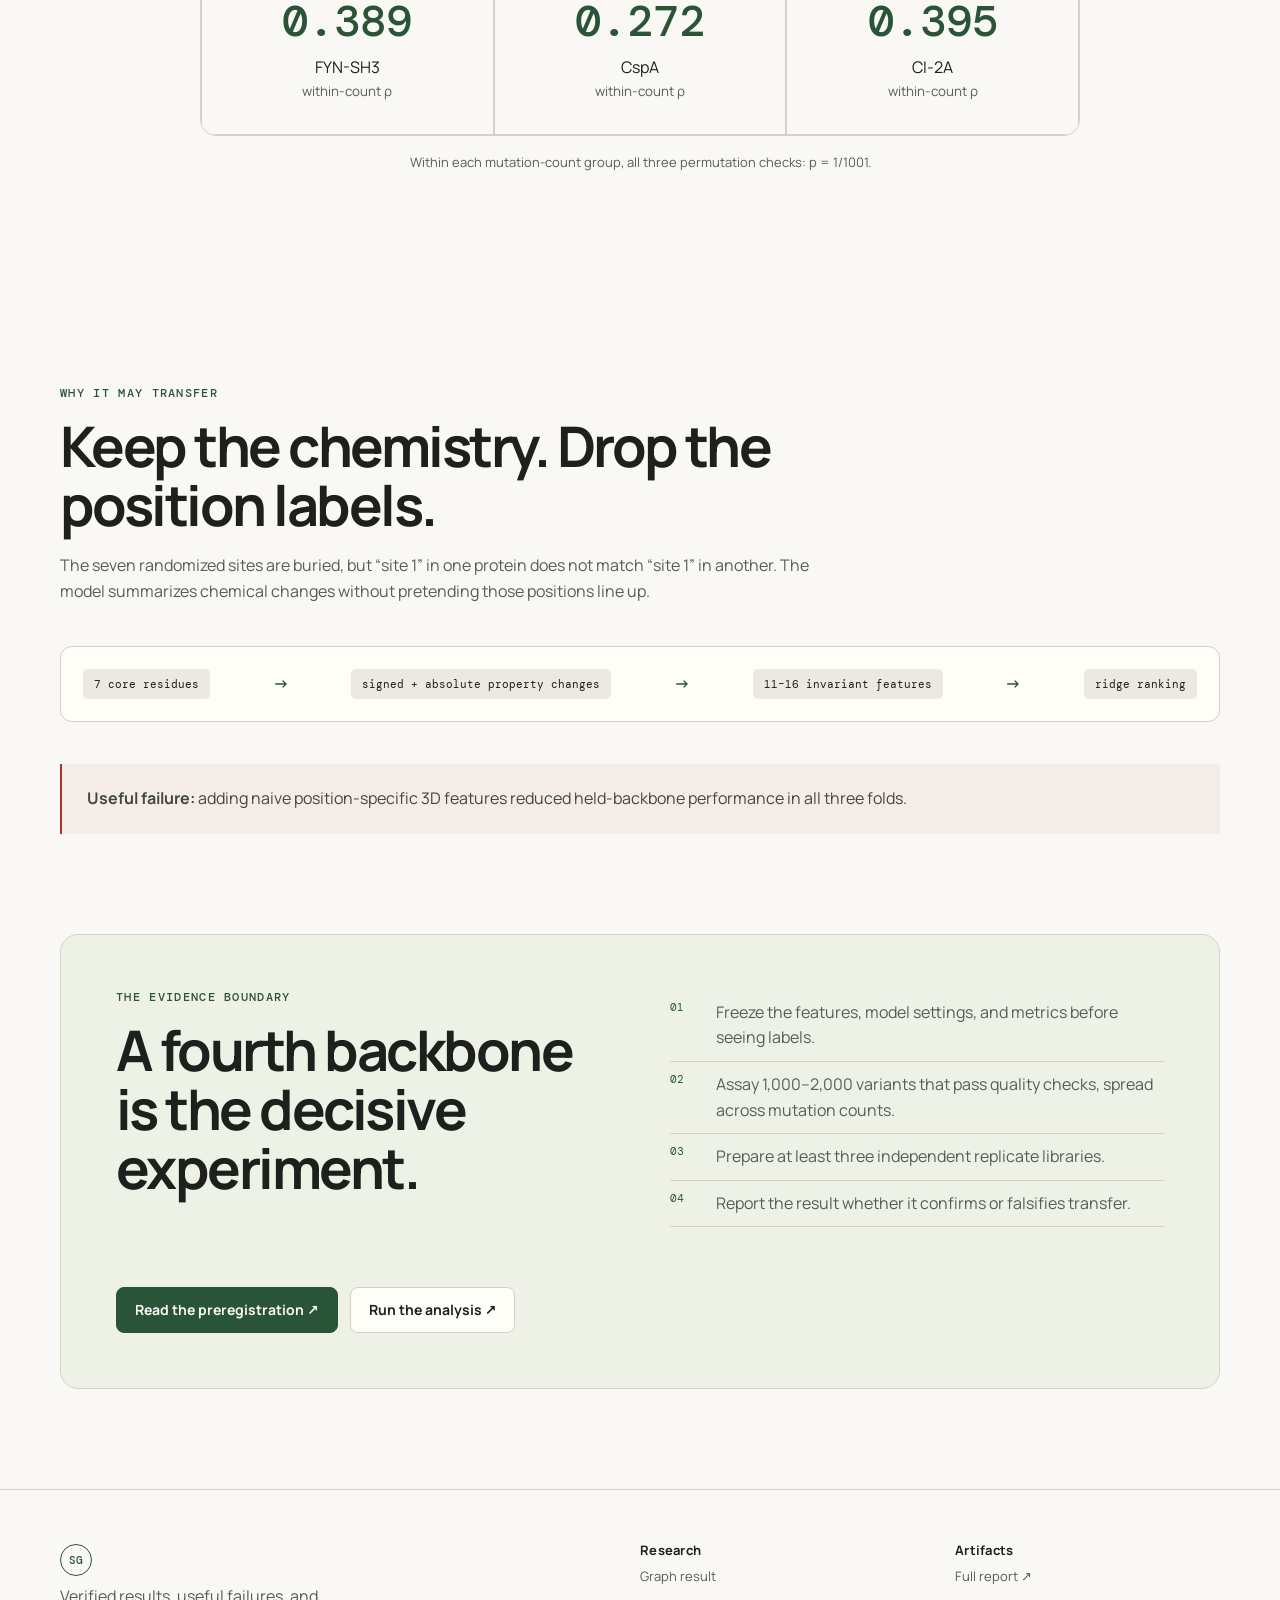
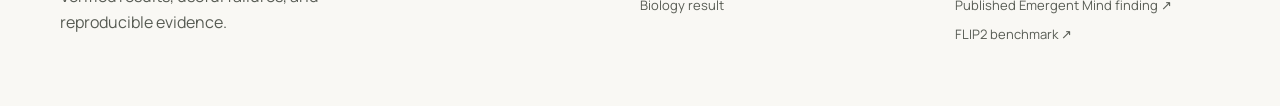
<file: site/biology.html>
<!doctype html>
<html lang="en">
<head>
  <meta charset="utf-8">
  <meta name="viewport" content="width=device-width,initial-scale=1">
  <meta name="description" content="An exploratory test of a small aggregate-chemistry model across three held-out protein backbones.">
  <title>A Small Aggregate-Chemistry Model Transfers Across Three Protein Backbones</title>
  <link rel="icon" href="assets/favicon.png" type="image/png">
  <link rel="stylesheet" href="css/site.css">
</head>
<body class="biology-page">
  <a class="skip-link" href="#main">Skip to the report</a>
  <header class="topbar">
    <a class="brand" href="/" aria-label="Silly Goose Research Labs home"><span class="brand-mark">SG</span><span class="brand-name">Silly Goose Research Labs</span></a>
    <nav aria-label="Primary navigation">
      <a href="index.html">Graph</a>
      <a class="active" href="biology.html">Biology</a>
      <a href="https://github.com/batmanscode/ai-research">GitHub ↗</a>
    </nav>
  </header>
  <main id="main">
    <section class="bio-hero shell">
      <p class="eyebrow">Exploratory finding · FLIP2 Hydro</p>
      <h1>Aggregate chemistry transfers.<br><em>Across three protein backbones.</em></h1>
      <p class="lede">Can a model learn from mutations in some proteins and still rank variants in a protein it did not train on? Here, a small model with 11–16 position-free chemistry features beat mutation count alone on all three held-out backbones.</p>
      <div class="caveat"><strong>Important:</strong> earlier study choices were influenced by the public test data. These are descriptive results, not untouched confirmation.</div>
    </section>

    <section class="problem-intro shell">
      <div>
        <p class="eyebrow">The problem</p>
        <h2>Protein positions do not line up neatly.</h2>
      </div>
      <p>The seven tested amino-acid positions sit in different structural contexts in these three proteins. Calling each one “site 1” or “site 7” makes the positions look comparable when they are not. The question was whether a small summary of overall chemical change could travel better.</p>
    </section>

    <section class="bio-chart shell" aria-labelledby="bio-chart-title">
      <div class="section-heading">
        <p class="eyebrow">Rank correlation · Spearman ρ</p>
        <h2 id="bio-chart-title">The chemistry model beats mutation count alone on every held-out protein.</h2>
      </div>
      <div class="bar-chart" role="img" aria-label="For FYN-SH3 baseline 0.253, model 0.411, official best 0.444. For CspA baseline 0.056, model 0.246, official best 0.151. For CI-2A baseline 0.293, model 0.476, official best 0.394.">
        <div class="chart-legend"><span class="base">Mutation count</span><span class="ours">Chemistry model</span><span class="official">Published best</span></div>
        <div class="chart-row"><b>FYN-SH3<small>P06241 · n=9,972</small></b><div class="track"><i class="base" style="--w:44.9%">0.253</i><i class="ours" style="--w:72.9%">0.411</i><i class="official" style="--w:78.8%">0.444</i></div></div>
        <div class="chart-row"><b>CspA<small>P0A9X9 · n=8,500</small></b><div class="track"><i class="base" style="--w:10%">0.056</i><i class="ours" style="--w:43.6%">0.246</i><i class="official" style="--w:26.8%">0.151</i></div></div>
        <div class="chart-row"><b>CI-2A<small>P01053 · n=6,463</small></b><div class="track"><i class="base" style="--w:52%">0.293</i><i class="ours" style="--w:84.4%">0.476</i><i class="official" style="--w:69.9%">0.394</i></div></div>
      </div>
      <p class="chart-note">The model is below the published best on FYN-SH3 and above the published table value on CspA and CI-2A. This is not an official leaderboard submission.</p>
    </section>

    <section class="bio-correction shell">
      <div class="correction-card">
        <p class="eyebrow">The correction</p>
        <h2>`VVVVVVV` was not the native sequence.</h2>
        <p>The first analysis counted non-valine residues. Canonical mapping showed that the all-valine sequence is an engineered anchor. The analysis was retracted and rebuilt with the native cores.</p>
      </div>
      <div class="core-table" role="table" aria-label="Correct native core sequences">
        <div role="row"><span role="columnheader">Protein</span><span role="columnheader">Native core</span></div>
        <div role="row"><span>FYN-SH3</span><code>FLFFIIV</code></div>
        <div role="row"><span>CI-2A</span><code>VIIVLVI</code></div>
        <div role="row"><span>CspA</span><code>VIVVVFV</code></div>
      </div>
    </section>

    <section class="signal shell">
      <div class="section-heading narrow">
        <p class="eyebrow">More than mutation count</p>
        <h2>Chemistry still separates variants with the same number of mutations.</h2>
      </div>
      <div class="signal-grid">
        <div><strong>0.389</strong><span>FYN-SH3</span><small>within-count ρ</small></div>
        <div><strong>0.272</strong><span>CspA</span><small>within-count ρ</small></div>
        <div><strong>0.395</strong><span>CI-2A</span><small>within-count ρ</small></div>
      </div>
      <p class="center-note">Within each mutation-count group, all three permutation checks: p = 1/1001.</p>
    </section>

    <section class="method shell">
      <div>
        <p class="eyebrow">Why it may transfer</p>
        <h2>Keep the chemistry. Drop the position labels.</h2>
        <p>The seven randomized sites are buried, but “site 1” in one protein does not match “site 1” in another. The model summarizes chemical changes without pretending those positions line up.</p>
      </div>
      <div class="method-flow" aria-label="Method flow">
        <span>7 core residues</span><b>→</b><span>signed + absolute property changes</span><b>→</b><span>11–16 invariant features</span><b>→</b><span>ridge ranking</span>
      </div>
      <blockquote><strong>Useful failure:</strong> adding naive position-specific 3D features reduced held-backbone performance in all three folds.</blockquote>
    </section>

    <section class="next-study shell">
      <div>
        <p class="eyebrow">The evidence boundary</p>
        <h2>A fourth backbone is the decisive experiment.</h2>
      </div>
      <ol>
        <li><span>01</span>Freeze the features, model settings, and metrics before seeing labels.</li>
        <li><span>02</span>Assay 1,000–2,000 variants that pass quality checks, spread across mutation counts.</li>
        <li><span>03</span>Prepare at least three independent replicate libraries.</li>
        <li><span>04</span>Report the result whether it confirms or falsifies transfer.</li>
      </ol>
      <div class="next-actions"><a class="button primary" href="https://github.com/batmanscode/ai-research/blob/main/biology/aggregate-chemistry-transfer/fourth_backbone_preregistration.md">Read the preregistration ↗</a><a class="button ghost" href="https://github.com/batmanscode/ai-research/blob/main/biology/aggregate-chemistry-transfer/native_core_transfer.py">Run the analysis ↗</a></div>
    </section>
  </main>
  <footer><div class="shell footer-grid"><div><span class="brand-mark">SG</span><p>Verified results, useful failures, and reproducible evidence.</p></div><div><h2>Research</h2><a href="index.html">Graph result</a><a href="biology.html">Biology result</a></div><div><h2>Artifacts</h2><a href="https://github.com/batmanscode/ai-research/blob/main/biology/aggregate-chemistry-transfer/README.md">Full report ↗</a><a href="https://www.emergentmind.com/open-problems/mechanisms-one-hot-protein-representation-performance#research-findings">Published Emergent Mind finding ↗</a><a href="https://flip.protein.properties/">FLIP2 benchmark ↗</a></div></div></footer>
</body>
</html>
</file>
<file: site/css/site.css>
@import url('https://fonts.googleapis.com/css2?family=DM+Mono:wght@400;500&family=Manrope:wght@400;500;600;700&family=Newsreader:ital,opsz,wght@1,6..72,500&display=swap');

:root {
  color-scheme: light;
  --ink: #1e201d;
  --muted: #585c54;
  --paper: #f9f8f4;
  --panel: #fffdf8;
  --panel-tint: #f0ede4;
  --line: #d5d1c5;
  --acid: #2a5438;
  --proof-fill: #dce8b2;
  --blue: #3d6277;
  --blue-fill: #dce9ef;
  --coral: #9e3a2b;
  --coral-fill: #e8b2a8;
  --violet: #65569c;
  --violet-fill: #c9c0e7;
  --shell: min(1160px, calc(100vw - 40px));
}

* { box-sizing: border-box; }
html { scroll-behavior: smooth; }
body {
  margin: 0;
  background:
    radial-gradient(circle at 12% 0%, rgba(42,84,56,.07), transparent 28rem),
    var(--paper);
  color: var(--ink);
  font-family: Manrope, system-ui, sans-serif;
  line-height: 1.6;
}
a { color: inherit; text-decoration: none; }
button { font: inherit; }
.shell { width: var(--shell); margin-inline: auto; }
.skip-link { position: fixed; left: 12px; top: -80px; z-index: 20; background: var(--acid); color: var(--paper); padding: 10px 14px; border-radius: 8px; }
.skip-link:focus { top: 12px; }

.topbar {
  position: sticky;
  z-index: 10;
  top: 0;
  display: flex;
  justify-content: space-between;
  align-items: center;
  min-height: 68px;
  padding: 0 max(20px, calc((100vw - 1160px)/2));
  border-bottom: 1px solid rgba(30,32,29,.12);
  background: rgba(249,248,244,.9);
  backdrop-filter: blur(18px);
}
.brand { display: flex; align-items: center; gap: 10px; font-weight: 700; letter-spacing: -.02em; }
.brand-mark { display: inline-grid; place-items: center; width: 32px; height: 32px; border: 1px solid var(--acid); border-radius: 50%; color: var(--acid); font: 500 11px/1 DM Mono, monospace; }
.topbar nav { display: flex; gap: 8px; }
.topbar nav a { display: inline-flex; min-height: 44px; align-items: center; padding: 8px 13px; border-radius: 999px; color: var(--muted); font-size: 14px; white-space: nowrap; }
.topbar nav a:hover, .topbar nav a.active { background: #ebe9e1; color: var(--ink); }

.hero { display: grid; grid-template-columns: 1.7fr .8fr; gap: 80px; align-items: end; padding-block: 110px 92px; }
.eyebrow { margin: 0 0 16px; color: var(--acid); font: 500 12px/1.3 DM Mono, monospace; letter-spacing: .11em; text-transform: uppercase; }
h1, h2, h3, p { margin-top: 0; }
h1 { margin-bottom: 28px; max-width: 820px; font-size: clamp(52px, 7vw, 92px); line-height: .94; letter-spacing: -.065em; }
h1 em { color: var(--acid); font-family: Newsreader, Georgia, serif; font-weight: 500; }
.lede { max-width: 760px; color: #434941; font-size: clamp(18px, 2vw, 23px); line-height: 1.5; }
.result-equation { display: flex; flex-wrap: wrap; align-items: baseline; gap: 10px; margin-block: 34px; font: 400 clamp(19px, 2.4vw, 30px)/1.2 DM Mono, monospace; }
.result-equation b { color: var(--acid); font-weight: 500; }
.result-equation i { margin-inline: 10px; color: var(--coral); font-style: normal; }
.equation-key { max-width: 660px; margin: -20px 0 34px; color: var(--muted); font-size: 13px; }
.equation-key strong { color: var(--ink); font-family: DM Mono, monospace; font-weight: 500; }
.hero-actions, .next-actions { display: flex; flex-wrap: wrap; gap: 12px; }
.button { display: inline-flex; min-height: 46px; align-items: center; justify-content: center; padding: 0 18px; border: 1px solid var(--line); border-radius: 8px; font-size: 14px; font-weight: 700; transition: transform .2s, background .2s; }
.button:hover { transform: translateY(-2px); }
.button.primary { border-color: var(--acid); background: var(--acid); color: var(--paper); }
.button.ghost { background: var(--panel); }
.hero-note { padding: 18px 0 18px 30px; border-left: 2px solid var(--acid); background: transparent; }
.note-number { color: var(--acid); font: 500 72px/1 DM Mono, monospace; letter-spacing: -.08em; }
.hero-note p { margin: 14px 0 32px; font-size: 17px; }
.hero-note small { color: var(--muted); }
.interval { position: relative; height: 5px; margin: 0 10px 24px; border-radius: 3px; background: linear-gradient(90deg, var(--coral), var(--acid)); }
.interval span { position: absolute; top: 14px; left: var(--x); transform: translateX(-50%); font: 12px DM Mono, monospace; }

.explorer, .bio-chart { padding-block: 90px; border-top: 1px solid var(--line); }
.section-heading { margin-bottom: 38px; }
.section-heading.narrow { max-width: 760px; }
h2 { margin-bottom: 18px; font-size: clamp(34px, 4.4vw, 56px); line-height: 1.05; letter-spacing: -.045em; }
h3 { margin-bottom: 10px; font-size: 20px; letter-spacing: -.025em; }
.explorer-grid { display: grid; grid-template-columns: minmax(0, 1.4fr) minmax(310px, .7fr); gap: 24px; }
.graph-stage, .story-panel { border: 1px solid var(--line); border-radius: 18px; background: var(--panel); }
.graph-stage { min-width: 0; padding: 18px; }
.stage-topline { display: flex; justify-content: space-between; align-items: center; gap: 16px; color: var(--muted); font: 12px DM Mono, monospace; letter-spacing: .04em; text-transform: uppercase; }
.icon-button { border: 1px solid #9da39b; border-radius: 999px; background: transparent; color: var(--ink); padding: 7px 12px; cursor: pointer; }
.icon-button:hover { border-color: var(--acid); color: var(--acid); }
#graph { display: block; width: 100%; max-height: 560px; margin-inline: auto; overflow: visible; }
.graph-edge { stroke: #747c76; stroke-width: 1.7; opacity: .72; transition: stroke .35s, opacity .35s, stroke-width .35s; }
.graph-edge.matching { stroke: var(--coral); stroke-width: 3.5; opacity: .95; }
.graph-edge.dim { opacity: .14; }
.node circle { fill: var(--panel); stroke: #3f4942; stroke-width: 2; transition: fill .35s, stroke .35s, transform .35s; transform-box: fill-box; transform-origin: center; }
.node text { fill: var(--ink); font: 500 13px DM Mono, monospace; pointer-events: none; }
.node.guard circle { fill: var(--proof-fill); stroke: var(--acid); transform: scale(1.16); }
.node.guard text { fill: var(--ink); }
.node.attack circle { fill: var(--coral-fill); stroke: var(--coral); transform: scale(1.18); }
.node.attack text, .node.exposed text { fill: var(--ink); }
.node.exposed circle { fill: var(--violet-fill); stroke: var(--violet); }
.story-arrow { color: var(--coral); stroke: currentColor; stroke-width: 3; fill: none; marker-end: url(#arrow); stroke-dasharray: 8 5; }
.stage-legend { display: flex; flex-wrap: wrap; gap: 14px; min-height: 30px; padding: 8px; color: var(--muted); font-size: 12px; }
.legend-dot { display: inline-flex; align-items: center; gap: 7px; }
.legend-dot:before { content:""; width: 9px; height: 9px; border-radius: 50%; background: var(--dot); }
.story-panel { display: flex; flex-direction: column; padding: 24px; }
.step-tabs { display: grid; grid-template-columns: repeat(4, 1fr); gap: 6px; margin-bottom: 34px; }
.step-tabs button { border: 0; border-bottom: 2px solid var(--line); background: none; color: var(--muted); padding: 8px 3px 12px; cursor: pointer; font-size: 12px; }
.step-tabs button span { display: block; margin-bottom: 4px; font: 11px DM Mono, monospace; }
.step-tabs button[aria-selected=true] { border-color: var(--acid); color: var(--ink); }
#step-copy h3 { font-size: 28px; }
#step-copy p { color: var(--muted); }
#step-copy .callout { margin-top: 22px; padding: 16px; border-left: 2px solid var(--acid); background: #eef2e6; color: var(--ink); font-size: 14px; }
.live-stats { display: grid; grid-template-columns: repeat(3,1fr); gap: 8px; margin: auto 0 0; padding-top: 28px; }
.live-stats div { padding-top: 12px; border-top: 1px solid var(--line); }
.live-stats dt { color: var(--muted); font-size: 11px; }
.live-stats dd { margin: 2px 0 0; font: 500 19px DM Mono, monospace; }

.plain { padding-block: 90px 110px; }
.plain-grid { display: grid; grid-template-columns: repeat(3, 1fr); gap: 18px; }
.plain-grid article { min-height: 230px; padding: 26px 0; border-top: 1px solid var(--ink); }
.plain-grid p { color: var(--muted); }
.plain-number { display: inline-grid; place-items: center; width: 34px; height: 34px; margin-bottom: 42px; border: 1px solid #929a93; border-radius: 50%; font: 11px DM Mono, monospace; }
.plain[aria-labelledby="status-title"] .plain-number { width: auto; padding-inline: 10px; border-color: var(--line); border-radius: 999px; color: var(--acid); }
.evidence { display: grid; grid-template-columns: .8fr 1.2fr; gap: 70px; align-items: center; padding-block: 90px; border-top: 1px solid var(--line); }
.evidence-copy p { color: var(--muted); }
.text-link { color: var(--acid); border-bottom: 1px solid rgba(217,255,111,.5); font-weight: 600; }
.evidence-grid { display: grid; grid-template-columns: repeat(2,1fr); border: 1px solid var(--line); border-radius: 16px; overflow: hidden; }
.evidence-grid div { display: flex; flex-direction: column; min-height: 160px; justify-content: center; padding: 24px; border: .5px solid var(--line); }
.evidence-grid strong { color: var(--acid); font: 500 42px/1 DM Mono, monospace; }
.evidence-grid span { margin-top: 10px; font-size: 14px; }
.evidence-grid small { color: var(--muted); }
.trail { padding-block: 110px; }
.timeline { margin: 0 0 36px; padding: 0; list-style: none; }
.timeline li { display: grid; grid-template-columns: 68px 1fr; gap: 14px; padding: 26px 0; border-top: 1px solid var(--line); }
.timeline li > span { color: var(--acid); font: 12px DM Mono, monospace; }
.timeline p { max-width: 730px; color: var(--muted); }
.open-gap { display: grid; grid-template-columns: 1fr .8fr; gap: 70px; padding: 55px; border: 1px solid var(--line); border-radius: 18px; background: #eef2e6; }
.open-gap h2 span { color: var(--acid); }
.open-gap > p { color: var(--muted); font-size: 17px; }
.other-result { display: grid; grid-template-columns: .9fr .8fr auto; gap: 46px; align-items: center; padding-block: 120px; }
.other-result p { color: var(--muted); }
.mini-bars div { display: grid; grid-template-columns: 76px 1fr; gap: 10px; align-items: center; margin: 9px 0; font-size: 11px; }
.mini-bars i { position: relative; display: block; width: var(--value); min-width: 48px; padding: 5px 7px; border-radius: 3px; background: var(--blue-fill); color: var(--ink); font: normal 10px DM Mono, monospace; }

footer { padding-block: 54px; border-top: 1px solid var(--line); color: var(--muted); }
.footer-grid { display: grid; grid-template-columns: 2fr 1fr 1fr; gap: 50px; }
.footer-grid > div { display: flex; flex-direction: column; align-items: flex-start; gap: 8px; }
.footer-grid h2 { margin: 0; color: var(--ink); font-size: 13px; letter-spacing: .02em; }
.footer-grid p { max-width: 290px; }
.footer-grid a { font-size: 13px; }

/* Biology report */
.bio-hero { padding-block: 110px 75px; }
.bio-hero h1 { max-width: 1000px; }
.biology-page .bio-hero > .eyebrow, .biology-page .problem-intro .eyebrow { color: var(--blue); }
.caveat { max-width: 940px; margin-top: 32px; padding: 16px 18px; border: 1px solid rgba(158,58,43,.38); border-radius: 8px; background: rgba(158,58,43,.07); color: #653229; font-size: 14px; }
.problem-intro { display: grid; grid-template-columns: .8fr 1fr; gap: 70px; align-items: start; padding-block: 78px; border-top: 1px solid var(--line); }
.problem-intro > p { max-width: 650px; color: var(--muted); font-size: 18px; }
.bar-chart { padding: 30px; border: 1px solid var(--line); border-radius: 18px; background: var(--panel); }
.chart-legend { display: flex; flex-wrap: wrap; justify-content: flex-end; gap: 18px; margin-bottom: 30px; color: var(--muted); font-size: 11px; }
.chart-legend span:before { content:""; display: inline-block; width: 9px; height: 9px; margin-right: 7px; border-radius: 2px; background: currentColor; }
.chart-legend .base { color: var(--blue); } .chart-legend .ours { color: var(--acid); } .chart-legend .official { color: var(--violet); }
.chart-row { display: grid; grid-template-columns: 160px 1fr; gap: 20px; align-items: center; padding: 24px 0; border-top: 1px solid var(--line); }
.chart-row > b { font-size: 14px; }
.chart-row small { display: block; color: var(--muted); font-weight: 400; }
.track { display: flex; flex-direction: column; gap: 6px; }
.track i { display: block; width: var(--w); min-width: 52px; height: 26px; padding: 4px 8px; border-radius: 4px; color: var(--ink); font: normal 11px DM Mono, monospace; transition: width .8s ease; }
.track .base { background: var(--blue-fill); } .track .ours { background: var(--proof-fill); } .track .official { background: var(--violet-fill); }
.chart-note, .center-note { margin-top: 16px; color: var(--muted); font-size: 13px; }
.bio-correction { display: grid; grid-template-columns: 1fr 1fr; gap: 36px; padding-block: 100px; }
.correction-card { padding: 34px; border: 1px solid rgba(255,130,110,.4); border-radius: 16px; background: rgba(255,130,110,.05); }
.correction-card p:last-child { color: var(--muted); }
.core-table { align-self: center; border-top: 1px solid var(--line); }
.core-table > div { display: grid; grid-template-columns: 1fr 1fr; padding: 15px 10px; border-bottom: 1px solid var(--line); }
.core-table > div:first-child { color: var(--muted); font: 11px DM Mono, monospace; text-transform: uppercase; }
.core-table code { color: var(--acid); letter-spacing: .18em; }
.signal { padding-block: 100px; border-top: 1px solid var(--line); text-align: center; }
.signal .section-heading { margin-inline: auto; }
.signal-grid { display: grid; grid-template-columns: repeat(3, 1fr); max-width: 880px; margin-inline: auto; border: 1px solid var(--line); border-radius: 16px; overflow: hidden; }
.signal-grid div { display: flex; flex-direction: column; padding: 32px 18px; border: .5px solid var(--line); }
.signal-grid strong { color: var(--acid); font: 500 44px/1 DM Mono, monospace; }
.signal-grid span { margin-top: 12px; }
.signal-grid small { color: var(--muted); }
.method { padding-block: 100px; }
.method > div:first-child { max-width: 760px; }
.method > div:first-child p:last-child { color: var(--muted); }
.method-flow { display: flex; align-items: center; justify-content: space-between; gap: 12px; margin-block: 42px; padding: 22px; border: 1px solid var(--line); border-radius: 12px; background: var(--panel); }
.method-flow span { padding: 8px 11px; border-radius: 5px; background: #ebe9e1; font: 11px DM Mono, monospace; text-align: center; }
.method-flow b { color: var(--acid); }
blockquote { margin: 0; padding: 22px 25px; border-left: 2px solid var(--coral); background: rgba(158,58,43,.06); color: #42473f; }
.next-study { display: grid; grid-template-columns: 1fr 1fr; gap: 60px; padding: 55px; margin-bottom: 100px; border: 1px solid var(--line); border-radius: 18px; background: #eef2e6; }
.next-study ol { margin: 0; padding: 0; list-style: none; }
.next-study li { display: grid; grid-template-columns: 36px 1fr; gap: 10px; padding: 10px 0; color: var(--muted); border-bottom: 1px solid var(--line); }
.next-study li span { color: var(--acid); font: 11px DM Mono, monospace; }
.next-actions { grid-column: 1 / -1; }

@media (max-width: 900px) {
  .hero, .evidence, .open-gap, .bio-correction, .next-study, .problem-intro { grid-template-columns: 1fr; gap: 35px; }
  .hero { padding-block: 80px 70px; }
  .explorer-grid { grid-template-columns: 1fr; }
  .story-panel { min-height: 440px; }
  .other-result { grid-template-columns: 1fr 1fr; }
  .other-result .button { grid-column: 1 / -1; justify-self: start; }
  .footer-grid { grid-template-columns: 1.5fr 1fr 1fr; }
}

@media (max-width: 650px) {
  :root { --shell: min(100% - 28px, 1160px); }
  .topbar { padding-inline: 14px; }
  .brand > span:last-child { display: none; }
  .topbar nav { gap: 0; }
  .topbar nav a { padding-inline: 8px; font-size: 12px; }
  h1 { font-size: 49px; }
  .hero-note { padding: 25px; }
  .plain-grid, .signal-grid { grid-template-columns: 1fr; }
  .plain-grid article { min-height: 190px; }
  .plain-number { margin-bottom: 26px; }
  .evidence-grid { grid-template-columns: 1fr; }
  .open-gap, .next-study { padding: 30px 24px; }
  .other-result { grid-template-columns: 1fr; padding-block: 85px; }
  .other-result .button { grid-column: auto; }
  .footer-grid { grid-template-columns: 1fr; }
  .chart-row { grid-template-columns: 1fr; }
  .bar-chart { padding: 18px; }
  .chart-legend { justify-content: flex-start; }
  .method-flow { align-items: stretch; flex-direction: column; }
  .method-flow b { transform: rotate(90deg); text-align: center; }
}

@media (prefers-reduced-motion: reduce) {
  html { scroll-behavior: auto; }
  *, *:before, *:after { animation-duration: .01ms !important; transition-duration: .01ms !important; }
}
</file>
<file: biology/aggregate-chemistry-transfer/website/css/site.css>
@import url('https://fonts.googleapis.com/css2?family=DM+Mono:wght@400;500&family=Manrope:wght@400;500;600;700&family=Newsreader:ital,opsz,wght@1,6..72,500&display=swap');

:root {
  color-scheme: light;
  --ink: #1e201d;
  --muted: #585c54;
  --paper: #f9f8f4;
  --panel: #fffdf8;
  --panel-tint: #f0ede4;
  --line: #d5d1c5;
  --acid: #2a5438;
  --proof-fill: #dce8b2;
  --blue: #3d6277;
  --blue-fill: #dce9ef;
  --coral: #9e3a2b;
  --coral-fill: #e8b2a8;
  --violet: #65569c;
  --violet-fill: #c9c0e7;
  --shell: min(1160px, calc(100vw - 40px));
}

* { box-sizing: border-box; }
html { scroll-behavior: smooth; }
body {
  margin: 0;
  background:
    radial-gradient(circle at 12% 0%, rgba(42,84,56,.07), transparent 28rem),
    var(--paper);
  color: var(--ink);
  font-family: Manrope, system-ui, sans-serif;
  line-height: 1.6;
}
a { color: inherit; text-decoration: none; }
button { font: inherit; }
.shell { width: var(--shell); margin-inline: auto; }
.skip-link { position: fixed; left: 12px; top: -80px; z-index: 20; background: var(--acid); color: var(--paper); padding: 10px 14px; border-radius: 8px; }
.skip-link:focus { top: 12px; }

.topbar {
  position: sticky;
  z-index: 10;
  top: 0;
  display: flex;
  justify-content: space-between;
  align-items: center;
  min-height: 68px;
  padding: 0 max(20px, calc((100vw - 1160px)/2));
  border-bottom: 1px solid rgba(30,32,29,.12);
  background: rgba(249,248,244,.9);
  backdrop-filter: blur(18px);
}
.brand { display: flex; align-items: center; gap: 10px; font-weight: 700; letter-spacing: -.02em; }
.brand-mark { display: inline-grid; place-items: center; width: 32px; height: 32px; border: 1px solid var(--acid); border-radius: 50%; color: var(--acid); font: 500 11px/1 DM Mono, monospace; }
.topbar nav { display: flex; gap: 8px; }
.topbar nav a { display: inline-flex; min-height: 44px; align-items: center; padding: 8px 13px; border-radius: 999px; color: var(--muted); font-size: 14px; white-space: nowrap; }
.topbar nav a:hover, .topbar nav a.active { background: #ebe9e1; color: var(--ink); }

.hero { display: grid; grid-template-columns: 1.7fr .8fr; gap: 80px; align-items: end; padding-block: 110px 92px; }
.eyebrow { margin: 0 0 16px; color: var(--acid); font: 500 12px/1.3 DM Mono, monospace; letter-spacing: .11em; text-transform: uppercase; }
h1, h2, h3, p { margin-top: 0; }
h1 { margin-bottom: 28px; max-width: 820px; font-size: clamp(52px, 7vw, 92px); line-height: .94; letter-spacing: -.065em; }
h1 em { color: var(--acid); font-family: Newsreader, Georgia, serif; font-weight: 500; }
.lede { max-width: 760px; color: #434941; font-size: clamp(18px, 2vw, 23px); line-height: 1.5; }
.result-equation { display: flex; flex-wrap: wrap; align-items: baseline; gap: 10px; margin-block: 34px; font: 400 clamp(19px, 2.4vw, 30px)/1.2 DM Mono, monospace; }
.result-equation b { color: var(--acid); font-weight: 500; }
.result-equation i { margin-inline: 10px; color: var(--coral); font-style: normal; }
.equation-key { max-width: 660px; margin: -20px 0 34px; color: var(--muted); font-size: 13px; }
.equation-key strong { color: var(--ink); font-family: DM Mono, monospace; font-weight: 500; }
.hero-actions, .next-actions { display: flex; flex-wrap: wrap; gap: 12px; }
.button { display: inline-flex; min-height: 46px; align-items: center; justify-content: center; padding: 0 18px; border: 1px solid var(--line); border-radius: 8px; font-size: 14px; font-weight: 700; transition: transform .2s, background .2s; }
.button:hover { transform: translateY(-2px); }
.button.primary { border-color: var(--acid); background: var(--acid); color: var(--paper); }
.button.ghost { background: var(--panel); }
.hero-note { padding: 18px 0 18px 30px; border-left: 2px solid var(--acid); background: transparent; }
.note-number { color: var(--acid); font: 500 72px/1 DM Mono, monospace; letter-spacing: -.08em; }
.hero-note p { margin: 14px 0 32px; font-size: 17px; }
.hero-note small { color: var(--muted); }
.interval { position: relative; height: 5px; margin: 0 10px 24px; border-radius: 3px; background: linear-gradient(90deg, var(--coral), var(--acid)); }
.interval span { position: absolute; top: 14px; left: var(--x); transform: translateX(-50%); font: 12px DM Mono, monospace; }

.explorer, .bio-chart { padding-block: 90px; border-top: 1px solid var(--line); }
.section-heading { margin-bottom: 38px; }
.section-heading.narrow { max-width: 760px; }
h2 { margin-bottom: 18px; font-size: clamp(34px, 4.4vw, 56px); line-height: 1.05; letter-spacing: -.045em; }
h3 { margin-bottom: 10px; font-size: 20px; letter-spacing: -.025em; }
.explorer-grid { display: grid; grid-template-columns: minmax(0, 1.4fr) minmax(310px, .7fr); gap: 24px; }
.graph-stage, .story-panel { border: 1px solid var(--line); border-radius: 18px; background: var(--panel); }
.graph-stage { min-width: 0; padding: 18px; }
.stage-topline { display: flex; justify-content: space-between; align-items: center; gap: 16px; color: var(--muted); font: 12px DM Mono, monospace; letter-spacing: .04em; text-transform: uppercase; }
.icon-button { border: 1px solid #9da39b; border-radius: 999px; background: transparent; color: var(--ink); padding: 7px 12px; cursor: pointer; }
.icon-button:hover { border-color: var(--acid); color: var(--acid); }
#graph { display: block; width: 100%; max-height: 560px; margin-inline: auto; overflow: visible; }
.graph-edge { stroke: #747c76; stroke-width: 1.7; opacity: .72; transition: stroke .35s, opacity .35s, stroke-width .35s; }
.graph-edge.matching { stroke: var(--coral); stroke-width: 3.5; opacity: .95; }
.graph-edge.dim { opacity: .14; }
.node circle { fill: var(--panel); stroke: #3f4942; stroke-width: 2; transition: fill .35s, stroke .35s, transform .35s; transform-box: fill-box; transform-origin: center; }
.node text { fill: var(--ink); font: 500 13px DM Mono, monospace; pointer-events: none; }
.node.guard circle { fill: var(--proof-fill); stroke: var(--acid); transform: scale(1.16); }
.node.guard text { fill: var(--ink); }
.node.attack circle { fill: var(--coral-fill); stroke: var(--coral); transform: scale(1.18); }
.node.attack text, .node.exposed text { fill: var(--ink); }
.node.exposed circle { fill: var(--violet-fill); stroke: var(--violet); }
.story-arrow { color: var(--coral); stroke: currentColor; stroke-width: 3; fill: none; marker-end: url(#arrow); stroke-dasharray: 8 5; }
.stage-legend { display: flex; flex-wrap: wrap; gap: 14px; min-height: 30px; padding: 8px; color: var(--muted); font-size: 12px; }
.legend-dot { display: inline-flex; align-items: center; gap: 7px; }
.legend-dot:before { content:""; width: 9px; height: 9px; border-radius: 50%; background: var(--dot); }
.story-panel { display: flex; flex-direction: column; padding: 24px; }
.step-tabs { display: grid; grid-template-columns: repeat(4, 1fr); gap: 6px; margin-bottom: 34px; }
.step-tabs button { border: 0; border-bottom: 2px solid var(--line); background: none; color: var(--muted); padding: 8px 3px 12px; cursor: pointer; font-size: 12px; }
.step-tabs button span { display: block; margin-bottom: 4px; font: 11px DM Mono, monospace; }
.step-tabs button[aria-selected=true] { border-color: var(--acid); color: var(--ink); }
#step-copy h3 { font-size: 28px; }
#step-copy p { color: var(--muted); }
#step-copy .callout { margin-top: 22px; padding: 16px; border-left: 2px solid var(--acid); background: #eef2e6; color: var(--ink); font-size: 14px; }
.live-stats { display: grid; grid-template-columns: repeat(3,1fr); gap: 8px; margin: auto 0 0; padding-top: 28px; }
.live-stats div { padding-top: 12px; border-top: 1px solid var(--line); }
.live-stats dt { color: var(--muted); font-size: 11px; }
.live-stats dd { margin: 2px 0 0; font: 500 19px DM Mono, monospace; }

.plain { padding-block: 90px 110px; }
.plain-grid { display: grid; grid-template-columns: repeat(3, 1fr); gap: 18px; }
.plain-grid article { min-height: 230px; padding: 26px 0; border-top: 1px solid var(--ink); }
.plain-grid p { color: var(--muted); }
.plain-number { display: inline-grid; place-items: center; width: 34px; height: 34px; margin-bottom: 42px; border: 1px solid #929a93; border-radius: 50%; font: 11px DM Mono, monospace; }
.plain[aria-labelledby="status-title"] .plain-number { width: auto; padding-inline: 10px; border-color: var(--line); border-radius: 999px; color: var(--acid); }
.evidence { display: grid; grid-template-columns: .8fr 1.2fr; gap: 70px; align-items: center; padding-block: 90px; border-top: 1px solid var(--line); }
.evidence-copy p { color: var(--muted); }
.text-link { color: var(--acid); border-bottom: 1px solid rgba(217,255,111,.5); font-weight: 600; }
.evidence-grid { display: grid; grid-template-columns: repeat(2,1fr); border: 1px solid var(--line); border-radius: 16px; overflow: hidden; }
.evidence-grid div { display: flex; flex-direction: column; min-height: 160px; justify-content: center; padding: 24px; border: .5px solid var(--line); }
.evidence-grid strong { color: var(--acid); font: 500 42px/1 DM Mono, monospace; }
.evidence-grid span { margin-top: 10px; font-size: 14px; }
.evidence-grid small { color: var(--muted); }
.trail { padding-block: 110px; }
.timeline { margin: 0 0 36px; padding: 0; list-style: none; }
.timeline li { display: grid; grid-template-columns: 68px 1fr; gap: 14px; padding: 26px 0; border-top: 1px solid var(--line); }
.timeline li > span { color: var(--acid); font: 12px DM Mono, monospace; }
.timeline p { max-width: 730px; color: var(--muted); }
.open-gap { display: grid; grid-template-columns: 1fr .8fr; gap: 70px; padding: 55px; border: 1px solid var(--line); border-radius: 18px; background: #eef2e6; }
.open-gap h2 span { color: var(--acid); }
.open-gap > p { color: var(--muted); font-size: 17px; }
.other-result { display: grid; grid-template-columns: .9fr .8fr auto; gap: 46px; align-items: center; padding-block: 120px; }
.other-result p { color: var(--muted); }
.mini-bars div { display: grid; grid-template-columns: 76px 1fr; gap: 10px; align-items: center; margin: 9px 0; font-size: 11px; }
.mini-bars i { position: relative; display: block; width: var(--value); min-width: 48px; padding: 5px 7px; border-radius: 3px; background: var(--blue-fill); color: var(--ink); font: normal 10px DM Mono, monospace; }

footer { padding-block: 54px; border-top: 1px solid var(--line); color: var(--muted); }
.footer-grid { display: grid; grid-template-columns: 2fr 1fr 1fr; gap: 50px; }
.footer-grid > div { display: flex; flex-direction: column; align-items: flex-start; gap: 8px; }
.footer-grid h2 { margin: 0; color: var(--ink); font-size: 13px; letter-spacing: .02em; }
.footer-grid p { max-width: 290px; }
.footer-grid a { font-size: 13px; }

/* Biology report */
.bio-hero { padding-block: 110px 75px; }
.bio-hero h1 { max-width: 1000px; }
.biology-page .bio-hero > .eyebrow, .biology-page .problem-intro .eyebrow { color: var(--blue); }
.caveat { max-width: 940px; margin-top: 32px; padding: 16px 18px; border: 1px solid rgba(158,58,43,.38); border-radius: 8px; background: rgba(158,58,43,.07); color: #653229; font-size: 14px; }
.problem-intro { display: grid; grid-template-columns: .8fr 1fr; gap: 70px; align-items: start; padding-block: 78px; border-top: 1px solid var(--line); }
.problem-intro > p { max-width: 650px; color: var(--muted); font-size: 18px; }
.bar-chart { padding: 30px; border: 1px solid var(--line); border-radius: 18px; background: var(--panel); }
.chart-legend { display: flex; flex-wrap: wrap; justify-content: flex-end; gap: 18px; margin-bottom: 30px; color: var(--muted); font-size: 11px; }
.chart-legend span:before { content:""; display: inline-block; width: 9px; height: 9px; margin-right: 7px; border-radius: 2px; background: currentColor; }
.chart-legend .base { color: var(--blue); } .chart-legend .ours { color: var(--acid); } .chart-legend .official { color: var(--violet); }
.chart-row { display: grid; grid-template-columns: 160px 1fr; gap: 20px; align-items: center; padding: 24px 0; border-top: 1px solid var(--line); }
.chart-row > b { font-size: 14px; }
.chart-row small { display: block; color: var(--muted); font-weight: 400; }
.track { display: flex; flex-direction: column; gap: 6px; }
.track i { display: block; width: var(--w); min-width: 52px; height: 26px; padding: 4px 8px; border-radius: 4px; color: var(--ink); font: normal 11px DM Mono, monospace; transition: width .8s ease; }
.track .base { background: var(--blue-fill); } .track .ours { background: var(--proof-fill); } .track .official { background: var(--violet-fill); }
.chart-note, .center-note { margin-top: 16px; color: var(--muted); font-size: 13px; }
.bio-correction { display: grid; grid-template-columns: 1fr 1fr; gap: 36px; padding-block: 100px; }
.correction-card { padding: 34px; border: 1px solid rgba(255,130,110,.4); border-radius: 16px; background: rgba(255,130,110,.05); }
.correction-card p:last-child { color: var(--muted); }
.core-table { align-self: center; border-top: 1px solid var(--line); }
.core-table > div { display: grid; grid-template-columns: 1fr 1fr; padding: 15px 10px; border-bottom: 1px solid var(--line); }
.core-table > div:first-child { color: var(--muted); font: 11px DM Mono, monospace; text-transform: uppercase; }
.core-table code { color: var(--acid); letter-spacing: .18em; }
.signal { padding-block: 100px; border-top: 1px solid var(--line); text-align: center; }
.signal .section-heading { margin-inline: auto; }
.signal-grid { display: grid; grid-template-columns: repeat(3, 1fr); max-width: 880px; margin-inline: auto; border: 1px solid var(--line); border-radius: 16px; overflow: hidden; }
.signal-grid div { display: flex; flex-direction: column; padding: 32px 18px; border: .5px solid var(--line); }
.signal-grid strong { color: var(--acid); font: 500 44px/1 DM Mono, monospace; }
.signal-grid span { margin-top: 12px; }
.signal-grid small { color: var(--muted); }
.method { padding-block: 100px; }
.method > div:first-child { max-width: 760px; }
.method > div:first-child p:last-child { color: var(--muted); }
.method-flow { display: flex; align-items: center; justify-content: space-between; gap: 12px; margin-block: 42px; padding: 22px; border: 1px solid var(--line); border-radius: 12px; background: var(--panel); }
.method-flow span { padding: 8px 11px; border-radius: 5px; background: #ebe9e1; font: 11px DM Mono, monospace; text-align: center; }
.method-flow b { color: var(--acid); }
blockquote { margin: 0; padding: 22px 25px; border-left: 2px solid var(--coral); background: rgba(158,58,43,.06); color: #42473f; }
.next-study { display: grid; grid-template-columns: 1fr 1fr; gap: 60px; padding: 55px; margin-bottom: 100px; border: 1px solid var(--line); border-radius: 18px; background: #eef2e6; }
.next-study ol { margin: 0; padding: 0; list-style: none; }
.next-study li { display: grid; grid-template-columns: 36px 1fr; gap: 10px; padding: 10px 0; color: var(--muted); border-bottom: 1px solid var(--line); }
.next-study li span { color: var(--acid); font: 11px DM Mono, monospace; }
.next-actions { grid-column: 1 / -1; }

@media (max-width: 900px) {
  .hero, .evidence, .open-gap, .bio-correction, .next-study, .problem-intro { grid-template-columns: 1fr; gap: 35px; }
  .hero { padding-block: 80px 70px; }
  .explorer-grid { grid-template-columns: 1fr; }
  .story-panel { min-height: 440px; }
  .other-result { grid-template-columns: 1fr 1fr; }
  .other-result .button { grid-column: 1 / -1; justify-self: start; }
  .footer-grid { grid-template-columns: 1.5fr 1fr 1fr; }
}

@media (max-width: 650px) {
  :root { --shell: min(100% - 28px, 1160px); }
  .topbar { padding-inline: 14px; }
  .brand > span:last-child { display: none; }
  .topbar nav { gap: 0; }
  .topbar nav a { padding-inline: 8px; font-size: 12px; }
  h1 { font-size: 49px; }
  .hero-note { padding: 25px; }
  .plain-grid, .signal-grid { grid-template-columns: 1fr; }
  .plain-grid article { min-height: 190px; }
  .plain-number { margin-bottom: 26px; }
  .evidence-grid { grid-template-columns: 1fr; }
  .open-gap, .next-study { padding: 30px 24px; }
  .other-result { grid-template-columns: 1fr; padding-block: 85px; }
  .other-result .button { grid-column: auto; }
  .footer-grid { grid-template-columns: 1fr; }
  .chart-row { grid-template-columns: 1fr; }
  .bar-chart { padding: 18px; }
  .chart-legend { justify-content: flex-start; }
  .method-flow { align-items: stretch; flex-direction: column; }
  .method-flow b { transform: rotate(90deg); text-align: center; }
}

@media (prefers-reduced-motion: reduce) {
  html { scroll-behavior: auto; }
  *, *:before, *:after { animation-duration: .01ms !important; transition-duration: .01ms !important; }
}
</file>
<file: decision-theory/infinity-stones/website/css/site.css>
@charset "UTF-8";
:root{color-scheme:light;--paper:#f9f8f4;--panel:#fffdf8;--ink:#1e201d;--muted:#66685f;--line:#dcdacf;--forest:#2a5438;--violet:#655078;--lavender:#eee8f3;--amber:#895d18;--red:#8a4232;--green-wash:#e6ede4;--mono:ui-monospace,SFMono-Regular,Consolas,monospace;--sans:Inter,"Avenir Next",Avenir,system-ui,sans-serif;--serif:"Iowan Old Style","Palatino Linotype",Georgia,serif}
*{box-sizing:border-box}html{scroll-behavior:smooth;scroll-padding-top:24px}body{margin:0;background:var(--paper);color:var(--ink);font:16px/1.65 var(--sans);-webkit-font-smoothing:antialiased}a{color:inherit;text-underline-offset:4px;text-decoration-thickness:1px}a:hover{color:var(--violet)}button,input,select{font:inherit}button,select{cursor:pointer}button,a,input,select{-webkit-tap-highlight-color:transparent}button:focus-visible,a:focus-visible,input:focus-visible,select:focus-visible{outline:3px solid var(--violet);outline-offset:5px}button:disabled,input:disabled{cursor:default;opacity:.45}.shell{max-width:1216px;margin:0 auto;padding-left:28px;padding-right:28px}.skip-link{position:absolute;top:-90px;left:15px;background:var(--ink);color:white;padding:14px;z-index:10}.skip-link:focus{top:10px}.topbar{min-height:96px;display:flex;align-items:center;justify-content:space-between;gap:24px;border-bottom:1px solid var(--line)}.brand{display:flex;align-items:center;gap:12px;text-decoration:none}.brand-mark{display:grid;place-items:center;width:42px;height:42px;border:1px solid var(--ink);border-radius:50%;font-size:14px;font-weight:650;letter-spacing:-1px}.brand-name{font-size:13px;font-weight:550}.topbar nav{display:flex;gap:28px}.topbar nav a{display:flex;align-items:center;gap:4px;min-height:44px;font-size:13px;text-decoration:none;white-space:nowrap}.topbar nav a[aria-current="page"]{color:var(--violet);text-decoration:underline;text-underline-offset:6px}.hero{display:grid;grid-template-columns:1.2fr .8fr;gap:80px;align-items:center;padding-top:83px;padding-bottom:78px}.eyebrow,.mini-label,.folio{font:11px/1.5 var(--mono);letter-spacing:1.2px;text-transform:uppercase}.eyebrow{margin:0 0 22px;color:var(--violet)}h1,h2,h3,p{margin-top:0}h1{font:500 clamp(48px,5.3vw,74px)/1.07 var(--serif);letter-spacing:-2px;margin-bottom:26px}h1 em,h2 em{font-weight:400;color:var(--violet)}.lede{font-size:21px;line-height:1.5;max-width:580px;margin-bottom:24px}.hero-finding{font-size:16px;max-width:580px;margin-bottom:30px}.hero-finding strong{font-weight:550}.button{display:inline-flex;align-items:center;justify-content:center;gap:20px;min-height:48px;border:1px solid var(--line);padding:11px 18px;border-radius:4px;font:550 13px/1.4 var(--sans);background:transparent;text-decoration:none}.button:hover{border-color:var(--violet)}.button.primary{color:white;background:var(--forest);border-color:var(--forest)}.button.primary:hover{background:#203e29}.credit{margin:25px 0 0;font-size:12px;color:var(--muted);line-height:1.8}.credit a{color:var(--ink)}.handover-diagram{align-self:center;padding:22px 24px 28px;background:var(--panel);border:1px solid var(--line);border-radius:6px}.diagram-top{display:flex;justify-content:space-between;gap:20px;color:var(--muted)}.diagram-top .mini-label{font-size:10px;letter-spacing:.8px}.folio{font-size:10px;white-space:nowrap}.handover-diagram svg{display:block;width:100%;height:auto;margin:22px 0 8px}.handover-diagram p{font-size:14px;text-align:center;line-height:1.8;margin:0}.handover-diagram strong{font-weight:550}.section-heading{margin-bottom:30px}h2{font:400 clamp(33px,3.4vw,46px)/1.14 var(--serif);letter-spacing:-.8px;margin:0}.setup,.explorer,.guarantee,.result,.patience,.evidence,.limits,.sources{padding-top:66px;padding-bottom:66px;border-top:1px solid var(--line)}.steps{display:grid;grid-template-columns:repeat(3,1fr);gap:48px}.step-number{font:13px var(--mono);color:var(--violet);display:block;margin-bottom:17px}.steps h3,.limits h3{font:600 17px/1.4 var(--sans);margin-bottom:12px}.steps p{font-size:14px;color:var(--muted);margin-bottom:0}.scope-note{font-size:13px;line-height:1.7;padding:18px 20px;border-left:2px solid var(--violet);background:var(--lavender);margin:30px 0 0}.split-heading{display:flex;justify-content:space-between;gap:28px;align-items:flex-end}.reset{flex:none}.section-intro{max-width:800px;color:var(--muted);font-size:15px;margin-bottom:30px}.controls{display:grid;grid-template-columns:repeat(2,minmax(0,1fr));gap:24px 48px;padding:25px 28px;border:1px solid var(--line);background:var(--panel);border-radius:5px}.control label{display:flex;align-items:baseline;justify-content:space-between;gap:12px;font-size:13px;font-weight:550}.control output{font:13px/1.5 var(--mono);color:var(--violet);white-space:nowrap}.control small{font-size:11px;color:var(--muted);display:block;line-height:1.6}.control input{width:100%;height:44px;margin:0;accent-color:var(--violet);cursor:pointer;display:block}.comparison-key{display:flex;align-items:center;gap:24px;flex-wrap:wrap;padding:30px 0 18px;font-size:11px;color:var(--muted)}.comparison-key span{display:flex;align-items:center;gap:8px}.key-line{height:16px;width:2px;background:var(--ink);display:inline-block}.key-bar{width:20px;height:8px;background:#c5b2d4;display:inline-block}.worlds{display:grid;grid-template-columns:repeat(3,minmax(0,1fr));gap:16px}.world{border:1px solid var(--line);padding:24px;background:var(--panel);border-radius:5px;min-width:0}.world-top{display:flex;align-items:center;justify-content:space-between;gap:8px;margin-bottom:18px}.world-index{font:15px var(--serif);color:var(--muted)}.world-status{font:10px/1.5 var(--mono);padding:4px 7px;border-radius:3px}.good{color:var(--forest);background:var(--green-wash)}.bad{color:var(--red);background:#f3e7e1}.tie{color:var(--muted);background:#edece5}.world h3{font:400 25px/1.2 var(--serif);letter-spacing:-.4px;margin-bottom:13px}.world-law{font-size:12px;line-height:1.7;color:var(--muted);min-height:62px;margin-bottom:22px}.world-law strong{color:var(--ink);font-weight:500}.risk-track,.bound-track{position:relative;background:#efeee7;border:1px solid #dfdcd2;height:13px;border-radius:2px;margin:10px 0 18px}.risk-fill{position:absolute;left:0;top:0;bottom:0;background:#baa5c9;border-radius:1px}.risk-marker{position:absolute;top:-6px;bottom:-6px;width:2px;background:var(--ink);transform:translateX(-1px);z-index:2}.risk-marker:before{content:"";position:absolute;top:-3px;left:-3px;width:8px;height:5px;background:var(--ink);clip-path:polygon(0 0,100% 0,50% 100%)}.threshold-label,.value-row{display:flex;align-items:baseline;justify-content:space-between;gap:10px}.threshold-label span,.value-row span{font-size:11px;color:var(--muted)}.threshold-value{font:500 27px/1.4 var(--serif);color:var(--violet)}.value-row{border-top:1px solid var(--line);margin-top:20px;padding-top:13px}.safe-value{font:15px var(--mono)}.comparison-summary{display:flex;align-items:center;gap:40px;padding:26px 28px;background:#eaece5;border-radius:4px;margin-top:20px}.comparison-summary>div{min-width:190px;display:grid;grid-template-columns:auto auto;align-items:baseline;gap:2px 14px}.comparison-summary .mini-label{grid-column:1/-1;font-size:10px;color:var(--muted)}#keep-value{font:38px/1.4 var(--serif)}#safe-unit{font-size:11px;max-width:110px;line-height:1.4}.comparison-summary p{margin:0;font-size:14px;max-width:670px}.caption{font-size:11px;line-height:1.7;color:var(--muted);margin:14px 0 0}.guarantee-layout{display:grid;grid-template-columns:340px minmax(0,1fr);gap:55px;align-items:center}.bound-controls{padding:23px;background:var(--panel);border:1px solid var(--line);border-radius:4px}.select-label{display:block;font-size:13px;font-weight:550;margin-bottom:8px}select{width:100%;min-height:44px;padding:9px;border:1px solid #c7c3b8;border-radius:3px;background:var(--paper);font-size:12px;color:var(--ink);margin-bottom:24px}.bound-controls .control+.control{margin-top:18px}.bound-values{display:flex;align-items:center;justify-content:space-between;gap:18px}.bound-values>div{max-width:46%}.bound-values .mini-label{display:block;font-size:9px;letter-spacing:.7px;min-height:28px}.bound-values strong{font:46px/1.3 var(--serif);color:var(--violet);display:block}.bound-to{font:italic 20px var(--serif);color:var(--muted)}.bound-track{height:24px;margin:27px 0 10px}#guaranteed-zone{position:absolute;inset:0 auto 0 0;background:#b2c5b0}#uncertain-zone{position:absolute;top:0;bottom:0;background:repeating-linear-gradient(135deg,#dfd0a9,#dfd0a9 4px,#f0e6cd 4px,#f0e6cd 8px)}.axis{display:flex;justify-content:space-between;font:10px var(--mono);color:var(--muted)}.bound-verdict{font-weight:550;font-size:16px;line-height:1.5;margin:25px 0 12px}.result{display:grid;grid-template-columns:1.2fr .8fr;gap:80px;align-items:center}.result-copy h2{margin-bottom:28px}.result-copy p{font-size:15px;max-width:650px}.result-copy .button{margin-top:10px}.formula-note{background:var(--lavender);border:1px solid #d5cadd;padding:30px;border-radius:5px}.formula{display:flex;align-items:center;gap:15px;font:28px/1.5 var(--serif);margin:25px 0 30px;white-space:nowrap}.fraction{display:inline-flex;flex-direction:column;text-align:center;font-size:24px}.fraction>span:first-child{border-bottom:1px solid var(--violet);padding:0 10px 5px}.fraction>span:last-child{padding-top:5px}.formula-note dl{margin:0}.formula-note dl>div{display:grid;grid-template-columns:22px 1fr;gap:12px;font-size:12px;margin:12px 0}.formula-note dt{font:italic 18px var(--serif);color:var(--violet)}.formula-note dd{margin:0}.two-columns{display:grid;grid-template-columns:1fr 1fr;gap:60px;margin-top:28px}.two-columns p{font-size:14px;margin-bottom:20px}.evidence{display:grid;grid-template-columns:1fr 1fr;gap:70px;align-items:center}.evidence h2{margin-bottom:24px}.evidence p{font-size:14px;color:var(--muted);max-width:510px}.evidence a{font-size:13px}.evidence-numbers{display:grid;grid-template-columns:1fr 1fr;gap:25px}.evidence-numbers>div{border-top:1px solid var(--line);padding-top:12px}.evidence-numbers strong{font:38px/1.5 var(--serif);display:block;color:var(--forest)}.evidence-numbers span{font-size:11px;color:var(--muted)}.limits h2{margin-bottom:30px}.limits h3{margin-top:25px}.limits .two-columns{margin-top:0}.sources ol{padding:0;margin:32px 0 20px;list-style:none}.sources li{display:flex;gap:24px;padding:20px 0;border-bottom:1px solid var(--line)}.sources li>span{font:11px var(--mono);color:var(--muted);padding-top:4px}.sources li a{font-size:14px}.sources li p{font-size:12px;color:var(--muted);margin:7px 0 0}.sources li p a{font-size:12px}.text-link{font-size:13px}footer{display:flex;justify-content:space-between;gap:20px;align-items:center;padding-top:28px;padding-bottom:40px;font-size:11px;color:var(--muted);border-top:1px solid var(--line)}footer>div{display:flex;gap:24px}[hidden]{display:none!important}
@media(max-width:1100px){.hero{gap:45px}.hero h1{font-size:60px}.hero .lede{font-size:19px}.world{padding:20px}.world-status{font-size:9px}.world h3{font-size:23px}.guarantee-layout{grid-template-columns:300px minmax(0,1fr);gap:35px}.result{gap:45px}.formula-note{padding:25px}.formula{font-size:24px}.fraction{font-size:21px}}
@media(max-width:800px){.brand-name{font-size:11px}.hero{grid-template-columns:1fr;gap:35px;padding-top:50px}.hero h1{font-size:64px}.hero>div{max-width:620px}.handover-diagram{max-width:490px;width:100%;justify-self:center}.steps{gap:24px}.worlds{grid-template-columns:1fr}.world{display:grid;grid-template-columns:1fr 1fr;gap:0 28px}.world-top{grid-column:1/-1}.world h3{grid-column:1}.world-law{grid-column:1;grid-row:3/6;margin:0;min-height:0}.risk-track{grid-column:2;grid-row:2;align-self:center;margin:8px 0}.threshold-label{grid-column:2;grid-row:3}.value-row{grid-column:2;grid-row:4}.comparison-summary{gap:24px}.guarantee-layout{grid-template-columns:1fr}.bound-controls{display:grid;grid-template-columns:1fr 1fr;gap:8px 25px}.select-label,select,.bound-controls>.caption{grid-column:1/-1}.bound-controls .control+.control{margin-top:0}.bound-display{max-width:600px;width:100%;justify-self:center}.result{grid-template-columns:1fr;gap:35px}.formula-note{max-width:510px}.two-columns{gap:28px}.evidence{gap:35px}.setup,.explorer,.guarantee,.result,.patience,.evidence,.limits,.sources{padding-top:48px;padding-bottom:48px}}
@media(max-width:550px){.shell{padding-left:20px;padding-right:20px}.topbar{min-height:78px;gap:14px}.brand-name{display:none}.topbar nav{gap:20px}.topbar nav a{font-size:12px}.hero{padding-top:39px;padding-bottom:45px;gap:30px}.hero h1{font-size:52px;letter-spacing:-1.5px}.eyebrow{font-size:9px;letter-spacing:.9px;margin-bottom:18px}.lede{font-size:19px}.hero-finding{font-size:14px}.hero .button{font-size:12px;gap:16px}.credit{font-size:11px}.handover-diagram{padding:18px}.handover-diagram svg{margin:12px 0 0}.handover-diagram p{font-size:12px}.diagram-top .mini-label{font-size:9px}.steps{grid-template-columns:1fr;gap:25px}.steps article{display:grid;grid-template-columns:28px 1fr;gap:0 12px}.step-number{grid-row:1/3;padding-top:3px}.steps h3{font-size:16px;margin-bottom:7px}.steps p{grid-column:2;font-size:13px}.scope-note{font-size:12px;padding:15px}.split-heading{align-items:flex-start;flex-direction:column;gap:18px}.section-intro{font-size:13px}.controls{grid-template-columns:1fr;gap:19px;padding:20px}.control label{font-size:12px}.control output{font-size:12px}.comparison-key{gap:12px;font-size:10px}.comparison-key span:last-child{width:100%}.world{display:block;padding:23px}.world-top{margin-bottom:15px}.world-status{font-size:10px}.world h3{font-size:26px}.world-law{margin-bottom:25px;min-height:0;font-size:13px}.risk-track{margin:10px 0 17px}.threshold-label span,.value-row span{font-size:12px}.comparison-summary{flex-direction:column;align-items:stretch;gap:16px;padding:20px}.comparison-summary>div{grid-template-columns:auto 1fr;gap:0 14px}.comparison-summary p{font-size:13px}.caption{font-size:10px}.bound-controls{display:block;padding:20px}.bound-controls .control+.control{margin-top:16px}.bound-values{gap:12px}.bound-values strong{font-size:38px}.bound-values .mini-label{min-height:30px;font-size:9px}.bound-verdict{font-size:15px}.result-copy p{font-size:14px}.formula-note{padding:23px}.formula{font-size:28px}.fraction{font-size:23px}.two-columns{grid-template-columns:1fr;gap:0}.two-columns p{font-size:13px}.evidence{grid-template-columns:1fr;gap:25px}.evidence-numbers{gap:20px}.evidence-numbers strong{font-size:36px}.evidence-numbers span{font-size:10px}.sources li{gap:15px}.sources li a{font-size:13px}.sources li p{font-size:11px}footer{align-items:flex-start;flex-direction:column;font-size:10px}footer>div{gap:20px;flex-wrap:wrap}}
@media(max-width:350px){.shell{padding-left:16px;padding-right:16px}.hero h1{font-size:45px}.topbar nav{gap:16px}.topbar nav a{font-size:11px}.brand-mark{width:38px;height:38px}.hero .button{font-size:11px;padding:12px;gap:9px}.control label{font-size:11px}.control output{font-size:11px}.controls{padding:16px}.bound-values strong{font-size:33px}.formula-note{padding:19px}.formula{font-size:25px;gap:12px}.fraction{font-size:21px}h2{font-size:32px}}
@media(prefers-reduced-motion:reduce){html{scroll-behavior:auto}*{transition:none!important;animation:none!important}}
@media print{.topbar nav,.controls,.bound-controls,.reset,.button{display:none}.hero,.result,.evidence,.guarantee-layout{display:block}.shell{max-width:none}.hero{padding-top:30px}.handover-diagram{display:none}.worlds{display:block}.world{break-inside:avoid;margin-bottom:12px}.formula-note{margin-top:25px}.sources{break-before:page}}

.explorer>.caption{font-size:13px;max-width:940px}

.other-settings{margin-top:12px}.other-settings summary{cursor:pointer;min-height:44px;padding:10px 0;font-size:13px;color:var(--violet)}.other-settings summary:focus-visible{outline:3px solid var(--violet);outline-offset:4px}.other-settings .caption{margin:0 0 16px;font-size:12px}.risk-marker{width:3px}.key-line{width:3px}.world-status{font-family:var(--sans);font-weight:600}

.average-check{margin-top:24px;padding:20px 24px;border-left:2px solid var(--violet);background:var(--panel)}.average-check h3{font:550 13px/1.5 var(--sans);margin:0 0 10px}.average-check p{font-size:13px;margin:0;color:var(--muted)}.average-check .average-equation{font:24px/1.5 var(--serif);color:var(--violet);margin-bottom:10px}.formula-note h3{font:400 27px/1.2 var(--serif);color:var(--violet);margin:0 0 16px}.formula-intro,.formula-takeaway{font-size:13px;line-height:1.65;margin:0}.formula-takeaway{margin-top:20px}.weight-definition{border-top:1px solid #d5cadd;margin-top:23px;padding-top:8px}.weight-definition summary{cursor:pointer;min-height:44px;padding:10px 0;font-size:12px;color:var(--violet)}.weight-definition summary:focus-visible{outline:3px solid var(--violet);outline-offset:4px}.weight-definition p{font-size:12px;margin:12px 0 0}.weight-definition .formula{font-size:22px;gap:7px;justify-content:center;white-space:normal}.weight-definition .fraction{font-size:20px}.weight-definition sup{font-size:14px}.formula-note{align-self:start}@media(max-width:550px){.average-check{padding:16px 18px}.average-check .average-equation{font-size:21px}.formula-note h3{font-size:25px}.formula-intro,.formula-takeaway{font-size:13px}}

.weight-definition summary{text-decoration:underline;text-underline-offset:3px}.weight-definition var{font-family:var(--serif);font-size:1.15em}

.production-note{margin-top:30px;padding:24px 28px;border:1px solid #d5cadd;border-left:3px solid var(--violet);border-radius:5px;background:var(--panel)}.production-note h3{font:400 24px/1.25 var(--serif);color:var(--violet);margin:0 0 16px}.production-note p{max-width:850px;font-size:14px;margin:0 0 14px}.production-note a{display:inline-flex;align-items:center;gap:5px;min-height:44px;font-size:13px;color:var(--violet)}@media(max-width:550px){.production-note{padding:20px}.production-note h3{font-size:23px}.production-note p{font-size:13px}}

.setup>.scope-note{background:transparent;border:0;padding:0;margin-top:24px}

.oneoff-example{display:grid;grid-template-columns:1.15fr 1fr;gap:24px 38px;margin:24px 0;padding:26px 0;border-top:1px solid #d5cadd;border-bottom:1px solid #d5cadd}.production-note .oneoff-label{font:10px/1.6 var(--mono);letter-spacing:.7px;text-transform:uppercase;color:var(--violet);margin-bottom:12px}.oneoff-story h4{font:400 27px/1.2 var(--serif);margin:0 0 16px}.production-note .oneoff-assumptions{font-size:13px;color:var(--ink);margin-bottom:0}.oneoff-maths{background:var(--lavender);padding:22px 24px;border-radius:4px;align-self:start}.oneoff-score h5{font:550 12px/1.5 var(--sans);margin:0 0 10px}.oneoff-score+.oneoff-score{border-top:1px solid #d5cadd;margin-top:18px;padding-top:18px}.oneoff-equation{display:flex;flex-wrap:wrap;align-items:center;gap:12px;color:var(--violet);font:24px/1.4 var(--serif)}.oneoff-equation .fraction{font-size:21px}.oneoff-equation strong{font-weight:500}.production-note .oneoff-maths p{font-size:12px;margin:18px 0 0}.oneoff-threshold{grid-column:1/-1;display:grid;grid-template-columns:1.15fr 1fr;gap:12px 38px;align-items:center}.oneoff-threshold .oneoff-equation{padding-left:24px}.production-note .oneoff-threshold p{margin:0}.production-note .oneoff-symbol{grid-column:1/-1;font-size:13px;color:var(--ink)}@media(max-width:800px){.oneoff-example,.oneoff-threshold{grid-template-columns:1fr;gap:22px}.oneoff-threshold .oneoff-equation{padding-left:0}}@media(max-width:550px){.oneoff-example{margin:22px 0;padding:22px 0}.oneoff-story h4{font-size:25px}.oneoff-maths{padding:20px 16px}.oneoff-equation{gap:9px;font-size:23px}.oneoff-equation .fraction{font-size:20px}}@media(max-width:350px){.oneoff-maths{padding:18px 12px}.oneoff-equation{gap:7px;font-size:21px}.oneoff-equation .fraction{font-size:18px}.oneoff-equation .fraction>span:first-child{padding-left:6px;padding-right:6px}}
</file>
<file: graph/secure-domination-optimal-coefficient/website/css/site.css>
@import url('https://fonts.googleapis.com/css2?family=DM+Mono:wght@400;500&family=Manrope:wght@400;500;600;700&family=Newsreader:ital,opsz,wght@1,6..72,500&display=swap');

:root {
  color-scheme: light;
  --ink: #1e201d;
  --muted: #585c54;
  --paper: #f9f8f4;
  --panel: #fffdf8;
  --panel-tint: #f0ede4;
  --line: #d5d1c5;
  --acid: #2a5438;
  --proof-fill: #dce8b2;
  --blue: #3d6277;
  --blue-fill: #dce9ef;
  --coral: #9e3a2b;
  --coral-fill: #e8b2a8;
  --violet: #65569c;
  --violet-fill: #c9c0e7;
  --shell: min(1160px, calc(100vw - 40px));
}

* { box-sizing: border-box; }
html { scroll-behavior: smooth; }
body {
  margin: 0;
  background:
    radial-gradient(circle at 12% 0%, rgba(42,84,56,.07), transparent 28rem),
    var(--paper);
  color: var(--ink);
  font-family: Manrope, system-ui, sans-serif;
  line-height: 1.6;
}
a { color: inherit; text-decoration: none; }
button { font: inherit; }
.shell { width: var(--shell); margin-inline: auto; }
.skip-link { position: fixed; left: 12px; top: -80px; z-index: 20; background: var(--acid); color: var(--paper); padding: 10px 14px; border-radius: 8px; }
.skip-link:focus { top: 12px; }

.topbar {
  position: sticky;
  z-index: 10;
  top: 0;
  display: flex;
  justify-content: space-between;
  align-items: center;
  min-height: 68px;
  padding: 0 max(20px, calc((100vw - 1160px)/2));
  border-bottom: 1px solid rgba(30,32,29,.12);
  background: rgba(249,248,244,.9);
  backdrop-filter: blur(18px);
}
.brand { display: flex; align-items: center; gap: 10px; font-weight: 700; letter-spacing: -.02em; }
.brand-mark { display: inline-grid; place-items: center; width: 32px; height: 32px; border: 1px solid var(--acid); border-radius: 50%; color: var(--acid); font: 500 11px/1 DM Mono, monospace; }
.topbar nav { display: flex; gap: 8px; }
.topbar nav a { display: inline-flex; min-height: 44px; align-items: center; padding: 8px 13px; border-radius: 999px; color: var(--muted); font-size: 14px; white-space: nowrap; }
.topbar nav a:hover, .topbar nav a.active { background: #ebe9e1; color: var(--ink); }

.hero { display: grid; grid-template-columns: 1.7fr .8fr; gap: 80px; align-items: end; padding-block: 110px 92px; }
.eyebrow { margin: 0 0 16px; color: var(--acid); font: 500 12px/1.3 DM Mono, monospace; letter-spacing: .11em; text-transform: uppercase; }
h1, h2, h3, p { margin-top: 0; }
h1 { margin-bottom: 28px; max-width: 820px; font-size: clamp(52px, 7vw, 92px); line-height: .94; letter-spacing: -.065em; }
h1 em { color: var(--acid); font-family: Newsreader, Georgia, serif; font-weight: 500; }
.lede { max-width: 760px; color: #434941; font-size: clamp(18px, 2vw, 23px); line-height: 1.5; }
.result-equation { display: flex; flex-wrap: wrap; align-items: baseline; gap: 10px; margin-block: 34px; font: 400 clamp(19px, 2.4vw, 30px)/1.2 DM Mono, monospace; }
.result-equation b { color: var(--acid); font-weight: 500; }
.result-equation i { margin-inline: 10px; color: var(--coral); font-style: normal; }
.equation-key { max-width: 660px; margin: -20px 0 34px; color: var(--muted); font-size: 13px; }
.equation-key strong { color: var(--ink); font-family: DM Mono, monospace; font-weight: 500; }
.hero-actions, .next-actions { display: flex; flex-wrap: wrap; gap: 12px; }
.button { display: inline-flex; min-height: 46px; align-items: center; justify-content: center; padding: 0 18px; border: 1px solid var(--line); border-radius: 8px; font-size: 14px; font-weight: 700; transition: transform .2s, background .2s; }
.button:hover { transform: translateY(-2px); }
.button.primary { border-color: var(--acid); background: var(--acid); color: var(--paper); }
.button.ghost { background: var(--panel); }
.hero-note { padding: 18px 0 18px 30px; border-left: 2px solid var(--acid); background: transparent; }
.note-number { color: var(--acid); font: 500 72px/1 DM Mono, monospace; letter-spacing: -.08em; }
.hero-note p { margin: 14px 0 32px; font-size: 17px; }
.hero-note small { color: var(--muted); }
.interval { position: relative; height: 5px; margin: 0 10px 24px; border-radius: 3px; background: linear-gradient(90deg, var(--coral), var(--acid)); }
.interval span { position: absolute; top: 14px; left: var(--x); transform: translateX(-50%); font: 12px DM Mono, monospace; }

.explorer, .bio-chart { padding-block: 90px; border-top: 1px solid var(--line); }
.section-heading { margin-bottom: 38px; }
.section-heading.narrow { max-width: 760px; }
h2 { margin-bottom: 18px; font-size: clamp(34px, 4.4vw, 56px); line-height: 1.05; letter-spacing: -.045em; }
h3 { margin-bottom: 10px; font-size: 20px; letter-spacing: -.025em; }
.explorer-grid { display: grid; grid-template-columns: minmax(0, 1.4fr) minmax(310px, .7fr); gap: 24px; }
.graph-stage, .story-panel { border: 1px solid var(--line); border-radius: 18px; background: var(--panel); }
.graph-stage { min-width: 0; padding: 18px; }
.stage-topline { display: flex; justify-content: space-between; align-items: center; gap: 16px; color: var(--muted); font: 12px DM Mono, monospace; letter-spacing: .04em; text-transform: uppercase; }
.icon-button { border: 1px solid #9da39b; border-radius: 999px; background: transparent; color: var(--ink); padding: 7px 12px; cursor: pointer; }
.icon-button:hover { border-color: var(--acid); color: var(--acid); }
#graph { display: block; width: 100%; max-height: 560px; margin-inline: auto; overflow: visible; }
.graph-edge { stroke: #747c76; stroke-width: 1.7; opacity: .72; transition: stroke .35s, opacity .35s, stroke-width .35s; }
.graph-edge.matching { stroke: var(--coral); stroke-width: 3.5; opacity: .95; }
.graph-edge.dim { opacity: .14; }
.node circle { fill: var(--panel); stroke: #3f4942; stroke-width: 2; transition: fill .35s, stroke .35s, transform .35s; transform-box: fill-box; transform-origin: center; }
.node text { fill: var(--ink); font: 500 13px DM Mono, monospace; pointer-events: none; }
.node.guard circle { fill: var(--proof-fill); stroke: var(--acid); transform: scale(1.16); }
.node.guard text { fill: var(--ink); }
.node.attack circle { fill: var(--coral-fill); stroke: var(--coral); transform: scale(1.18); }
.node.attack text, .node.exposed text { fill: var(--ink); }
.node.exposed circle { fill: var(--violet-fill); stroke: var(--violet); }
.story-arrow { color: var(--coral); stroke: currentColor; stroke-width: 3; fill: none; marker-end: url(#arrow); stroke-dasharray: 8 5; }
.stage-legend { display: flex; flex-wrap: wrap; gap: 14px; min-height: 30px; padding: 8px; color: var(--muted); font-size: 12px; }
.legend-dot { display: inline-flex; align-items: center; gap: 7px; }
.legend-dot:before { content:""; width: 9px; height: 9px; border-radius: 50%; background: var(--dot); }
.story-panel { display: flex; flex-direction: column; padding: 24px; }
.step-tabs { display: grid; grid-template-columns: repeat(4, 1fr); gap: 6px; margin-bottom: 34px; }
.step-tabs button { border: 0; border-bottom: 2px solid var(--line); background: none; color: var(--muted); padding: 8px 3px 12px; cursor: pointer; font-size: 12px; }
.step-tabs button span { display: block; margin-bottom: 4px; font: 11px DM Mono, monospace; }
.step-tabs button[aria-selected=true] { border-color: var(--acid); color: var(--ink); }
#step-copy h3 { font-size: 28px; }
#step-copy p { color: var(--muted); }
#step-copy .callout { margin-top: 22px; padding: 16px; border-left: 2px solid var(--acid); background: #eef2e6; color: var(--ink); font-size: 14px; }
.live-stats { display: grid; grid-template-columns: repeat(3,1fr); gap: 8px; margin: auto 0 0; padding-top: 28px; }
.live-stats div { padding-top: 12px; border-top: 1px solid var(--line); }
.live-stats dt { color: var(--muted); font-size: 11px; }
.live-stats dd { margin: 2px 0 0; font: 500 19px DM Mono, monospace; }

.plain { padding-block: 90px 110px; }
.plain-grid { display: grid; grid-template-columns: repeat(3, 1fr); gap: 18px; }
.plain-grid article { min-height: 230px; padding: 26px 0; border-top: 1px solid var(--ink); }
.plain-grid p { color: var(--muted); }
.plain-number { display: inline-grid; place-items: center; width: 34px; height: 34px; margin-bottom: 42px; border: 1px solid #929a93; border-radius: 50%; font: 11px DM Mono, monospace; }
.plain[aria-labelledby="status-title"] .plain-number { width: auto; padding-inline: 10px; border-color: var(--line); border-radius: 999px; color: var(--acid); }
.evidence { display: grid; grid-template-columns: .8fr 1.2fr; gap: 70px; align-items: center; padding-block: 90px; border-top: 1px solid var(--line); }
.evidence-copy p { color: var(--muted); }
.text-link { color: var(--acid); border-bottom: 1px solid rgba(217,255,111,.5); font-weight: 600; }
.evidence-grid { display: grid; grid-template-columns: repeat(2,1fr); border: 1px solid var(--line); border-radius: 16px; overflow: hidden; }
.evidence-grid div { display: flex; flex-direction: column; min-height: 160px; justify-content: center; padding: 24px; border: .5px solid var(--line); }
.evidence-grid strong { color: var(--acid); font: 500 42px/1 DM Mono, monospace; }
.evidence-grid span { margin-top: 10px; font-size: 14px; }
.evidence-grid small { color: var(--muted); }
.trail { padding-block: 110px; }
.timeline { margin: 0 0 36px; padding: 0; list-style: none; }
.timeline li { display: grid; grid-template-columns: 68px 1fr; gap: 14px; padding: 26px 0; border-top: 1px solid var(--line); }
.timeline li > span { color: var(--acid); font: 12px DM Mono, monospace; }
.timeline p { max-width: 730px; color: var(--muted); }
.open-gap { display: grid; grid-template-columns: 1fr .8fr; gap: 70px; padding: 55px; border: 1px solid var(--line); border-radius: 18px; background: #eef2e6; }
.open-gap h2 span { color: var(--acid); }
.open-gap > p { color: var(--muted); font-size: 17px; }
.other-result { display: grid; grid-template-columns: .9fr .8fr auto; gap: 46px; align-items: center; padding-block: 120px; }
.other-result p { color: var(--muted); }
.mini-bars div { display: grid; grid-template-columns: 76px 1fr; gap: 10px; align-items: center; margin: 9px 0; font-size: 11px; }
.mini-bars i { position: relative; display: block; width: var(--value); min-width: 48px; padding: 5px 7px; border-radius: 3px; background: var(--blue-fill); color: var(--ink); font: normal 10px DM Mono, monospace; }

footer { padding-block: 54px; border-top: 1px solid var(--line); color: var(--muted); }
.footer-grid { display: grid; grid-template-columns: 2fr 1fr 1fr; gap: 50px; }
.footer-grid > div { display: flex; flex-direction: column; align-items: flex-start; gap: 8px; }
.footer-grid h2 { margin: 0; color: var(--ink); font-size: 13px; letter-spacing: .02em; }
.footer-grid p { max-width: 290px; }
.footer-grid a { font-size: 13px; }

/* Biology report */
.bio-hero { padding-block: 110px 75px; }
.bio-hero h1 { max-width: 1000px; }
.biology-page .bio-hero > .eyebrow, .biology-page .problem-intro .eyebrow { color: var(--blue); }
.caveat { max-width: 940px; margin-top: 32px; padding: 16px 18px; border: 1px solid rgba(158,58,43,.38); border-radius: 8px; background: rgba(158,58,43,.07); color: #653229; font-size: 14px; }
.problem-intro { display: grid; grid-template-columns: .8fr 1fr; gap: 70px; align-items: start; padding-block: 78px; border-top: 1px solid var(--line); }
.problem-intro > p { max-width: 650px; color: var(--muted); font-size: 18px; }
.bar-chart { padding: 30px; border: 1px solid var(--line); border-radius: 18px; background: var(--panel); }
.chart-legend { display: flex; flex-wrap: wrap; justify-content: flex-end; gap: 18px; margin-bottom: 30px; color: var(--muted); font-size: 11px; }
.chart-legend span:before { content:""; display: inline-block; width: 9px; height: 9px; margin-right: 7px; border-radius: 2px; background: currentColor; }
.chart-legend .base { color: var(--blue); } .chart-legend .ours { color: var(--acid); } .chart-legend .official { color: var(--violet); }
.chart-row { display: grid; grid-template-columns: 160px 1fr; gap: 20px; align-items: center; padding: 24px 0; border-top: 1px solid var(--line); }
.chart-row > b { font-size: 14px; }
.chart-row small { display: block; color: var(--muted); font-weight: 400; }
.track { display: flex; flex-direction: column; gap: 6px; }
.track i { display: block; width: var(--w); min-width: 52px; height: 26px; padding: 4px 8px; border-radius: 4px; color: var(--ink); font: normal 11px DM Mono, monospace; transition: width .8s ease; }
.track .base { background: var(--blue-fill); } .track .ours { background: var(--proof-fill); } .track .official { background: var(--violet-fill); }
.chart-note, .center-note { margin-top: 16px; color: var(--muted); font-size: 13px; }
.bio-correction { display: grid; grid-template-columns: 1fr 1fr; gap: 36px; padding-block: 100px; }
.correction-card { padding: 34px; border: 1px solid rgba(255,130,110,.4); border-radius: 16px; background: rgba(255,130,110,.05); }
.correction-card p:last-child { color: var(--muted); }
.core-table { align-self: center; border-top: 1px solid var(--line); }
.core-table > div { display: grid; grid-template-columns: 1fr 1fr; padding: 15px 10px; border-bottom: 1px solid var(--line); }
.core-table > div:first-child { color: var(--muted); font: 11px DM Mono, monospace; text-transform: uppercase; }
.core-table code { color: var(--acid); letter-spacing: .18em; }
.signal { padding-block: 100px; border-top: 1px solid var(--line); text-align: center; }
.signal .section-heading { margin-inline: auto; }
.signal-grid { display: grid; grid-template-columns: repeat(3, 1fr); max-width: 880px; margin-inline: auto; border: 1px solid var(--line); border-radius: 16px; overflow: hidden; }
.signal-grid div { display: flex; flex-direction: column; padding: 32px 18px; border: .5px solid var(--line); }
.signal-grid strong { color: var(--acid); font: 500 44px/1 DM Mono, monospace; }
.signal-grid span { margin-top: 12px; }
.signal-grid small { color: var(--muted); }
.method { padding-block: 100px; }
.method > div:first-child { max-width: 760px; }
.method > div:first-child p:last-child { color: var(--muted); }
.method-flow { display: flex; align-items: center; justify-content: space-between; gap: 12px; margin-block: 42px; padding: 22px; border: 1px solid var(--line); border-radius: 12px; background: var(--panel); }
.method-flow span { padding: 8px 11px; border-radius: 5px; background: #ebe9e1; font: 11px DM Mono, monospace; text-align: center; }
.method-flow b { color: var(--acid); }
blockquote { margin: 0; padding: 22px 25px; border-left: 2px solid var(--coral); background: rgba(158,58,43,.06); color: #42473f; }
.next-study { display: grid; grid-template-columns: 1fr 1fr; gap: 60px; padding: 55px; margin-bottom: 100px; border: 1px solid var(--line); border-radius: 18px; background: #eef2e6; }
.next-study ol { margin: 0; padding: 0; list-style: none; }
.next-study li { display: grid; grid-template-columns: 36px 1fr; gap: 10px; padding: 10px 0; color: var(--muted); border-bottom: 1px solid var(--line); }
.next-study li span { color: var(--acid); font: 11px DM Mono, monospace; }
.next-actions { grid-column: 1 / -1; }

@media (max-width: 900px) {
  .hero, .evidence, .open-gap, .bio-correction, .next-study, .problem-intro { grid-template-columns: 1fr; gap: 35px; }
  .hero { padding-block: 80px 70px; }
  .explorer-grid { grid-template-columns: 1fr; }
  .story-panel { min-height: 440px; }
  .other-result { grid-template-columns: 1fr 1fr; }
  .other-result .button { grid-column: 1 / -1; justify-self: start; }
  .footer-grid { grid-template-columns: 1.5fr 1fr 1fr; }
}

@media (max-width: 650px) {
  :root { --shell: min(100% - 28px, 1160px); }
  .topbar { padding-inline: 14px; }
  .brand > span:last-child { display: none; }
  .topbar nav { gap: 0; }
  .topbar nav a { padding-inline: 8px; font-size: 12px; }
  h1 { font-size: 49px; }
  .hero-note { padding: 25px; }
  .plain-grid, .signal-grid { grid-template-columns: 1fr; }
  .plain-grid article { min-height: 190px; }
  .plain-number { margin-bottom: 26px; }
  .evidence-grid { grid-template-columns: 1fr; }
  .open-gap, .next-study { padding: 30px 24px; }
  .other-result { grid-template-columns: 1fr; padding-block: 85px; }
  .other-result .button { grid-column: auto; }
  .footer-grid { grid-template-columns: 1fr; }
  .chart-row { grid-template-columns: 1fr; }
  .bar-chart { padding: 18px; }
  .chart-legend { justify-content: flex-start; }
  .method-flow { align-items: stretch; flex-direction: column; }
  .method-flow b { transform: rotate(90deg); text-align: center; }
}

@media (prefers-reduced-motion: reduce) {
  html { scroll-behavior: auto; }
  *, *:before, *:after { animation-duration: .01ms !important; transition-duration: .01ms !important; }
}

/* Sharp four-thirds theorem paper */
.mini-label { margin: 0 0 9px; color: var(--muted); font: 500 10px DM Mono, monospace; letter-spacing: .09em; text-transform: uppercase; }
.old-interval { display: grid; grid-template-columns: auto 1fr auto; gap: 10px; align-items: center; margin-bottom: 34px; font: 500 13px DM Mono, monospace; }
.old-interval i { position: relative; height: 4px; border-radius: 5px; background: linear-gradient(90deg, var(--coral), var(--blue)); }
.old-interval i:after { content: "open gap"; position: absolute; top: 10px; left: 50%; transform: translateX(-50%); color: var(--muted); font: normal 9px DM Mono, monospace; white-space: nowrap; }
.closed-value { display: flex; align-items: center; gap: 18px; margin-bottom: 24px; }
.closed-value strong { color: var(--acid); font: 500 62px/1 DM Mono, monospace; letter-spacing: -.08em; }
.closed-value span { max-width: 145px; color: var(--ink); font-size: 13px; font-weight: 700; line-height: 1.35; }
.p5-note { max-width: 880px; margin: 42px 0 0; padding: 20px 22px; border-left: 2px solid var(--blue); background: var(--blue-fill); color: #354d59; }

.proof { padding-block: 105px; border-top: 1px solid var(--line); }
.proof-heading { display: flex; justify-content: space-between; align-items: end; gap: 30px; }
.proof-heading h2 { margin-bottom: 0; }
.icon-button { min-height: 44px; border: 1px solid #9da39b; border-radius: 999px; background: var(--panel); color: var(--ink); padding: 8px 14px; cursor: pointer; white-space: nowrap; }
.icon-button:hover, .icon-button:focus-visible { border-color: var(--acid); color: var(--acid); }
.proof-grid { display: grid; grid-template-columns: minmax(0, 1.45fr) minmax(310px, .72fr); gap: 24px; margin-top: 38px; }
.proof-stage, .proof-panel { border: 1px solid var(--line); border-radius: 18px; background: var(--panel); }
.proof-stage { min-width: 0; padding: 18px; }
#proof-svg { display: block; width: 100%; height: auto; }
.proof-line { fill: none; stroke: #b6b5ad; stroke-width: 2; marker-end: url(#map-arrow); transition: stroke .28s, opacity .28s, stroke-width .28s; }
.proof-line.hidden { opacity: .12; }
.proof-line.active { stroke: var(--violet); stroke-width: 3; }
.proof-line.solved { stroke: var(--acid); stroke-width: 3; }
#map-arrow path { fill: context-stroke; }
.map-node rect { fill: var(--panel-tint); stroke: #aaa99f; stroke-width: 1.4; rx: 12; transition: fill .28s, stroke .28s, opacity .28s; }
.map-node text { fill: var(--ink); font: 600 12px Manrope, system-ui, sans-serif; text-anchor: middle; pointer-events: none; }
.map-node .sub { fill: var(--muted); font: 500 9px DM Mono, monospace; }
.map-node.pending { opacity: .28; }
.map-node.current rect { fill: var(--violet-fill); stroke: var(--violet); stroke-width: 2.5; }
.map-node.solved rect { fill: var(--proof-fill); stroke: var(--acid); stroke-width: 2.2; }
.map-node.return rect { fill: var(--blue-fill); stroke: var(--blue); }
.map-legend { display: flex; flex-wrap: wrap; gap: 14px; padding: 8px; color: var(--muted); font-size: 11px; }
.map-legend span { display: inline-flex; align-items: center; gap: 6px; }
.dot { width: 9px; height: 9px; border-radius: 50%; background: var(--line); }
.dot.current { background: var(--violet); }.dot.solved { background: var(--acid); }.dot.pending { background: #aaa99f; }
.mobile-map { display: none; }
.proof-panel { display: flex; flex-direction: column; padding: 24px; }
.step-tabs { grid-template-columns: repeat(3, 1fr); margin-bottom: 30px; }
#proof-copy h3 { font-size: clamp(24px, 2.4vw, 32px); line-height: 1.1; }
#proof-copy p { color: var(--muted); }
#proof-copy .conclusion { margin-top: 20px; padding: 15px; border-left: 2px solid var(--acid); background: #eef2e6; color: var(--ink); font-size: 14px; }
#proof-copy .formal-link { display: inline-block; margin-top: 9px; color: var(--acid); border-bottom: 1px solid rgba(42,84,56,.4); font-size: 13px; font-weight: 700; }
.proof-boundary { display: grid; gap: 5px; margin-top: auto; padding-top: 24px; border-top: 1px solid var(--line); font-size: 12px; }
.proof-boundary strong { color: var(--coral); font: 500 10px DM Mono, monospace; letter-spacing: .08em; text-transform: uppercase; }
.proof-boundary span { color: var(--muted); }

.meeting { padding-block: 105px; }
.meeting-grid { display: grid; grid-template-columns: 1fr auto 1fr; gap: 24px; align-items: center; margin-top: 42px; }
.bound-card { min-height: 385px; padding: 34px; border: 1px solid var(--line); border-radius: 18px; background: var(--panel); }
.bound-card.lower { box-shadow: inset 0 4px 0 var(--coral); }
.bound-card.upper { box-shadow: inset 0 4px 0 var(--acid); }
.card-tag { color: var(--muted); font: 500 10px DM Mono, monospace; letter-spacing: .08em; text-transform: uppercase; }
.big-ratio { margin: 36px 0 28px; color: var(--acid); font: 500 clamp(42px, 6vw, 72px)/1 DM Mono, monospace; letter-spacing: -.07em; }
.bound-card h3 { font-size: 22px; line-height: 1.25; }
.bound-card p { color: var(--muted); }
.bound-card a { color: var(--acid); font-size: 13px; font-weight: 700; border-bottom: 1px solid rgba(42,84,56,.35); }
.meet-mark { display: grid; place-items: center; width: 46px; height: 46px; border: 1px solid var(--acid); border-radius: 50%; color: var(--acid); font: 500 24px DM Mono, monospace; }

.scope { display: grid; grid-template-columns: 1fr 1fr; gap: 70px; margin-bottom: 100px; padding: 55px; border: 1px solid var(--line); border-radius: 18px; background: #eef2e6; }
.scope h2 { margin-bottom: 0; }
.scope ul { margin: 0; padding-left: 20px; color: var(--muted); }
.scope li { margin-bottom: 12px; }
.scope strong { color: var(--ink); }

@media (max-width: 900px) {
  .proof-grid, .scope { grid-template-columns: 1fr; }
  .proof-heading { align-items: start; }
  .proof-panel { min-height: 420px; }
  .meeting-grid { grid-template-columns: 1fr; }
  .meet-mark { margin-inline: auto; }
  .bound-card { min-height: 0; }
}

@media (max-width: 650px) {
  .proof { padding-block: 78px; }
  .proof-heading { display: grid; }
  .proof-heading .icon-button { justify-self: start; }
  #proof-svg { display: none; }
  .mobile-map { display: grid; gap: 9px; margin: 0; padding: 8px 8px 8px 34px; }
  .mobile-map li { padding: 9px 12px; border: 1px solid var(--line); border-radius: 7px; background: var(--panel-tint); font-size: 12px; }
  .map-legend { display: none; }
  .proof-panel { min-height: 500px; padding: 19px; }
  .step-tabs { grid-template-columns: repeat(3, 1fr); }
  .closed-value { align-items: start; }
  .closed-value strong { font-size: 50px; }
  .scope { padding: 30px 24px; }
}

@media (max-width: 360px) {
  .topbar nav a { padding-inline: 6px; font-size: 11px; }
  .proof-stage { padding: 10px; }
  .proof-panel { padding: 16px; }
}
</file>
<file: graph/secure-domination-p5-free/website/css/site.css>
@import url('https://fonts.googleapis.com/css2?family=DM+Mono:wght@400;500&family=Manrope:wght@400;500;600;700&family=Newsreader:ital,opsz,wght@1,6..72,500&display=swap');

:root {
  color-scheme: light;
  --ink: #1e201d;
  --muted: #585c54;
  --paper: #f9f8f4;
  --panel: #fffdf8;
  --panel-tint: #f0ede4;
  --line: #d5d1c5;
  --acid: #2a5438;
  --proof-fill: #dce8b2;
  --blue: #3d6277;
  --blue-fill: #dce9ef;
  --coral: #9e3a2b;
  --coral-fill: #e8b2a8;
  --violet: #65569c;
  --violet-fill: #c9c0e7;
  --shell: min(1160px, calc(100vw - 40px));
}

* { box-sizing: border-box; }
html { scroll-behavior: smooth; }
body {
  margin: 0;
  background:
    radial-gradient(circle at 12% 0%, rgba(42,84,56,.07), transparent 28rem),
    var(--paper);
  color: var(--ink);
  font-family: Manrope, system-ui, sans-serif;
  line-height: 1.6;
}
a { color: inherit; text-decoration: none; }
button { font: inherit; }
.shell { width: var(--shell); margin-inline: auto; }
.skip-link { position: fixed; left: 12px; top: -80px; z-index: 20; background: var(--acid); color: var(--paper); padding: 10px 14px; border-radius: 8px; }
.skip-link:focus { top: 12px; }

.topbar {
  position: sticky;
  z-index: 10;
  top: 0;
  display: flex;
  justify-content: space-between;
  align-items: center;
  min-height: 68px;
  padding: 0 max(20px, calc((100vw - 1160px)/2));
  border-bottom: 1px solid rgba(30,32,29,.12);
  background: rgba(249,248,244,.9);
  backdrop-filter: blur(18px);
}
.brand { display: flex; align-items: center; gap: 10px; font-weight: 700; letter-spacing: -.02em; }
.brand-mark { display: inline-grid; place-items: center; width: 32px; height: 32px; border: 1px solid var(--acid); border-radius: 50%; color: var(--acid); font: 500 11px/1 DM Mono, monospace; }
.topbar nav { display: flex; gap: 8px; }
.topbar nav a { display: inline-flex; min-height: 44px; align-items: center; padding: 8px 13px; border-radius: 999px; color: var(--muted); font-size: 14px; white-space: nowrap; }
.topbar nav a:hover, .topbar nav a.active { background: #ebe9e1; color: var(--ink); }

.hero { display: grid; grid-template-columns: 1.7fr .8fr; gap: 80px; align-items: end; padding-block: 110px 92px; }
.eyebrow { margin: 0 0 16px; color: var(--acid); font: 500 12px/1.3 DM Mono, monospace; letter-spacing: .11em; text-transform: uppercase; }
h1, h2, h3, p { margin-top: 0; }
h1 { margin-bottom: 28px; max-width: 820px; font-size: clamp(52px, 7vw, 92px); line-height: .94; letter-spacing: -.065em; }
h1 em { color: var(--acid); font-family: Newsreader, Georgia, serif; font-weight: 500; }
.lede { max-width: 760px; color: #434941; font-size: clamp(18px, 2vw, 23px); line-height: 1.5; }
.result-equation { display: flex; flex-wrap: wrap; align-items: baseline; gap: 10px; margin-block: 34px; font: 400 clamp(19px, 2.4vw, 30px)/1.2 DM Mono, monospace; }
.result-equation b { color: var(--acid); font-weight: 500; }
.result-equation i { margin-inline: 10px; color: var(--coral); font-style: normal; }
.equation-key { max-width: 660px; margin: -20px 0 34px; color: var(--muted); font-size: 13px; }
.equation-key strong { color: var(--ink); font-family: DM Mono, monospace; font-weight: 500; }
.hero-actions, .next-actions { display: flex; flex-wrap: wrap; gap: 12px; }
.button { display: inline-flex; min-height: 46px; align-items: center; justify-content: center; padding: 0 18px; border: 1px solid var(--line); border-radius: 8px; font-size: 14px; font-weight: 700; transition: transform .2s, background .2s; }
.button:hover { transform: translateY(-2px); }
.button.primary { border-color: var(--acid); background: var(--acid); color: var(--paper); }
.button.ghost { background: var(--panel); }
.hero-note { padding: 18px 0 18px 30px; border-left: 2px solid var(--acid); background: transparent; }
.note-number { color: var(--acid); font: 500 72px/1 DM Mono, monospace; letter-spacing: -.08em; }
.hero-note p { margin: 14px 0 32px; font-size: 17px; }
.hero-note small { color: var(--muted); }
.interval { position: relative; height: 5px; margin: 0 10px 24px; border-radius: 3px; background: linear-gradient(90deg, var(--coral), var(--acid)); }
.interval span { position: absolute; top: 14px; left: var(--x); transform: translateX(-50%); font: 12px DM Mono, monospace; }

.explorer, .bio-chart { padding-block: 90px; border-top: 1px solid var(--line); }
.section-heading { margin-bottom: 38px; }
.section-heading.narrow { max-width: 760px; }
h2 { margin-bottom: 18px; font-size: clamp(34px, 4.4vw, 56px); line-height: 1.05; letter-spacing: -.045em; }
h3 { margin-bottom: 10px; font-size: 20px; letter-spacing: -.025em; }
.explorer-grid { display: grid; grid-template-columns: minmax(0, 1.4fr) minmax(310px, .7fr); gap: 24px; }
.graph-stage, .story-panel { border: 1px solid var(--line); border-radius: 18px; background: var(--panel); }
.graph-stage { min-width: 0; padding: 18px; }
.stage-topline { display: flex; justify-content: space-between; align-items: center; gap: 16px; color: var(--muted); font: 12px DM Mono, monospace; letter-spacing: .04em; text-transform: uppercase; }
.icon-button { border: 1px solid #9da39b; border-radius: 999px; background: transparent; color: var(--ink); padding: 7px 12px; cursor: pointer; }
.icon-button:hover { border-color: var(--acid); color: var(--acid); }
#graph { display: block; width: 100%; max-height: 560px; margin-inline: auto; overflow: visible; }
.graph-edge { stroke: #747c76; stroke-width: 1.7; opacity: .72; transition: stroke .35s, opacity .35s, stroke-width .35s; }
.graph-edge.matching { stroke: var(--coral); stroke-width: 3.5; opacity: .95; }
.graph-edge.dim { opacity: .14; }
.node circle { fill: var(--panel); stroke: #3f4942; stroke-width: 2; transition: fill .35s, stroke .35s, transform .35s; transform-box: fill-box; transform-origin: center; }
.node text { fill: var(--ink); font: 500 13px DM Mono, monospace; pointer-events: none; }
.node.guard circle { fill: var(--proof-fill); stroke: var(--acid); transform: scale(1.16); }
.node.guard text { fill: var(--ink); }
.node.attack circle { fill: var(--coral-fill); stroke: var(--coral); transform: scale(1.18); }
.node.attack text, .node.exposed text { fill: var(--ink); }
.node.exposed circle { fill: var(--violet-fill); stroke: var(--violet); }
.story-arrow { color: var(--coral); stroke: currentColor; stroke-width: 3; fill: none; marker-end: url(#arrow); stroke-dasharray: 8 5; }
.stage-legend { display: flex; flex-wrap: wrap; gap: 14px; min-height: 30px; padding: 8px; color: var(--muted); font-size: 12px; }
.legend-dot { display: inline-flex; align-items: center; gap: 7px; }
.legend-dot:before { content:""; width: 9px; height: 9px; border-radius: 50%; background: var(--dot); }
.story-panel { display: flex; flex-direction: column; padding: 24px; }
.step-tabs { display: grid; grid-template-columns: repeat(4, 1fr); gap: 6px; margin-bottom: 34px; }
.step-tabs button { border: 0; border-bottom: 2px solid var(--line); background: none; color: var(--muted); padding: 8px 3px 12px; cursor: pointer; font-size: 12px; }
.step-tabs button span { display: block; margin-bottom: 4px; font: 11px DM Mono, monospace; }
.step-tabs button[aria-selected=true] { border-color: var(--acid); color: var(--ink); }
#step-copy h3 { font-size: 28px; }
#step-copy p { color: var(--muted); }
#step-copy .callout { margin-top: 22px; padding: 16px; border-left: 2px solid var(--acid); background: #eef2e6; color: var(--ink); font-size: 14px; }
.live-stats { display: grid; grid-template-columns: repeat(3,1fr); gap: 8px; margin: auto 0 0; padding-top: 28px; }
.live-stats div { padding-top: 12px; border-top: 1px solid var(--line); }
.live-stats dt { color: var(--muted); font-size: 11px; }
.live-stats dd { margin: 2px 0 0; font: 500 19px DM Mono, monospace; }

.plain { padding-block: 90px 110px; }
.plain-grid { display: grid; grid-template-columns: repeat(3, 1fr); gap: 18px; }
.plain-grid article { min-height: 230px; padding: 26px 0; border-top: 1px solid var(--ink); }
.plain-grid p { color: var(--muted); }
.plain-number { display: inline-grid; place-items: center; width: 34px; height: 34px; margin-bottom: 42px; border: 1px solid #929a93; border-radius: 50%; font: 11px DM Mono, monospace; }
.plain[aria-labelledby="status-title"] .plain-number { width: auto; padding-inline: 10px; border-color: var(--line); border-radius: 999px; color: var(--acid); }
.evidence { display: grid; grid-template-columns: .8fr 1.2fr; gap: 70px; align-items: center; padding-block: 90px; border-top: 1px solid var(--line); }
.evidence-copy p { color: var(--muted); }
.text-link { color: var(--acid); border-bottom: 1px solid rgba(217,255,111,.5); font-weight: 600; }
.evidence-grid { display: grid; grid-template-columns: repeat(2,1fr); border: 1px solid var(--line); border-radius: 16px; overflow: hidden; }
.evidence-grid div { display: flex; flex-direction: column; min-height: 160px; justify-content: center; padding: 24px; border: .5px solid var(--line); }
.evidence-grid strong { color: var(--acid); font: 500 42px/1 DM Mono, monospace; }
.evidence-grid span { margin-top: 10px; font-size: 14px; }
.evidence-grid small { color: var(--muted); }
.trail { padding-block: 110px; }
.timeline { margin: 0 0 36px; padding: 0; list-style: none; }
.timeline li { display: grid; grid-template-columns: 68px 1fr; gap: 14px; padding: 26px 0; border-top: 1px solid var(--line); }
.timeline li > span { color: var(--acid); font: 12px DM Mono, monospace; }
.timeline p { max-width: 730px; color: var(--muted); }
.open-gap { display: grid; grid-template-columns: 1fr .8fr; gap: 70px; padding: 55px; border: 1px solid var(--line); border-radius: 18px; background: #eef2e6; }
.open-gap h2 span { color: var(--acid); }
.open-gap > p { color: var(--muted); font-size: 17px; }
.other-result { display: grid; grid-template-columns: .9fr .8fr auto; gap: 46px; align-items: center; padding-block: 120px; }
.other-result p { color: var(--muted); }
.mini-bars div { display: grid; grid-template-columns: 76px 1fr; gap: 10px; align-items: center; margin: 9px 0; font-size: 11px; }
.mini-bars i { position: relative; display: block; width: var(--value); min-width: 48px; padding: 5px 7px; border-radius: 3px; background: var(--blue-fill); color: var(--ink); font: normal 10px DM Mono, monospace; }

footer { padding-block: 54px; border-top: 1px solid var(--line); color: var(--muted); }
.footer-grid { display: grid; grid-template-columns: 2fr 1fr 1fr; gap: 50px; }
.footer-grid > div { display: flex; flex-direction: column; align-items: flex-start; gap: 8px; }
.footer-grid h2 { margin: 0; color: var(--ink); font-size: 13px; letter-spacing: .02em; }
.footer-grid p { max-width: 290px; }
.footer-grid a { font-size: 13px; }

/* Biology report */
.bio-hero { padding-block: 110px 75px; }
.bio-hero h1 { max-width: 1000px; }
.biology-page .bio-hero > .eyebrow, .biology-page .problem-intro .eyebrow { color: var(--blue); }
.caveat { max-width: 940px; margin-top: 32px; padding: 16px 18px; border: 1px solid rgba(158,58,43,.38); border-radius: 8px; background: rgba(158,58,43,.07); color: #653229; font-size: 14px; }
.problem-intro { display: grid; grid-template-columns: .8fr 1fr; gap: 70px; align-items: start; padding-block: 78px; border-top: 1px solid var(--line); }
.problem-intro > p { max-width: 650px; color: var(--muted); font-size: 18px; }
.bar-chart { padding: 30px; border: 1px solid var(--line); border-radius: 18px; background: var(--panel); }
.chart-legend { display: flex; flex-wrap: wrap; justify-content: flex-end; gap: 18px; margin-bottom: 30px; color: var(--muted); font-size: 11px; }
.chart-legend span:before { content:""; display: inline-block; width: 9px; height: 9px; margin-right: 7px; border-radius: 2px; background: currentColor; }
.chart-legend .base { color: var(--blue); } .chart-legend .ours { color: var(--acid); } .chart-legend .official { color: var(--violet); }
.chart-row { display: grid; grid-template-columns: 160px 1fr; gap: 20px; align-items: center; padding: 24px 0; border-top: 1px solid var(--line); }
.chart-row > b { font-size: 14px; }
.chart-row small { display: block; color: var(--muted); font-weight: 400; }
.track { display: flex; flex-direction: column; gap: 6px; }
.track i { display: block; width: var(--w); min-width: 52px; height: 26px; padding: 4px 8px; border-radius: 4px; color: var(--ink); font: normal 11px DM Mono, monospace; transition: width .8s ease; }
.track .base { background: var(--blue-fill); } .track .ours { background: var(--proof-fill); } .track .official { background: var(--violet-fill); }
.chart-note, .center-note { margin-top: 16px; color: var(--muted); font-size: 13px; }
.bio-correction { display: grid; grid-template-columns: 1fr 1fr; gap: 36px; padding-block: 100px; }
.correction-card { padding: 34px; border: 1px solid rgba(255,130,110,.4); border-radius: 16px; background: rgba(255,130,110,.05); }
.correction-card p:last-child { color: var(--muted); }
.core-table { align-self: center; border-top: 1px solid var(--line); }
.core-table > div { display: grid; grid-template-columns: 1fr 1fr; padding: 15px 10px; border-bottom: 1px solid var(--line); }
.core-table > div:first-child { color: var(--muted); font: 11px DM Mono, monospace; text-transform: uppercase; }
.core-table code { color: var(--acid); letter-spacing: .18em; }
.signal { padding-block: 100px; border-top: 1px solid var(--line); text-align: center; }
.signal .section-heading { margin-inline: auto; }
.signal-grid { display: grid; grid-template-columns: repeat(3, 1fr); max-width: 880px; margin-inline: auto; border: 1px solid var(--line); border-radius: 16px; overflow: hidden; }
.signal-grid div { display: flex; flex-direction: column; padding: 32px 18px; border: .5px solid var(--line); }
.signal-grid strong { color: var(--acid); font: 500 44px/1 DM Mono, monospace; }
.signal-grid span { margin-top: 12px; }
.signal-grid small { color: var(--muted); }
.method { padding-block: 100px; }
.method > div:first-child { max-width: 760px; }
.method > div:first-child p:last-child { color: var(--muted); }
.method-flow { display: flex; align-items: center; justify-content: space-between; gap: 12px; margin-block: 42px; padding: 22px; border: 1px solid var(--line); border-radius: 12px; background: var(--panel); }
.method-flow span { padding: 8px 11px; border-radius: 5px; background: #ebe9e1; font: 11px DM Mono, monospace; text-align: center; }
.method-flow b { color: var(--acid); }
blockquote { margin: 0; padding: 22px 25px; border-left: 2px solid var(--coral); background: rgba(158,58,43,.06); color: #42473f; }
.next-study { display: grid; grid-template-columns: 1fr 1fr; gap: 60px; padding: 55px; margin-bottom: 100px; border: 1px solid var(--line); border-radius: 18px; background: #eef2e6; }
.next-study ol { margin: 0; padding: 0; list-style: none; }
.next-study li { display: grid; grid-template-columns: 36px 1fr; gap: 10px; padding: 10px 0; color: var(--muted); border-bottom: 1px solid var(--line); }
.next-study li span { color: var(--acid); font: 11px DM Mono, monospace; }
.next-actions { grid-column: 1 / -1; }

@media (max-width: 900px) {
  .hero, .evidence, .open-gap, .bio-correction, .next-study, .problem-intro { grid-template-columns: 1fr; gap: 35px; }
  .hero { padding-block: 80px 70px; }
  .explorer-grid { grid-template-columns: 1fr; }
  .story-panel { min-height: 440px; }
  .other-result { grid-template-columns: 1fr 1fr; }
  .other-result .button { grid-column: 1 / -1; justify-self: start; }
  .footer-grid { grid-template-columns: 1.5fr 1fr 1fr; }
}

@media (max-width: 650px) {
  :root { --shell: min(100% - 28px, 1160px); }
  .topbar { padding-inline: 14px; }
  .brand > span:last-child { display: none; }
  .topbar nav { gap: 0; }
  .topbar nav a { padding-inline: 8px; font-size: 12px; }
  h1 { font-size: 49px; }
  .hero-note { padding: 25px; }
  .plain-grid, .signal-grid { grid-template-columns: 1fr; }
  .plain-grid article { min-height: 190px; }
  .plain-number { margin-bottom: 26px; }
  .evidence-grid { grid-template-columns: 1fr; }
  .open-gap, .next-study { padding: 30px 24px; }
  .other-result { grid-template-columns: 1fr; padding-block: 85px; }
  .other-result .button { grid-column: auto; }
  .footer-grid { grid-template-columns: 1fr; }
  .chart-row { grid-template-columns: 1fr; }
  .bar-chart { padding: 18px; }
  .chart-legend { justify-content: flex-start; }
  .method-flow { align-items: stretch; flex-direction: column; }
  .method-flow b { transform: rotate(90deg); text-align: center; }
}

@media (prefers-reduced-motion: reduce) {
  html { scroll-behavior: auto; }
  *, *:before, *:after { animation-duration: .01ms !important; transition-duration: .01ms !important; }
}
</file>
